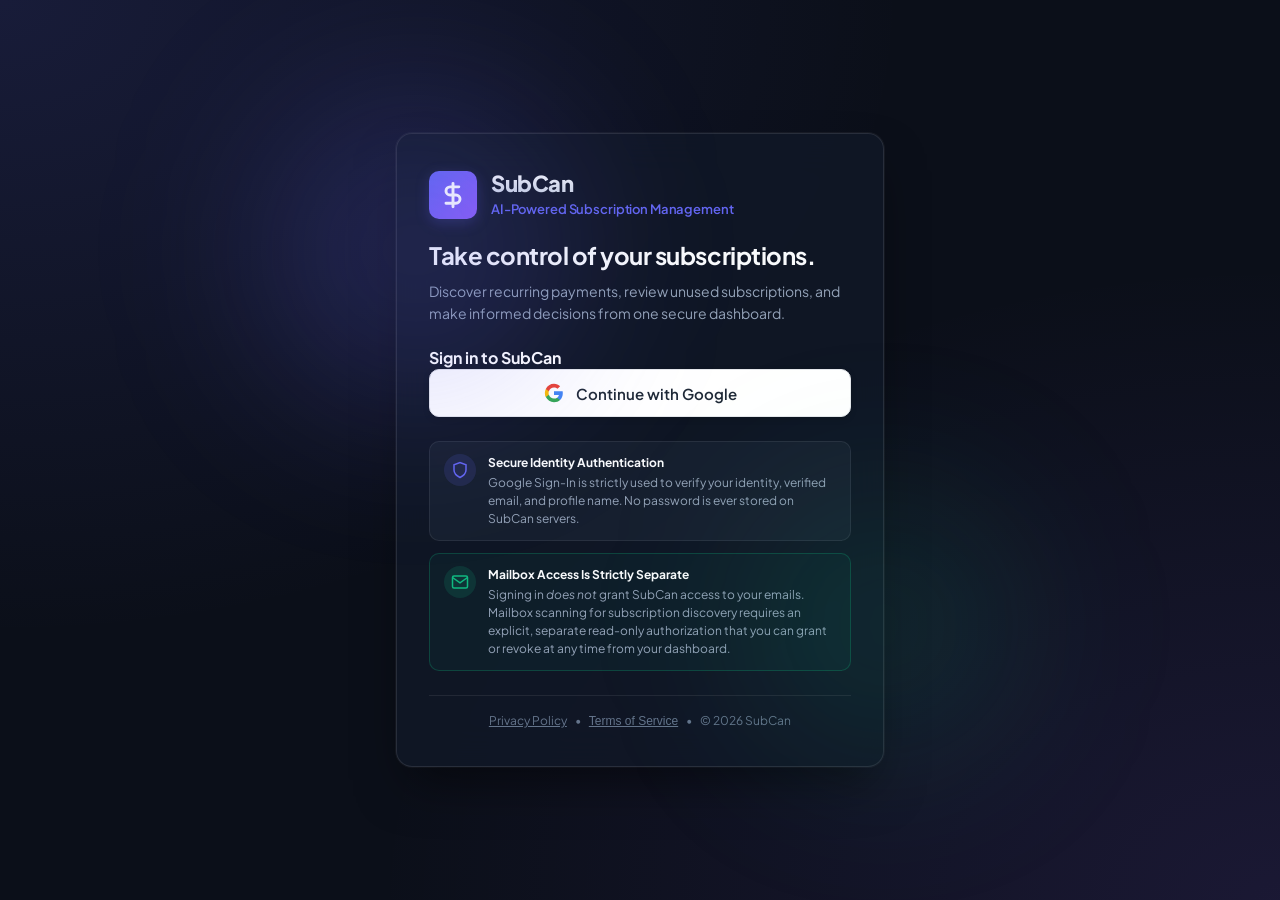
<file: frontend/index.html>
<!doctype html>
<html lang="en">
<head>
  <meta charset="utf-8">
  <meta name="viewport" content="width=device-width, initial-scale=1">
  <meta name="description" content="SubCan - AI-assisted subscription cancellation agent. Detect, decide, approve, cancel, and verify unused subscriptions.">
  <title>SubCan — AI-Assisted Subscription Cancellation Agent</title>
  <link rel="icon" type="image/svg+xml" href="data:image/svg+xml,%3Csvg xmlns='http://www.w3.org/2000/svg' viewBox='0 0 24 24' fill='none' stroke='%236366f1' stroke-width='2.5' stroke-linecap='round' stroke-linejoin='round'%3E%3Cpath d='M12 2v20M17 5H9.5a3.5 3.5 0 0 0 0 7h5a3.5 3.5 0 0 1 0 7H6'/%3E%3C/svg%3E">
  <link rel="preconnect" href="https://fonts.googleapis.com">
  <link rel="preconnect" href="https://fonts.gstatic.com" crossorigin>
  <link href="https://fonts.googleapis.com/css2?family=Plus+Jakarta+Sans:wght@400;500;600;700;800&family=JetBrains+Mono:wght@400;500;600&display=swap" rel="stylesheet">
  <link rel="stylesheet" href="./styles.css?v=2.1">
</head>
<body>
  <div class="app-layout">
    <!-- Navigation Sidebar / Topbar -->
    <header class="app-header">
      <div class="header-top-row">
        <div class="brand">
          <div class="logo-mark">
            <svg width="24" height="24" viewBox="0 0 24 24" fill="none" stroke="currentColor" stroke-width="2.5" stroke-linecap="round" stroke-linejoin="round">
              <path d="M12 2v20M17 5H9.5a3.5 3.5 0 0 0 0 7h5a3.5 3.5 0 0 1 0 7H6"/>
            </svg>
          </div>
          <div class="brand-text">
            <span class="brand-title">SubCan</span>
            <span class="brand-badge">Agent v0.1.0</span>
          </div>
        </div>

        <!-- Primary Action Area: API selector, signed-in user profile, sign-out button, and Repair Data button -->
        <div class="header-primary-actions">
          <div class="backend-switcher-container">
            <label for="backend-selector" class="backend-switcher-label">API:</label>
            <select id="backend-selector" class="backend-select" title="Backend API Target">
              <option value="https://subcan.onrender.com">Cloud (subcan.onrender.com)</option>
              <option value="http://127.0.0.1:8000">Local (127.0.0.1:8000)</option>
              <option value="custom">Switch Custom API...</option>
            </select>
          </div>
          <!-- Authenticated User Profile Badge & Logout -->
          <div id="auth-profile-container" class="user-profile-badge" title="Authenticated Profile">
            <div id="user-avatar-badge" class="user-avatar">U</div>
            <div class="user-info-text">
              <span id="user-name-display" class="user-name-label">Loading...</span>
              <span id="user-email-display" class="user-email-label">Authenticating...</span>
            </div>
            <button id="logout-btn" class="btn-logout" type="button" title="Sign out of SubCan">
              <svg width="12" height="12" viewBox="0 0 24 24" fill="none" stroke="currentColor" stroke-width="2.5"><path d="M9 21H5a2 2 0 0 1-2-2V5a2 2 0 0 1 2-2h4"/><polyline points="16 17 21 12 16 7"/><line x1="21" y1="12" x2="9" y2="12"/></svg>
              Sign Out
            </button>
          </div>
          <!-- Hidden user selector for test script compatibility -->
          <select id="user-selector" style="display:none;" aria-hidden="true">
            <option value="user_alice">Alice (user_alice)</option>
            <option value="user_bob">Bob (user_bob)</option>
            <option value="user_default">Default (user_default)</option>
          </select>
          <button id="repair-data-btn" class="button secondary header-action-btn" title="Repair mixed-account data collisions and enforce isolation">
            <svg width="14" height="14" viewBox="0 0 24 24" fill="none" stroke="currentColor" stroke-width="2"><path d="M14.7 6.3a1 1 0 0 0 0 1.4l1.6 1.6a1 1 0 0 0 1.4 0l3.77-3.77a6 6 0 0 1-7.94 7.94l-6.91 6.91a2.12 2.12 0 0 1-3-3l6.91-6.91a6 6 0 0 1 7.94-7.94l-3.76 3.76z"/></svg>
            Repair Data
          </button>
        </div>
      </div>

      <div class="header-bottom-row">
        <nav class="nav-tabs" role="tablist">
          <button id="tab-btn-dashboard" class="nav-tab active" role="tab" aria-selected="true" data-tab="tab-dashboard">
            <svg width="18" height="18" viewBox="0 0 24 24" fill="none" stroke="currentColor" stroke-width="2"><rect width="7" height="9" x="3" y="3" rx="1"/><rect width="7" height="5" x="14" y="3" rx="1"/><rect width="7" height="9" x="14" y="12" rx="1"/><rect width="7" height="5" x="3" y="16" rx="1"/></svg>
            Subscriptions
          </button>
          <button id="tab-btn-email" class="nav-tab" role="tab" aria-selected="false" data-tab="tab-email">
            <svg width="18" height="18" viewBox="0 0 24 24" fill="none" stroke="currentColor" stroke-width="2"><path d="M4 4h16c1.1 0 2 .9 2 2v12c0 1.1-.9 2-2 2H4c-1.1 0-2-.9-2-2V6c0-1.1.9-2 2-2z"/><polyline points="22,6 12,13 2,6"/></svg>
            Email Discovery
          </button>
          <button id="tab-btn-audit" class="nav-tab" role="tab" aria-selected="false" data-tab="tab-audit">
            <svg width="18" height="18" viewBox="0 0 24 24" fill="none" stroke="currentColor" stroke-width="2"><path d="M14 2H6a2 2 0 0 0-2 2v16a2 2 0 0 0 2 2h12a2 2 0 0 0 2-2V8z"/><polyline points="14 2 14 8 20 8"/><line x1="16" x2="8" y1="13" y2="13"/><line x1="16" x2="8" y1="17" y2="17"/><polyline points="10 9 9 9 8 9"/></svg>
            Audit & Reconciliation
          </button>
          <button id="tab-btn-tests" class="nav-tab" role="tab" aria-selected="false" data-tab="tab-tests">
            <svg width="18" height="18" viewBox="0 0 24 24" fill="none" stroke="currentColor" stroke-width="2"><path d="m9 11 3 3L22 4"/><path d="M21 12v7a2 2 0 0 1-2 2H5a2 2 0 0 1-2-2V5a2 2 0 0 1 2-2h11"/></svg>
            Acceptance Test Suite
          </button>
        </nav>

        <!-- Secondary Action Row: Export Data and Refresh -->
        <div class="header-secondary-actions">
          <button id="export-user-data-btn" class="button secondary header-action-btn" title="Export all user data (GDPR JSON)">
            <svg width="14" height="14" viewBox="0 0 24 24" fill="none" stroke="currentColor" stroke-width="2"><path d="M21 15v4a2 2 0 0 1-2 2H5a2 2 0 0 1-2-2v-4"/><polyline points="7 10 12 15 17 10"/><line x1="12" y1="15" x2="12" y2="3"/></svg>
            Export Data
          </button>
          <button id="refresh" class="button secondary header-action-btn" title="Refresh state">
            <svg width="14" height="14" viewBox="0 0 24 24" fill="none" stroke="currentColor" stroke-width="2"><path d="M3 12a9 9 0 0 1 9-9 9.75 9.75 0 0 1 6.74 2.74L21 8"/><path d="M21 3v5h-5"/><path d="M21 12a9 9 0 0 1-9 9 9.75 9.75 0 0 1-6.74-2.74L3 16"/><path d="M8 16H3v5"/></svg>
            Refresh
          </button>
        </div>
      </div>
    </header>

    <main class="main-content">
      <!-- Title section -->
      <section class="page-title-bar">
        <div class="page-title-header">
          <p class="eyebrow">SUBCAN FINTECH AGENT CORE</p>
          <h1 id="page-heading">Subscription review</h1>
          <p class="muted subtitle">Deterministic inactivity rules, explicit human approval gate, safe execution, and independent provider verification.</p>
        </div>
        <div class="run-control-box">
          <button id="open-add-sub-modal" class="button secondary" title="Manually add a subscription">
            <svg width="16" height="16" viewBox="0 0 24 24" fill="none" stroke="currentColor" stroke-width="2"><line x1="12" y1="5" x2="12" y2="19"/><line x1="5" y1="12" x2="19" y2="12"/></svg>
            Add Subscription
          </button>
          <div class="run-meta">
            <span class="label">CURRENT RUN</span>
            <strong id="active-run-id">No active run</strong>
          </div>
          <button id="start-run" class="button primary glow">
            <svg width="16" height="16" viewBox="0 0 24 24" fill="none" stroke="currentColor" stroke-width="2"><polygon points="5 3 19 12 5 21 5 3"/></svg>
            Start review run
          </button>
        </div>
      </section>

      <!-- Global notification banner -->
      <div id="notice" class="notice-banner" role="status" hidden>
        <span id="notice-icon" class="notice-icon"></span>
        <span id="notice-msg"></span>
        <button id="notice-close" class="notice-close" aria-label="Dismiss notice">×</button>
      </div>

      <!-- Tab 1: Dashboard & Review -->
      <div id="tab-dashboard" class="tab-pane active" role="tabpanel">
        <!-- Metric Overview Cards -->
        <section id="cards" class="metrics-grid" aria-label="Subscription Overview">
          <article class="metric-card">
            <div class="metric-header">
              <span class="metric-label">TOTAL MONITORED</span>
              <span class="metric-icon total">#</span>
            </div>
            <strong id="total" class="metric-value">0</strong>
            <span class="metric-foot">Ingested via connectors</span>
          </article>

          <article class="metric-card">
            <div class="metric-header">
              <span class="metric-label">INACTIVE CANDIDATES</span>
              <span class="metric-icon candidate">&ge;3m</span>
            </div>
            <strong id="inactive" class="metric-value">0</strong>
            <span class="metric-foot">Unused &ge; 3 calendar months</span>
          </article>

          <article class="metric-card">
            <div class="metric-header">
              <span class="metric-label">REQUIRING REVIEW</span>
              <span class="metric-icon review">!</span>
            </div>
            <strong id="review" class="metric-value">0</strong>
            <span class="metric-foot">Missing/contradictory evidence</span>
          </article>

          <article class="metric-card">
            <div class="metric-header">
              <span class="metric-label">PENDING APPROVAL</span>
              <span class="metric-icon pending">&#x23F3;</span>
            </div>
            <strong id="pending" class="metric-value">0</strong>
            <span class="metric-foot">Awaiting user confirmation</span>
          </article>

          <article class="metric-card highlight-success">
            <div class="metric-header">
              <span class="metric-label">VERIFIED CANCELLED</span>
              <span class="metric-icon verified">&#x2714;</span>
            </div>
            <strong id="verified" class="metric-value">0</strong>
            <span class="metric-foot">Independently verified off</span>
          </article>

          <article class="metric-card highlight-danger">
            <div class="metric-header">
              <span class="metric-label">BLOCKED / FAILED / KEPT</span>
              <span class="metric-icon blocked">&#x2718;</span>
            </div>
            <strong id="blocked" class="metric-value">0</strong>
            <span class="metric-foot">Preserved or stopped safely</span>
          </article>
        </section>

        <!-- Filter Controls -->
        <section class="toolbar-card" aria-label="Subscription search and filters">
          <div class="search-field">
            <svg width="16" height="16" viewBox="0 0 24 24" fill="none" stroke="currentColor" stroke-width="2"><circle cx="11" cy="11" r="8"/><path d="m21 21-4.3-4.3"/></svg>
            <input id="search" type="search" placeholder="Filter by service name, provider, or ID…">
          </div>
          <div class="toolbar-filters">
            <div class="filter-group">
              <label for="status-filter">Status</label>
              <select id="status-filter">
                <option value="">All statuses</option>
                <option value="active">Active</option>
                <option value="cancelled">Cancelled</option>
                <option value="unknown">Unknown</option>
                <option value="archived">Archived</option>
              </select>
            </div>
            <div class="filter-group">
              <label for="eligibility-filter">Eligibility</label>
              <select id="eligibility-filter">
                <option value="">All decisions</option>
                <option value="candidate">Eligible Candidate</option>
                <option value="needs_review">Needs Review</option>
                <option value="not_eligible">Not Eligible</option>
              </select>
            </div>
            <div class="filter-group">
              <label for="source-filter">Source</label>
              <select id="source-filter">
                <option value="">All sources</option>
                <option value="email">Gmail Confirmed</option>
                <option value="manual">Manually Added</option>
              </select>
            </div>
          </div>
        </section>

        <!-- Subscription Records Table -->
        <section class="table-card">
          <div class="card-header">
            <div>
              <h2>Subscriptions Overview</h2>
              <p id="table-subtext" class="muted">Live status of confirmed Gmail and manual subscriptions.</p>
            </div>
            <div class="legend">
              <span class="legend-item"><span class="dot candidate"></span> Candidate</span>
              <span class="legend-item"><span class="dot verified"></span> Verified Cancelled</span>
              <span class="legend-item"><span class="dot review"></span> Review Required</span>
            </div>
          </div>

          <div id="loading" class="empty-state">Loading subscription records from connectors…</div>

          <div class="table-wrap">
            <table class="data-table">
              <thead>
                <tr>
                  <th>SERVICE / SUBSCRIPTION ID</th>
                  <th>PROVIDER STATUS</th>
                  <th>LAST DETECTED USAGE</th>
                  <th>RENEWAL DATE</th>
                  <th>MONTHLY COST</th>
                  <th>ELIGIBILITY DECISION</th>
                  <th>AGENT WORKFLOW STATE</th>
                  <th>ACTIONS</th>
                </tr>
              </thead>
              <tbody id="subscription-rows"></tbody>
            </table>
          </div>
        </section>
      </div>

      <!-- Tab 2: Audit Trail & Reconciliation -->
      <div id="tab-audit" class="tab-pane" role="tabpanel" hidden>
        <div class="reconciliation-panel">
          <div class="reconcile-stats">
            <div class="stat-pill">
              <span class="stat-label">TOTAL EVALUATED</span>
              <strong id="audit-total-evaluated">0</strong>
            </div>
            <div class="stat-pill success">
              <span class="stat-label">CANCELLED & VERIFIED</span>
              <strong id="audit-total-cancelled">0</strong>
            </div>
            <div class="stat-pill neutral">
              <span class="stat-label">USER KEPT / DECLINED</span>
              <strong id="audit-total-kept">0</strong>
            </div>
            <div class="stat-pill highlight">
              <span class="stat-label">RECURRING MONTHLY SAVINGS</span>
              <strong id="audit-monthly-savings">$0.00</strong>
            </div>
          </div>

          <div class="audit-split">
            <!-- Run Itemized Breakdown -->
            <div class="card half-card">
              <div class="card-header">
                <h3>Subscription Reconciliation</h3>
                <span class="badge">Run Report</span>
              </div>
              <div class="table-wrap mini">
                <table class="data-table">
                  <thead>
                    <tr>
                      <th>Service</th>
                      <th>Final Status</th>
                      <th>Action Succeeded?</th>
                      <th>Independent Verification</th>
                    </tr>
                  </thead>
                  <tbody id="reconciliation-rows">
                    <tr><td colspan="4" class="empty-state">Start an orchestration run to inspect report reconciliation.</td></tr>
                  </tbody>
                </table>
              </div>
            </div>

            <!-- Immutable Event Log -->
            <div class="card half-card">
              <div class="card-header">
                <h3>Immutable Audit Trail (SQLite)</h3>
                <button id="refresh-audit" class="button secondary small">Refresh Trail</button>
              </div>
              <div id="audit-events-timeline" class="events-timeline">
                <div class="empty-state">No audit events found. Run a review and perform actions to generate events.</div>
              </div>
            </div>
          </div>
        </div>
      </div>

      <!-- Tab 3: Official Acceptance Test Suite (Screen E) -->
      <div id="tab-tests" class="tab-pane" role="tabpanel" hidden>
        <section class="test-runner-card">
          <div class="runner-header">
            <div>
              <h2>Official Acceptance Test Report (Screen E)</h2>
              <p class="muted">Live verification scorecard for TC1 - TC4 and required safety edge cases.</p>
            </div>
            <button id="run-official-tests-btn" class="button primary glow">
              <svg width="16" height="16" viewBox="0 0 24 24" fill="none" stroke="currentColor" stroke-width="2"><polygon points="5 3 19 12 5 21 5 3"/></svg>
              Execute Official Acceptance Suite
            </button>
          </div>

          <div id="test-summary-bar" class="test-summary-bar" hidden>
            <div class="scorecard-chip" id="chip-passed">Passed: <strong id="score-passed">0</strong></div>
            <div class="scorecard-chip" id="chip-failed">Failed: <strong id="score-failed">0</strong></div>
            <div class="scorecard-chip" id="chip-total">Total: <strong id="score-total">0</strong></div>
          </div>

          <div id="tests-loading" class="empty-state" hidden>Executing official test scenarios in mock environment…</div>

          <div class="table-wrap">
            <table class="data-table test-table">
              <thead>
                <tr>
                  <th style="width: 100px;">SCENARIO</th>
                  <th>TITLE & DESCRIPTION</th>
                  <th>INPUT FIXTURE</th>
                  <th>EXPECTED RESULT</th>
                  <th>ACTUAL RESULT</th>
                  <th style="width: 110px;">STATUS</th>
                  <th>SUPPORTING EVIDENCE</th>
                </tr>
              </thead>
              <tbody id="official-test-rows">
                <tr><td colspan="7" class="empty-state">Click 'Execute Official Acceptance Suite' to run all official test scenarios.</td></tr>
              </tbody>
            </table>
          </div>
        </section>
      </div>

      <!-- Tab 4: Email Discovery & Review -->
      <div id="tab-email" class="tab-pane" role="tabpanel" hidden>
        <div class="email-panel">
          <!-- Connection Status Hero Card -->
          <section class="email-hero">
            <div class="email-meta-box">
              <div style="display: flex; align-items: center; gap: 12px; margin-bottom: 4px;">
                <span id="email-status-pill" class="status-indicator disconnected">
                  <span class="pulse-dot"></span> <span id="email-status-label">Disconnected</span>
                </span>
                <span class="badge" id="oauth-mode-badge">Google OAuth 2.0</span>
              </div>
              <h2 id="email-address-display" style="font-size: 20px; font-weight: 700; color: #fff;">No connected mailbox</h2>
              <p class="muted" style="font-size: 13px;">Connect your Gmail account with read-only access to automatically detect recurring streaming and software receipts.</p>
              <div style="font-size: 12px; color: var(--text-muted); margin-top: 4px;">
                Last synchronized: <strong id="email-last-sync" style="color: var(--text-secondary);">Never</strong>
              </div>
              <div id="email-account-switcher-wrap" style="display: none; align-items: center; gap: 8px; margin-top: 10px; flex-wrap: wrap;">
                <label for="email-account-select" style="font-size: 12px; font-weight: 700; color: var(--text-muted);">ACTIVE MAILBOX:</label>
                <select id="email-account-select" class="input" style="padding: 3px 8px; font-size: 12px; height: 30px; background: rgba(30,41,59,0.9); color: #fff; border: 1px solid rgba(255,255,255,0.15); border-radius: 6px; max-width: 280px; cursor: pointer;"></select>
                <button id="email-rename-btn" class="button secondary small" style="padding: 3px 10px; font-size: 11px; height: 30px;" title="Rename active mailbox nickname">
                  <svg width="12" height="12" viewBox="0 0 24 24" fill="none" stroke="currentColor" stroke-width="2" style="vertical-align: middle; margin-right: 4px;"><path d="M17 3a2.828 2.828 0 1 1 4 4L7.5 20.5 2 22l1.5-5.5L17 3z"/></svg>Rename
                </button>
                <button id="email-connect-new-btn" class="button secondary small" style="padding: 3px 10px; font-size: 11px; height: 30px;" title="Connect another Gmail mailbox">
                  <svg width="12" height="12" viewBox="0 0 24 24" fill="none" stroke="currentColor" stroke-width="2" style="vertical-align: middle; margin-right: 4px;"><line x1="12" y1="5" x2="12" y2="19"/><line x1="5" y1="12" x2="19" y2="12"/></svg>Add Account
                </button>
              </div>
            </div>
            <div class="email-actions-box">
              <button id="email-connect-btn" class="button primary glow">
                <svg width="16" height="16" viewBox="0 0 24 24" fill="none" stroke="currentColor" stroke-width="2"><path d="M15 3h4a2 2 0 0 1 2 2v14a2 2 0 0 1-2 2h-4"/><polyline points="10 17 15 12 10 7"/><line x1="15" y1="12" x2="3" y2="12"/></svg>
                Connect Gmail Account
              </button>
              <button id="email-sync-btn" class="button secondary icon-btn" title="Scan mailbox for billing receipts">
                <svg width="16" height="16" viewBox="0 0 24 24" fill="none" stroke="currentColor" stroke-width="2"><path d="M21.5 2v6h-6M21.34 15.57a10 10 0 1 1-.57-8.38l5.67-5.67"/></svg>
                Sync Billing Emails
              </button>
              <button id="reset-demo-btn" class="button secondary small" title="Clear synthetic demo candidates while preserving real data">
                Reset Demo Data
              </button>
              <button id="email-disconnect-btn" class="button secondary small" style="display: none;">
                Disconnect
              </button>
            </div>
          </section>

          <!-- Diagnostics Panel -->
          <!-- Diagnostics Panel -->
          <section id="email-diagnostics-card" class="diagnostics-card" style="margin-bottom: 24px; padding: 16px 20px; background: rgba(30, 41, 59, 0.5); border: 1px solid rgba(148, 163, 184, 0.2); border-radius: 8px;">
            <div style="display: flex; justify-content: space-between; align-items: center; margin-bottom: 8px;">
              <h3 style="font-size: 14px; font-weight: 600; color: #fff; margin: 0;">Discovery & OAuth Diagnostics</h3>
              <span id="diag-mode-tag" class="badge">Checking...</span>
            </div>
            <div style="display: grid; grid-template-columns: repeat(auto-fit, minmax(180px, 1fr)); gap: 12px; font-size: 12px;">
              <div><span class="muted">Live OAuth Config:</span> <strong id="diag-oauth-config" style="color: var(--text-secondary);">—</strong></div>
              <div><span class="muted">Account Connection:</span> <strong id="diag-account-conn" style="color: var(--text-secondary);">—</strong></div>
              <div><span class="muted">Messages Discovered:</span> <strong id="diag-msgs-discovered" style="color: var(--text-secondary);">0</strong></div>
              <div><span class="muted">Messages Retrieved:</span> <strong id="diag-msgs-retrieved" style="color: var(--text-secondary);">0</strong></div>
              <div><span class="muted">Messages Parsed:</span> <strong id="diag-msgs-parsed" style="color: var(--text-secondary);">0</strong></div>
              <div><span class="muted">Messages Skipped:</span> <strong id="diag-msgs-skipped" style="color: var(--text-secondary);">0</strong></div>
              <div><span class="muted">Insufficient Evidence:</span> <strong id="diag-msgs-insufficient" style="color: var(--text-secondary);">0</strong></div>
              <div><span class="muted">Candidates Created:</span> <strong id="diag-candidates-parsed" style="color: var(--text-secondary);">0</strong></div>
              <div><span class="muted">Duplicates Collapsed:</span> <strong id="diag-dup-skipped" style="color: var(--text-secondary);">0</strong></div>
              <div><span class="muted">Parsing Failures:</span> <strong id="diag-parse-fail" style="color: var(--text-secondary);">0</strong></div>
              <div><span class="muted">Scan Range:</span> <strong id="diag-scan-range" style="color: var(--text-secondary);">—</strong></div>
            </div>
            <div id="diag-partial-scan-notice" style="margin-top: 10px; padding: 8px 12px; background: rgba(234, 179, 8, 0.15); border: 1px solid rgba(234, 179, 8, 0.4); border-radius: 6px; font-size: 12px; color: #facc15; display: none;">
              <strong>Partial Scan Notice:</strong> Search limit of <span id="diag-scan-limit">100</span> messages reached (<span id="diag-scan-window">—</span>). Earlier billing messages may exist in your mailbox.
            </div>
            <div id="diag-error-row" style="margin-top: 8px; font-size: 12px; color: #f87171; display: none;">
              <span class="muted">Error:</span> <span id="diag-error-text"></span>
            </div>
            <div style="display: flex; gap: 10px; margin-top: 14px; flex-wrap: wrap; align-items: center; border-top: 1px solid rgba(148, 163, 184, 0.15); padding-top: 12px;">
              <span class="muted" style="font-size: 11px; text-transform: uppercase; font-weight: 700; letter-spacing: 0.05em;">Database Integrity:</span>
              <button id="db-audit-btn" class="button secondary small" title="Inspect database records for mock fixtures and anomalies (Dry Run)">
                Audit Database (Dry Run)
              </button>
              <button id="db-reconcile-btn" class="button primary small" title="Reconcile database and clean out mock fixtures while preserving legitimate subscriptions">
                Apply Reconciliation
              </button>
            </div>
          </section>

          <!-- Candidate Review List -->
          <section class="table-card">
            <div class="card-header">
              <div>
                <h2>Discovered Subscription Candidates</h2>
                <p class="muted">Review candidate subscriptions extracted from billing emails. Confirm to add them to your unified monitoring inventory.</p>
              </div>
              <span id="candidate-count-badge" class="badge">0 candidates pending</span>
            </div>

            <div id="candidates-loading" class="empty-state" hidden>Searching mailbox and extracting subscription receipts…</div>

            <div class="table-wrap">
              <table class="data-table">
                <thead>
                  <tr>
                    <th>MERCHANT / SERVICE</th>
                    <th>SOURCE & EVIDENCE</th>
                    <th>EMAIL DATE</th>
                    <th>DETECTED COST</th>
                    <th>CYCLE</th>
                    <th>RENEWAL DATE</th>
                    <th>CONFIDENCE & NOTES</th>
                    <th>EVIDENCE EXCERPT</th>
                    <th>ACTIONS</th>
                  </tr>
                </thead>
                <tbody id="candidate-rows">
                  <tr><td colspan="9" class="empty-state">No subscription candidates were found in the scanned emails. This does not necessarily mean the account has no subscriptions.</td></tr>
                </tbody>
              </table>
            </div>
          </section>
        </div>
      </div>
    </main>

    <!-- Global App Footer -->
    <footer class="app-footer">
      <div class="footer-content">
        <div class="footer-brand">
          <div class="logo-mark mini" aria-hidden="true">
            <svg width="16" height="16" viewBox="0 0 24 24" fill="none" stroke="currentColor" stroke-width="2.5" stroke-linecap="round" stroke-linejoin="round">
              <path d="M12 2v20M17 5H9.5a3.5 3.5 0 0 0 0 7h5a3.5 3.5 0 0 1 0 7H6"/>
            </svg>
          </div>
          <span>SubCan &bull; AI-Powered Subscription Cancellation Agent</span>
        </div>
        <nav class="footer-nav" aria-label="Legal & Information">
          <a href="./privacy.html" class="footer-link">Privacy Policy</a>
          <span class="footer-sep">&bull;</span>
          <a href="./login.html" class="footer-link">Switch Account</a>
          <span class="footer-sep">&bull;</span>
          <span class="footer-copy">&copy; 2026 SubCan. All rights reserved.</span>
        </nav>
      </div>
    </footer>

    <!-- Slide-over Drawer for Subscription Details & Approval Gate -->
    <aside id="detail-drawer" class="drawer-overlay" hidden aria-hidden="true" style="display: none;">
      <div class="drawer" role="dialog" aria-modal="true" aria-labelledby="detail-title">
        <div class="drawer-header">
          <div>
            <span id="detail-eyebrow" class="drawer-eyebrow">SUBSCRIPTION DETAILS</span>
            <h2 id="detail-title">Service Details</h2>
            <code id="detail-subtitle" class="sub-id-code">—</code>
          </div>
          <button id="close-detail" class="icon-btn close-btn" aria-label="Close drawer">×</button>
        </div>

        <div id="detail-body" class="drawer-body">
          <!-- Populated dynamically when a subscription is inspected -->
        </div>
      </div>
    </aside>

    <!-- Add Subscription Modal Dialog -->
    <div id="add-sub-modal" class="modal-backdrop" hidden>
      <div class="modal-dialog" role="dialog" aria-modal="true" aria-labelledby="add-sub-title">
        <div class="modal-header">
          <h3 id="add-sub-title" class="modal-title">Track Subscription Manually</h3>
          <button id="close-add-sub-modal" class="icon-btn close-btn" aria-label="Close modal">×</button>
        </div>
        <form id="add-sub-form">
          <div class="modal-body">
            <div class="form-group">
              <label for="manual-service-name">Service / Merchant Name *</label>
              <input id="manual-service-name" class="form-control" type="text" placeholder="e.g. Netflix, Spotify, OpenAI" required>
            </div>

            <div class="form-row">
              <div class="form-group" style="flex: 2;">
                <label for="manual-cost">Billing Amount</label>
                <input id="manual-cost" class="form-control" type="number" step="0.01" min="0" placeholder="e.g. 1499.00">
              </div>
              <div class="form-group" style="flex: 1.2;">
                <label for="manual-currency">Currency</label>
                <select id="manual-currency" class="form-control">
                  <option value="INR" selected>INR (₹)</option>
                  <option value="USD">USD ($)</option>
                  <option value="EUR">EUR (€)</option>
                  <option value="GBP">GBP (£)</option>
                  <option value="CAD">CAD (CA$)</option>
                  <option value="AUD">AUD (A$)</option>
                  <option value="JPY">JPY (¥)</option>
                </select>
              </div>
              <div class="form-group" style="flex: 1.5;">
                <label for="manual-billing-cycle">Billing Interval</label>
                <select id="manual-billing-cycle" class="form-control">
                  <option value="monthly">Monthly</option>
                  <option value="annual">Annual</option>
                  <option value="quarterly">Quarterly</option>
                  <option value="weekly">Weekly</option>
                </select>
              </div>
            </div>

            <div class="form-row">
              <div class="form-group">
                <label for="manual-renewal-date">Next Renewal Date</label>
                <input id="manual-renewal-date" class="form-control" type="date">
              </div>
              <div class="form-group">
                <label for="manual-last-used">Last Streamed / Used Date</label>
                <input id="manual-last-used" class="form-control" type="date">
              </div>
            </div>

            <div class="form-row">
              <div class="form-group">
                <label for="manual-category">Category</label>
                <input id="manual-category" class="form-control" type="text" placeholder="e.g. streaming, software, cloud">
              </div>
              <div class="form-group">
                <label for="manual-status">Status</label>
                <select id="manual-status" class="form-control">
                  <option value="active">Active</option>
                  <option value="unknown">Unknown</option>
                  <option value="cancelled">Cancelled</option>
                </select>
              </div>
            </div>

            <div class="form-group">
              <label for="manual-portal-url">Official Account / Portal URL</label>
              <input id="manual-portal-url" class="form-control" type="url" placeholder="https://provider.com/account">
            </div>

            <div class="form-group">
              <label for="manual-notes">Notes / Reference</label>
              <textarea id="manual-notes" class="form-control" rows="2" placeholder="e.g. Family plan, registered under work email"></textarea>
            </div>
          </div>
          <div class="modal-footer">
            <button type="button" id="cancel-add-sub" class="button secondary">Cancel</button>
            <button type="submit" id="save-add-sub" class="button primary glow">Save to Inventory</button>
          </div>
        </form>
      </div>
    </div>

    <!-- Edit Subscription Modal Dialog -->
    <div id="edit-sub-modal" class="modal-backdrop" hidden>
      <div class="modal-dialog" role="dialog" aria-modal="true" aria-labelledby="edit-sub-title">
        <div class="modal-header">
          <h3 id="edit-sub-title" class="modal-title">Edit Subscription Details</h3>
          <button id="close-edit-sub-modal" class="icon-btn close-btn" aria-label="Close modal">×</button>
        </div>
        <form id="edit-sub-form">
          <input type="hidden" id="edit-sub-id">
          <div class="modal-body">
            <div class="form-group">
              <label for="edit-service-name">Service / Merchant Name</label>
              <input id="edit-service-name" class="form-control" type="text" required>
            </div>

            <div class="form-row">
              <div class="form-group">
                <label for="edit-cost">Monthly Cost ($)</label>
                <input id="edit-cost" class="form-control" type="number" step="0.01" min="0">
              </div>
              <div class="form-group">
                <label for="edit-billing-cycle">Billing Interval</label>
                <select id="edit-billing-cycle" class="form-control">
                  <option value="monthly">Monthly</option>
                  <option value="annual">Annual</option>
                  <option value="quarterly">Quarterly</option>
                  <option value="weekly">Weekly</option>
                </select>
              </div>
            </div>

            <div class="form-row">
              <div class="form-group">
                <label for="edit-renewal-date">Next Renewal Date</label>
                <input id="edit-renewal-date" class="form-control" type="date">
              </div>
              <div class="form-group">
                <label for="edit-last-used">Last Streamed / Used Date</label>
                <input id="edit-last-used" class="form-control" type="date">
              </div>
            </div>

            <div class="form-row">
              <div class="form-group">
                <label for="edit-category">Category</label>
                <input id="edit-category" class="form-control" type="text">
              </div>
              <div class="form-group">
                <label for="edit-status">Status</label>
                <select id="edit-status" class="form-control">
                  <option value="active">Active</option>
                  <option value="unknown">Unknown</option>
                  <option value="cancelled">Cancelled</option>
                </select>
              </div>
            </div>

            <div class="form-group">
              <label for="edit-notes">Notes / Reference</label>
              <textarea id="edit-notes" class="form-control" rows="2"></textarea>
            </div>
          </div>
          <div class="modal-footer">
            <button type="button" id="cancel-edit-sub" class="button secondary">Cancel</button>
            <button type="submit" id="save-edit-sub" class="button primary glow">Save Changes</button>
          </div>
        </form>
      </div>
    </div>
  </div>

  <script src="./app.js?v=2.1"></script>
</body>
</html>
</file>
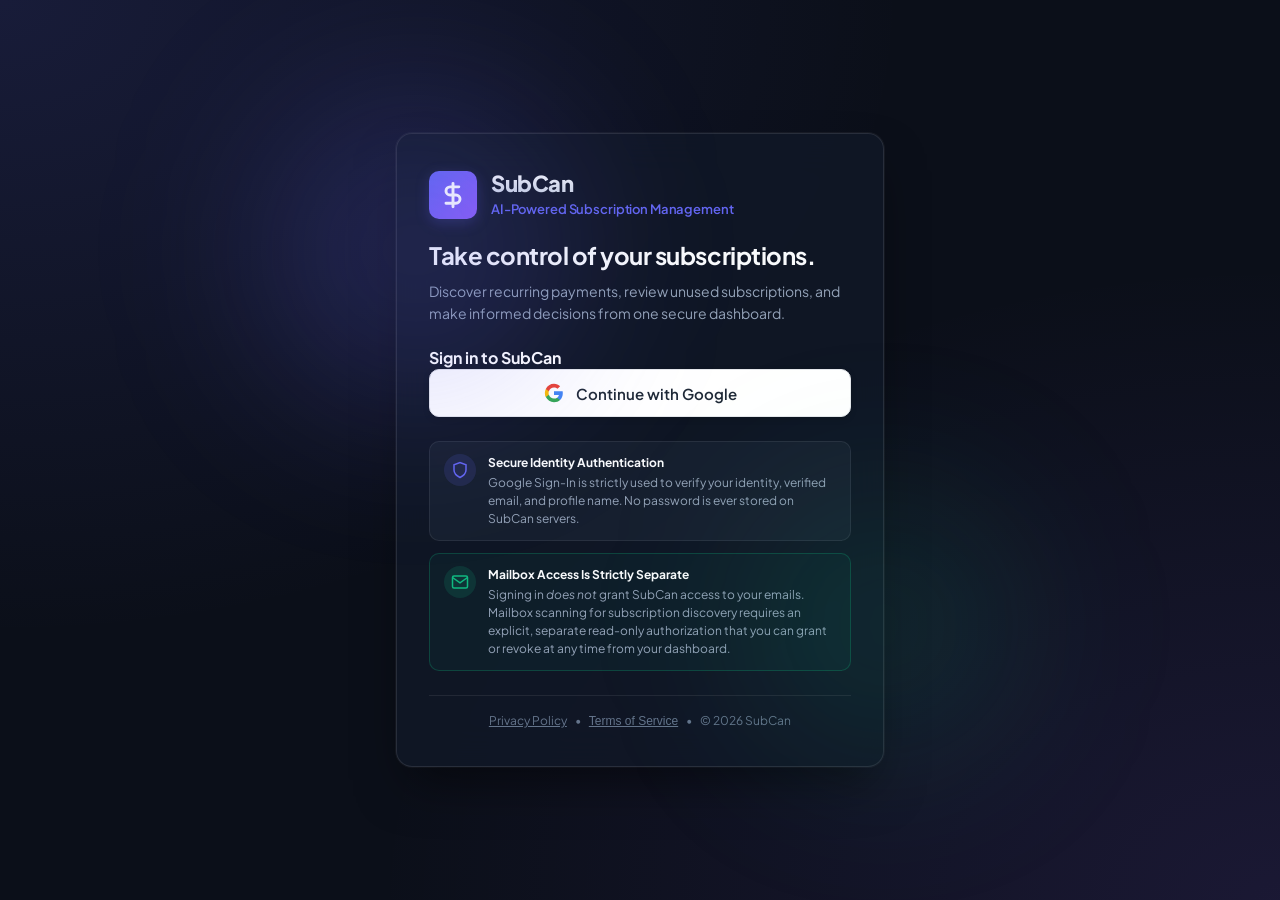
<file: frontend/login.html>
<!doctype html>
<html lang="en">
<head>
  <meta charset="utf-8">
  <meta name="viewport" content="width=device-width, initial-scale=1">
  <meta name="description" content="SubCan - AI-Powered Subscription Management. Discover recurring payments, review unused subscriptions, and make informed decisions from one secure dashboard.">
  <title>SubCan — Sign In | AI-Powered Subscription Management</title>
  <link rel="icon" type="image/svg+xml" href="data:image/svg+xml,%3Csvg xmlns='http://www.w3.org/2000/svg' viewBox='0 0 24 24' fill='none' stroke='%236366f1' stroke-width='2.5' stroke-linecap='round' stroke-linejoin='round'%3E%3Cpath d='M12 2v20M17 5H9.5a3.5 3.5 0 0 0 0 7h5a3.5 3.5 0 0 1 0 7H6'/%3E%3C/svg%3E">
  <link rel="preconnect" href="https://fonts.googleapis.com">
  <link rel="preconnect" href="https://fonts.gstatic.com" crossorigin>
  <link href="https://fonts.googleapis.com/css2?family=Plus+Jakarta+Sans:wght@400;500;600;700;800&family=JetBrains+Mono:wght@400;500;600&display=swap" rel="stylesheet">
  <link rel="stylesheet" href="./styles.css?v=2.2">
  <!-- Google Identity Services client library -->
  <script src="https://accounts.google.com/gsi/client" async defer></script>
</head>
<body class="auth-body">
  <div class="auth-page-wrapper">
    <!-- Ambient glowing backdrop effect -->
    <div class="auth-glow auth-glow-1"></div>
    <div class="auth-glow auth-glow-2"></div>

    <main class="auth-card" role="main">
      <!-- Brand & Header -->
      <header class="auth-header">
        <div class="auth-brand">
          <div class="logo-mark" aria-hidden="true">
            <svg width="28" height="28" viewBox="0 0 24 24" fill="none" stroke="currentColor" stroke-width="2.5" stroke-linecap="round" stroke-linejoin="round">
              <path d="M12 2v20M17 5H9.5a3.5 3.5 0 0 0 0 7h5a3.5 3.5 0 0 1 0 7H6"/>
            </svg>
          </div>
          <div class="brand-text-group">
            <h1 class="brand-title">SubCan</h1>
            <span class="auth-subtitle">AI-Powered Subscription Management</span>
          </div>
        </div>

        <div class="auth-hero">
          <h2 class="auth-main-heading">Take control of your subscriptions.</h2>
          <p class="auth-lead-text">
            Discover recurring payments, review unused subscriptions, and make informed decisions from one secure dashboard.
          </p>
        </div>
      </header>

      <!-- Status & Error Alert Banners -->
      <div id="auth-alert" class="auth-alert" role="alert" hidden>
        <div class="auth-alert-icon" id="auth-alert-icon">
          <svg width="20" height="20" viewBox="0 0 24 24" fill="none" stroke="currentColor" stroke-width="2">
            <circle cx="12" cy="12" r="10"/><line x1="12" y1="8" x2="12" y2="12"/><line x1="12" y1="16" x2="12.01" y2="16"/>
          </svg>
        </div>
        <div class="auth-alert-content">
          <strong id="auth-alert-title">Authentication notice</strong>
          <p id="auth-alert-msg"></p>
        </div>
        <button id="auth-alert-close" class="auth-alert-close" aria-label="Close alert">&times;</button>
      </div>

      <!-- Authentication Action Section -->
      <section class="auth-actions-section" aria-labelledby="signin-heading">
        <h3 id="signin-heading" class="sr-only">Sign in to SubCan</h3>

        <!-- Primary: Google Sign In Button -->
        <button id="google-signin-btn" class="google-btn" type="button" aria-label="Continue with Google">
          <span class="google-btn-icon" aria-hidden="true">
            <svg width="20" height="20" viewBox="0 0 24 24">
              <path fill="#4285F4" d="M22.56 12.25c0-.78-.07-1.53-.2-2.25H12v4.26h5.92c-.26 1.37-1.04 2.53-2.21 3.31v2.77h3.57c2.08-1.92 3.28-4.74 3.28-8.09z"/>
              <path fill="#34A853" d="M12 23c2.97 0 5.46-.98 7.28-2.66l-3.57-2.77c-.98.66-2.23 1.06-3.71 1.06-2.86 0-5.29-1.93-6.16-4.53H2.18v2.84C3.99 20.53 7.7 23 12 23z"/>
              <path fill="#FBBC05" d="M5.84 14.09c-.22-.66-.35-1.36-.35-2.09s.13-1.43.35-2.09V7.06H2.18C1.43 8.55 1 10.22 1 12s.43 3.45 1.18 4.94l2.85-2.22.81-.63z"/>
              <path fill="#EA4335" d="M12 5.38c1.62 0 3.06.56 4.21 1.64l3.15-3.15C17.45 2.09 14.97 1 12 1 7.7 1 3.99 3.47 2.18 7.06l3.66 2.84c.87-2.6 3.3-4.52 6.16-4.52z"/>
            </svg>
          </span>
          <span class="google-btn-label" id="google-btn-label">Continue with Google</span>
          <span class="google-btn-spinner" id="google-btn-spinner" hidden>
            <svg class="spinner-svg" width="20" height="20" viewBox="0 0 24 24" fill="none" stroke="currentColor" stroke-width="2.5">
              <circle cx="12" cy="12" r="10" stroke-opacity="0.25"/>
              <path d="M12 2a10 10 0 0 1 10 10" stroke-linecap="round"/>
            </svg>
          </span>
        </button>

        <!-- Hidden Native GIS Container for automatic rendering if available -->
        <div id="g_id_onload" class="g-signin-placeholder" hidden></div>

        <!-- Retry and Cancel controls (visible when an error occurs) -->
        <div id="auth-recovery-controls" class="auth-recovery-controls" hidden>
          <button id="auth-retry-btn" class="button secondary small" type="button">
            <svg width="14" height="14" viewBox="0 0 24 24" fill="none" stroke="currentColor" stroke-width="2">
              <path d="M21 2v6h-6"/><path d="M3 12a9 9 0 0 1 15-6.7L21 8"/><path d="M3 22v-6h6"/><path d="M21 12a9 9 0 0 1-15 6.7L3 16"/>
            </svg>
            Try Again
          </button>
          <button id="auth-cancel-btn" class="button secondary small" type="button">Dismiss</button>
        </div>
      </section>

      <!-- Security, Scope Separation & Privacy Notices -->
      <section class="auth-notices-container" aria-label="Privacy and Authorization Details">
        <!-- Identity notice -->
        <div class="auth-notice-card">
          <div class="notice-icon-bubble">
            <svg width="18" height="18" viewBox="0 0 24 24" fill="none" stroke="#6366f1" stroke-width="2">
              <path d="M12 22s8-4 8-10V5l-8-3-8 3v7c0 6 8 10 8 10z"/>
            </svg>
          </div>
          <div class="notice-text">
            <strong>Secure Identity Authentication</strong>
            <p>
              Google Sign-In is strictly used to verify your identity, verified email, and profile name. No password is ever stored on SubCan servers.
            </p>
          </div>
        </div>

        <!-- Gmail Scope Separation notice -->
        <div class="auth-notice-card scope-notice">
          <div class="notice-icon-bubble email-bubble">
            <svg width="18" height="18" viewBox="0 0 24 24" fill="none" stroke="#10b981" stroke-width="2">
              <path d="M4 4h16c1.1 0 2 .9 2 2v12c0 1.1-.9 2-2 2H4c-1.1 0-2-.9-2-2V6c0-1.1.9-2 2-2z"/>
              <polyline points="22,6 12,13 2,6"/>
            </svg>
          </div>
          <div class="notice-text">
            <strong>Mailbox Access Is Strictly Separate</strong>
            <p>
              Signing in <em>does not</em> grant SubCan access to your emails. Mailbox scanning for subscription discovery requires an explicit, separate read-only authorization that you can grant or revoke at any time from your dashboard.
            </p>
          </div>
        </div>
      </section>

      <!-- Testing & Developer Demonstration Access (Only enabled for local dev / explicit testing) -->
      <section class="auth-demo-section" id="auth-demo-section" style="display: none;">
        <details class="demo-details" id="demo-details">
          <summary class="demo-summary">
            <span>Developer / Demonstration Access</span>
            <svg class="chevron" width="16" height="16" viewBox="0 0 24 24" fill="none" stroke="currentColor" stroke-width="2"><polyline points="6 9 12 15 18 9"/></svg>
          </summary>
          <div class="demo-body">
            <p class="demo-hint">
              Use for local development or evaluating account isolation without connecting a live Google Cloud project.
            </p>
            <div class="demo-buttons-group">
              <button class="button secondary small demo-login-btn" type="button" data-user="user_alice" data-name="Alice Morgan" data-email="alice@example.com">
                Sign in as Alice (user_alice)
              </button>
              <button class="button secondary small demo-login-btn" type="button" data-user="user_bob" data-name="Bob Smith" data-email="bob@example.com">
                Sign in as Bob (user_bob)
              </button>
            </div>
            <div class="api-target-wrapper">
              <label for="login-api-selector" class="api-label">Backend API Target:</label>
              <select id="login-api-selector" class="input input-sm">
                <option value="https://subcan.onrender.com">Cloud (subcan.onrender.com)</option>
                <option value="http://127.0.0.1:8000">Local (127.0.0.1:8000)</option>
                <option value="custom">Switch Custom Base URL...</option>
              </select>
            </div>
          </div>
        </details>
      </section>

      <!-- Footer Links: Privacy Policy & Terms of Service -->
      <footer class="auth-footer">
        <nav class="auth-legal-nav" aria-label="Legal terms">
          <a href="./privacy.html" class="legal-link" id="privacy-policy-link">Privacy Policy</a>
          <span class="legal-sep" aria-hidden="true">&bull;</span>
          <button id="open-privacy-modal" class="legal-link" type="button" style="display: none;" aria-hidden="true">Privacy Preview</button>
          <button id="open-terms-modal" class="legal-link" type="button">Terms of Service</button>
          <span class="legal-sep" aria-hidden="true">&bull;</span>
          <span class="legal-copy">&copy; 2026 SubCan</span>
        </nav>
      </footer>
    </main>
  </div>

  <!-- Privacy Policy Modal Dialog -->
  <dialog id="privacy-modal" class="legal-modal" aria-labelledby="privacy-modal-title">
    <div class="legal-modal-card">
      <header class="legal-modal-header">
        <h3 id="privacy-modal-title">SubCan Privacy Policy</h3>
        <button class="legal-modal-close" id="close-privacy-modal" aria-label="Close dialog">&times;</button>
      </header>
      <div class="legal-modal-body">
        <p><strong>Effective Date:</strong> January 1, 2026</p>
        <h4>1. Authentication & Identity Data</h4>
        <p>When you sign in using Google Identity Services, SubCan receives and verifies your Google subject identifier (sub), your primary email address, and your display name. We use this information strictly to identify your account session and isolate your subscription records.</p>
        <h4>2. Gmail Mailbox Authorization (Optional)</h4>
        <p>Connecting your Gmail mailbox requires separate, explicit authorization for <code>https://www.googleapis.com/auth/gmail.readonly</code>. SubCan only scans message headers and billing receipts for recurring payment patterns and subscription confirmations. We never sell your personal data or read unassociated personal messages.</p>
        <h4>3. Data Retention & Isolation</h4>
        <p>Each user's data is stored with multi-tenant account isolation. You can export or request complete deletion of your records and revoke email authorization at any time directly through the dashboard.</p>
        <p style="margin-top: 10px;">
          <a href="./privacy.html" class="button secondary small" style="display: inline-flex; align-items: center; gap: 6px;">
            Read Comprehensive Production Privacy Policy &rarr;
          </a>
        </p>
      </div>
      <footer class="legal-modal-footer">
        <button class="button primary small close-modal-btn" type="button" data-modal="privacy-modal">Understood</button>
      </footer>
    </div>
  </dialog>

  <!-- Terms of Service Modal Dialog -->
  <dialog id="terms-modal" class="legal-modal" aria-labelledby="terms-modal-title">
    <div class="legal-modal-card">
      <header class="legal-modal-header">
        <h3 id="terms-modal-title">SubCan Terms of Service</h3>
        <button class="legal-modal-close" id="close-terms-modal" aria-label="Close dialog">&times;</button>
      </header>
      <div class="legal-modal-body">
        <p><strong>Effective Date:</strong> January 1, 2026</p>
        <h4>1. Acceptance of Terms</h4>
        <p>By accessing or using SubCan, you agree to these Terms of Service. If you disagree with any part, you may not use the platform.</p>
        <h4>2. Subscription Analysis & Actions</h4>
        <p>SubCan provides AI-assisted detection of recurring subscription payments and automated cancellation workflows. You maintain final authority and approval over any cancellation actions initiated on your behalf.</p>
        <h4>3. Security & Access Control</h4>
        <p>You are responsible for maintaining the confidentiality of your Google authentication credentials. Access to our services is subject to fair use and compliance with all applicable data protection regulations.</p>
      </div>
      <footer class="legal-modal-footer">
        <button class="button primary small close-modal-btn" type="button" data-modal="terms-modal">I Agree</button>
      </footer>
    </div>
  </dialog>

  <!-- Inline Auth Client Logic -->
  <script>
    (function() {
      const DEFAULT_BACKEND_URL = "https://subcan.onrender.com";

      function getBackendUrl() {
        const custom = localStorage.getItem("subcan_backend_url");
        if (custom && custom.trim()) {
          return custom.trim().replace(/\/+$/, "");
        }
        if (typeof window !== "undefined" && window.location && window.location.origin) {
          const origin = window.location.origin;
          if (origin === "https://subcan.onrender.com" || origin.includes("localhost:8000") || origin.includes("127.0.0.1:8000")) {
            return origin;
          }
        }
        return DEFAULT_BACKEND_URL;
      }

      function setBackendUrl(url) {
        if (url && url.trim()) {
          localStorage.setItem("subcan_backend_url", url.trim().replace(/\/+$/, ""));
        } else {
          localStorage.removeItem("subcan_backend_url");
        }
      }

      function showAlert(message, type = "info", title = "") {
        const alertEl = document.getElementById("auth-alert");
        const msgEl = document.getElementById("auth-alert-msg");
        const titleEl = document.getElementById("auth-alert-title");
        if (!alertEl || !msgEl) return;
        if (!message) {
          alertEl.hidden = true;
          return;
        }
        msgEl.textContent = message;
        titleEl.textContent = title || (type === "error" ? "Authentication Failed" : "Notice");
        alertEl.className = "auth-alert " + type;
        alertEl.hidden = false;
        if (type === "error") {
          document.getElementById("auth-recovery-controls").hidden = false;
        }
      }

      function hideAlert() {
        const alertEl = document.getElementById("auth-alert");
        if (alertEl) alertEl.hidden = true;
        const rec = document.getElementById("auth-recovery-controls");
        if (rec) rec.hidden = true;
      }

      function setButtonLoading(loading) {
        const btn = document.getElementById("google-signin-btn");
        const label = document.getElementById("google-btn-label");
        const spinner = document.getElementById("google-btn-spinner");
        if (!btn || !label || !spinner) return;
        btn.disabled = loading;
        if (loading) {
          label.textContent = "Connecting to Google...";
          spinner.hidden = false;
        } else {
          label.textContent = "Continue with Google";
          spinner.hidden = true;
        }
      }

      function redirectToDashboard(sessionToken, userId) {
        if (sessionToken) {
          localStorage.setItem("subcan_session_token", sessionToken);
        }
        if (userId) {
          localStorage.setItem("subcan_user_id", userId);
        }
        // Determine dashboard URL: ./index.html relative to current location
        const target = "./index.html" + (sessionToken ? ("#session_token=" + encodeURIComponent(sessionToken)) : "");
        window.location.href = target;
      }

      // Check if user already has an active session
      async function checkExistingSession() {
        const existingToken = localStorage.getItem("subcan_session_token");
        if (!existingToken) return;

        try {
          const res = await fetch(getBackendUrl() + "/api/auth/me", {
            headers: {
              "Authorization": "Bearer " + existingToken
            },
            credentials: "include"
          });
          if (res.ok) {
            const data = await res.json();
            if (data && data.user_id) {
              showAlert("Existing session active. Redirecting to dashboard...", "success", "Welcome Back");
              setTimeout(() => {
                redirectToDashboard(existingToken, data.user_id);
              }, 400);
            }
          } else {
            // Session expired or invalid
            localStorage.removeItem("subcan_session_token");
          }
        } catch (err) {
          console.warn("Session check error:", err);
        }
      }

      // Process Google ID Token from Google Identity Services
      async function handleGoogleCredentialResponse(response) {
        if (!response || !response.credential) {
          showAlert("Did not receive identity credentials from Google. Please try again.", "error");
          setButtonLoading(false);
          return;
        }

        setButtonLoading(true);
        hideAlert();

        try {
          const res = await fetch(getBackendUrl() + "/api/auth/google", {
            method: "POST",
            headers: {
              "Content-Type": "application/json"
            },
            credentials: "include",
            body: JSON.stringify({ id_token: response.credential })
          });

          const data = await res.json().catch(() => ({}));

          if (!res.ok) {
            const msg = data.error?.message || data.detail?.message || "Google token verification failed.";
            throw new Error(msg);
          }

          showAlert("Sign in successful! Loading your dashboard...", "success", "Verified");
          setTimeout(() => {
            redirectToDashboard(data.session_token, data.user?.user_id);
          }, 500);
        } catch (err) {
          setButtonLoading(false);
          showAlert(err.message || "Failed to authenticate with SubCan backend.", "error");
        }
      }

      // Fallback: initiate Google OAuth 2.0 / OpenID Connect authorization code flow via backend
      async function initiateGoogleRedirectFlow() {
        setButtonLoading(true);
        hideAlert();

        try {
          const res = await fetch(getBackendUrl() + "/api/auth/google/url", {
            credentials: "include"
          });
          const data = await res.json().catch(() => ({}));
          if (!res.ok || !data.authorization_url) {
            const msg = data.error?.message || data.detail?.message || "Failed to generate Google Sign-In URL.";
            throw new Error(msg);
          }

          // Redirect browser to Google Sign-In
          window.location.href = data.authorization_url;
        } catch (err) {
          setButtonLoading(false);
          showAlert(err.message || "Failed to start Google authentication.", "error");
        }
      }

      // Handle Demo Login
      async function handleDemoLogin(userId, name, email) {
        setButtonLoading(true);
        hideAlert();

        try {
          const res = await fetch(getBackendUrl() + "/api/auth/demo-login", {
            method: "POST",
            headers: {
              "Content-Type": "application/json"
            },
            credentials: "include",
            body: JSON.stringify({ user_id: userId, name: name, email: email })
          });

          const data = await res.json().catch(() => ({}));
          if (!res.ok) {
            const msg = data.error?.message || data.detail?.message || "Demo login failed.";
            throw new Error(msg);
          }

          showAlert(`Signed in as ${name}. Redirecting to dashboard...`, "success", "Demo Mode");
          setTimeout(() => {
            redirectToDashboard(data.session_token, data.user?.user_id);
          }, 400);
        } catch (err) {
          setButtonLoading(false);
          showAlert(err.message || "Demo login request failed.", "error");
        }
      }

      // Initialize Google Identity Services SDK
      async function initGoogleIdentityServices() {
        let clientId = "732190779152-ukqcft0m8kghsut1vi3l71stgjgfd81r.apps.googleusercontent.com";
        try {
          const res = await fetch(getBackendUrl() + "/api/auth/google/url");
          if (res.ok) {
            const data = await res.json();
            if (data.client_id) {
              clientId = data.client_id;
            }
          }
        } catch (e) {
          // Fallback to default client ID
        }

        if (typeof google !== "undefined" && google.accounts && google.accounts.id) {
          try {
            google.accounts.id.initialize({
              client_id: clientId,
              callback: handleGoogleCredentialResponse,
              auto_select: false,
              cancel_on_tap_outside: true,
            });
            // Try One Tap prompt unobtrusively
            google.accounts.id.prompt((notification) => {
              if (notification.isNotDisplayed()) {
                console.log("GIS One Tap not displayed:", notification.getNotDisplayedReason());
              } else if (notification.isSkippedMoment()) {
                console.log("GIS One Tap skipped:", notification.getSkippedReason());
              } else if (notification.isDismissedMoment()) {
                console.log("GIS One Tap dismissed:", notification.getDismissedReason());
              }
            });
          } catch (e) {
            console.warn("Google Identity Services initialization notice:", e);
          }
        }
      }

      // Event Wiring
      document.addEventListener("DOMContentLoaded", () => {
        // Show developer section ONLY on localhost/127.0.0.1 or explicit dev/demo query param
        const host = window.location.hostname;
        const isDevHost = host === "localhost" || host === "127.0.0.1" || 
                          window.location.search.includes("dev=1") || 
                          window.location.search.includes("demo=1") ||
                          window.location.hash.includes("dev=1");
        const devSec = document.getElementById("auth-demo-section");
        if (devSec && isDevHost) {
          devSec.style.display = "block";
        }

        // Check for error parameters in URL (e.g. from OAuth redirect)
        const urlParams = new URLSearchParams(window.location.search);
        const hashParams = new URLSearchParams(window.location.hash.substring(1));
        const authError = urlParams.get("error") || hashParams.get("error");
        if (authError) {
          showAlert(authError, "error", "Sign-in Cancelled or Denied");
        }

        // Check if session token passed in hash
        const sessionToken = hashParams.get("session_token");
        if (sessionToken) {
          redirectToDashboard(sessionToken, hashParams.get("user_id"));
          return;
        }

        // Check existing session
        checkExistingSession();

        // Primary Google button action: initiate secure OpenID Connect authorization-code flow with PKCE
        const googleBtn = document.getElementById("google-signin-btn");
        if (googleBtn) {
          googleBtn.addEventListener("click", () => {
            initiateGoogleRedirectFlow();
          });
        }

        // Retry & Cancel buttons
        document.getElementById("auth-retry-btn")?.addEventListener("click", () => {
          hideAlert();
          googleBtn?.click();
        });
        document.getElementById("auth-cancel-btn")?.addEventListener("click", hideAlert);
        document.getElementById("auth-alert-close")?.addEventListener("click", hideAlert);

        // Demo buttons
        document.querySelectorAll(".demo-login-btn").forEach(btn => {
          btn.addEventListener("click", (e) => {
            const uid = e.target.getAttribute("data-user");
            const name = e.target.getAttribute("data-name");
            const email = e.target.getAttribute("data-email");
            handleDemoLogin(uid, name, email);
          });
        });

        // Backend Switcher
        const apiSelector = document.getElementById("login-api-selector");
        if (apiSelector) {
          const currentUrl = getBackendUrl();
          if (currentUrl === "https://subcan.onrender.com" || currentUrl === "http://127.0.0.1:8000") {
            apiSelector.value = currentUrl;
          } else {
            apiSelector.value = "custom";
          }

          apiSelector.addEventListener("change", (e) => {
            let val = e.target.value;
            if (val === "custom") {
              const entered = prompt("Enter Backend API Base URL:", getBackendUrl());
              if (!entered || !entered.trim()) {
                apiSelector.value = getBackendUrl();
                return;
              }
              val = entered.trim().replace(/\/+$/, "");
            }
            setBackendUrl(val);
            showAlert("Switched backend API target to: " + val, "info");
          });
        }

        // Modals
        const privModal = document.getElementById("privacy-modal");
        const termsModal = document.getElementById("terms-modal");

        document.getElementById("open-privacy-modal")?.addEventListener("click", () => privModal?.showModal());
        document.getElementById("close-privacy-modal")?.addEventListener("click", () => privModal?.close());
        document.getElementById("open-terms-modal")?.addEventListener("click", () => termsModal?.showModal());
        document.getElementById("close-terms-modal")?.addEventListener("click", () => termsModal?.close());

        document.querySelectorAll(".close-modal-btn").forEach(btn => {
          btn.addEventListener("click", (e) => {
            const id = e.target.getAttribute("data-modal");
            document.getElementById(id)?.close();
          });
        });

        // Initialize GIS after slight delay for script load
        setTimeout(initGoogleIdentityServices, 600);
      });
    })();
  </script>
</body>
</html>
</file>
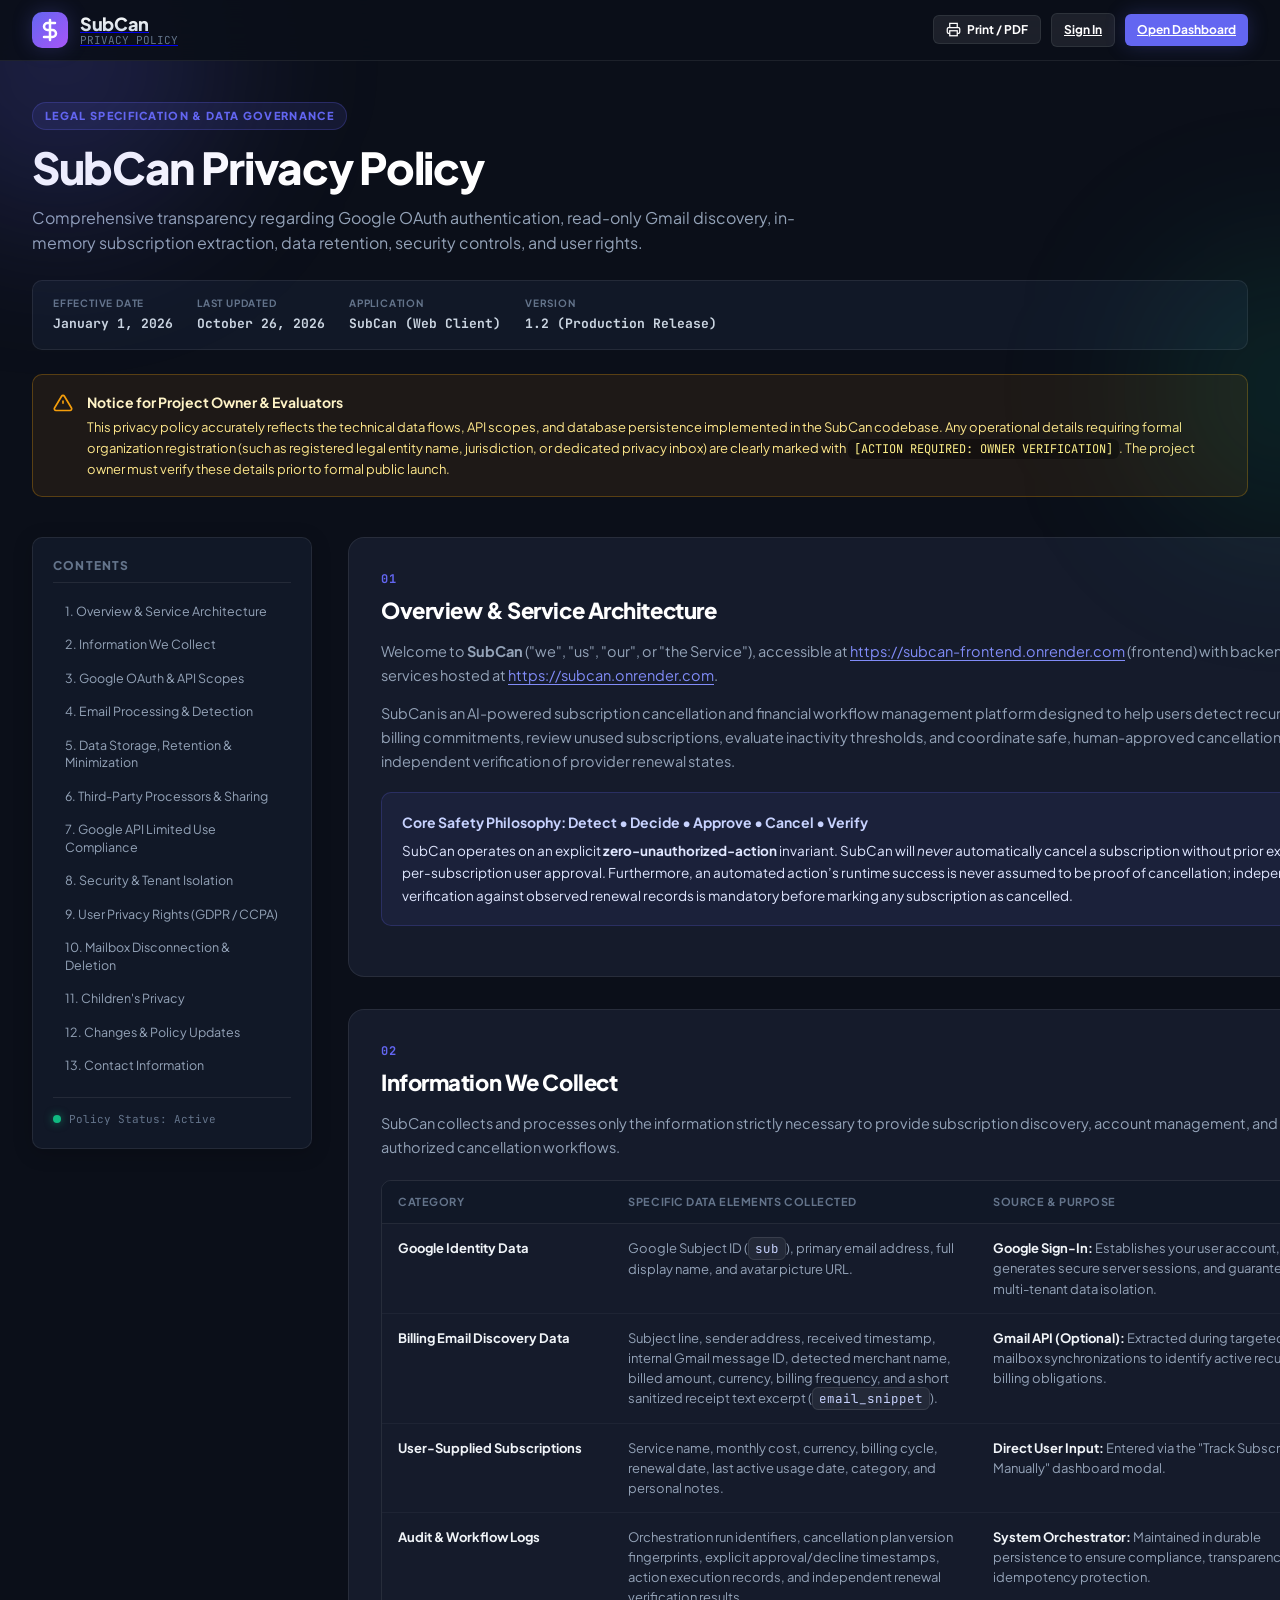
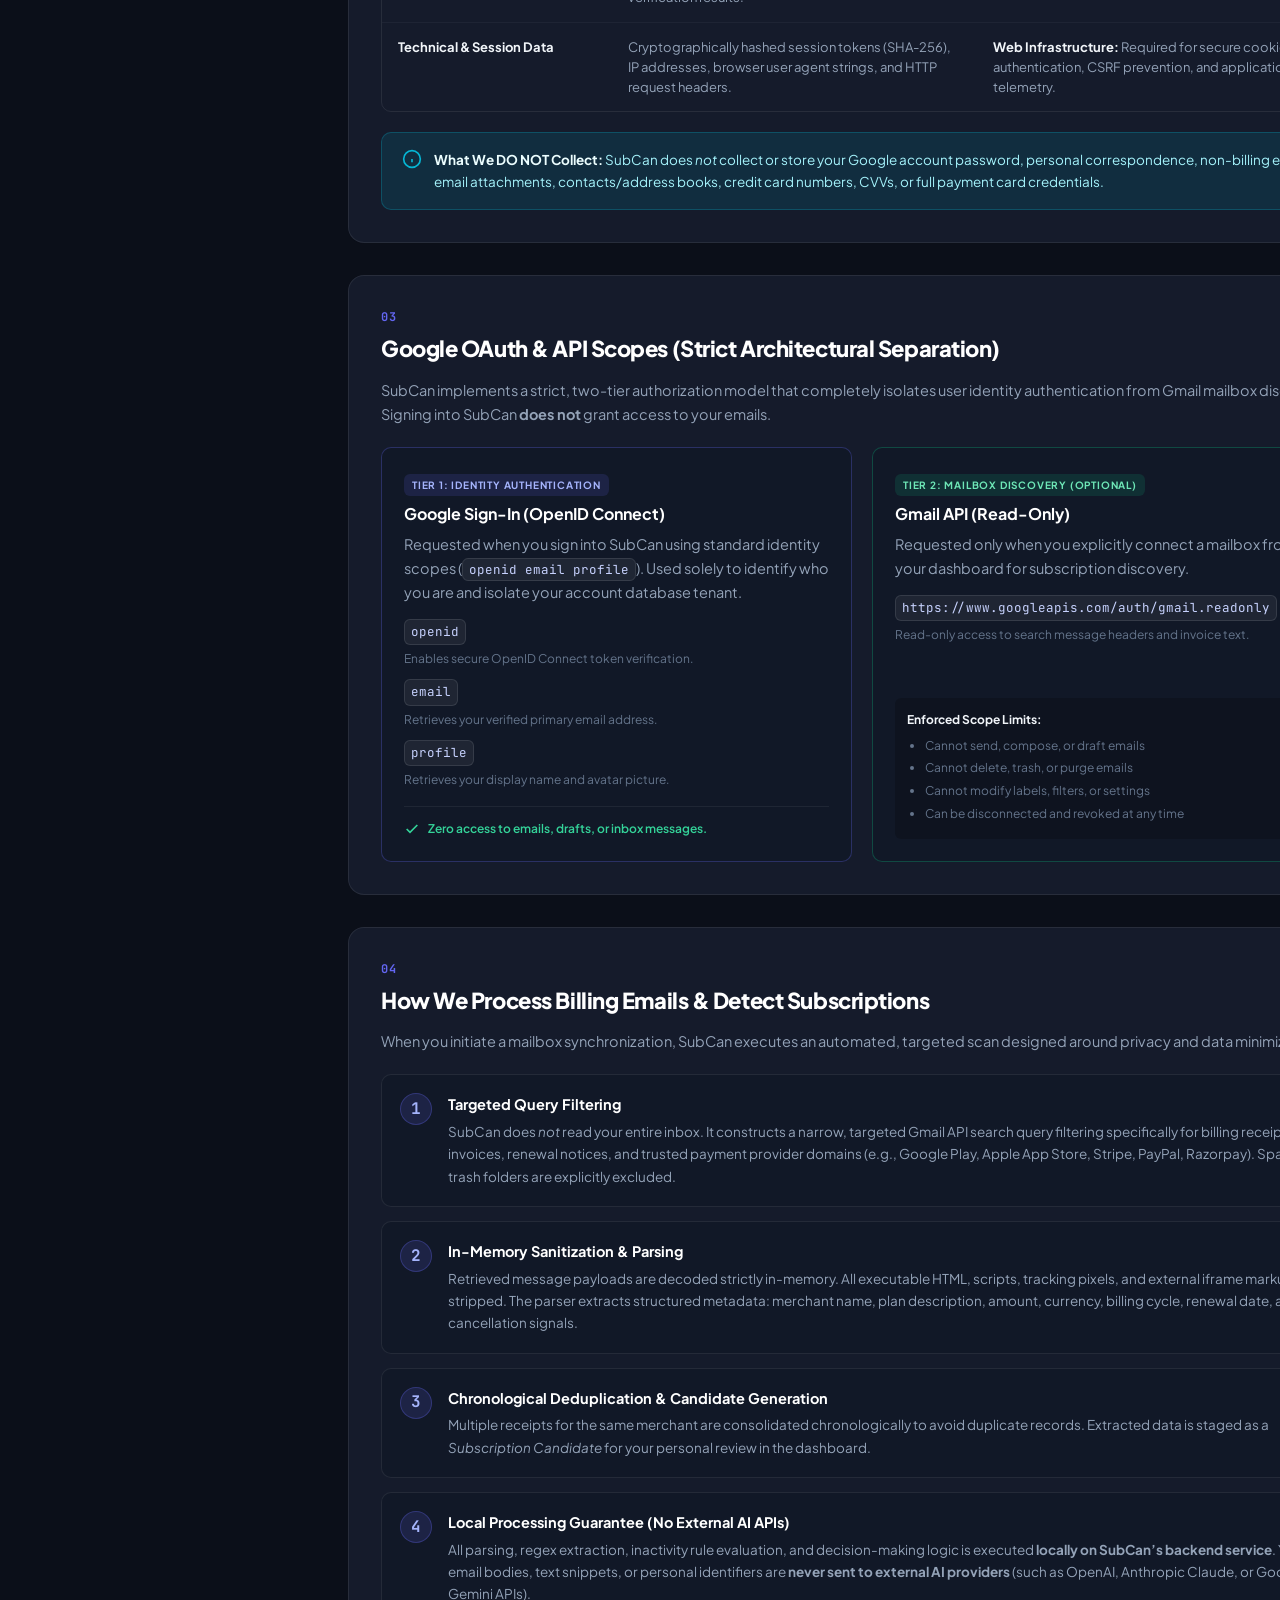
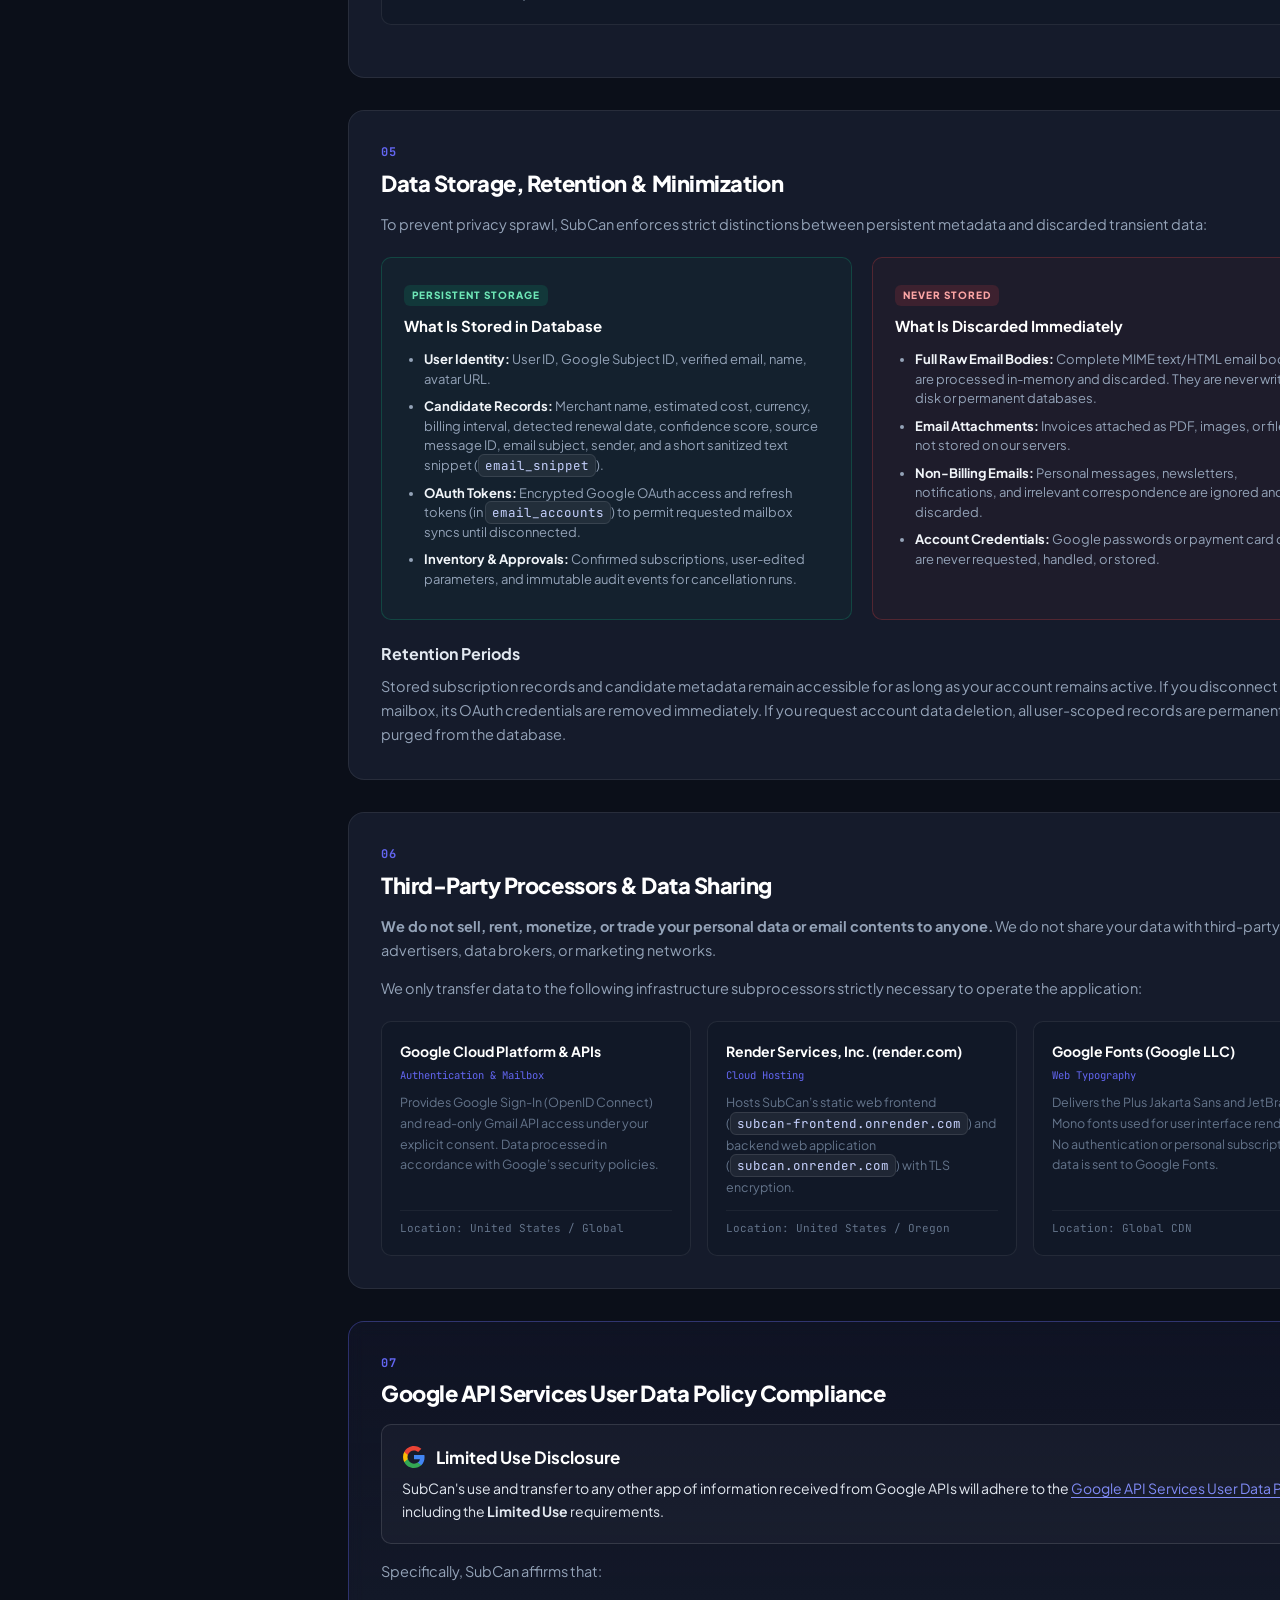
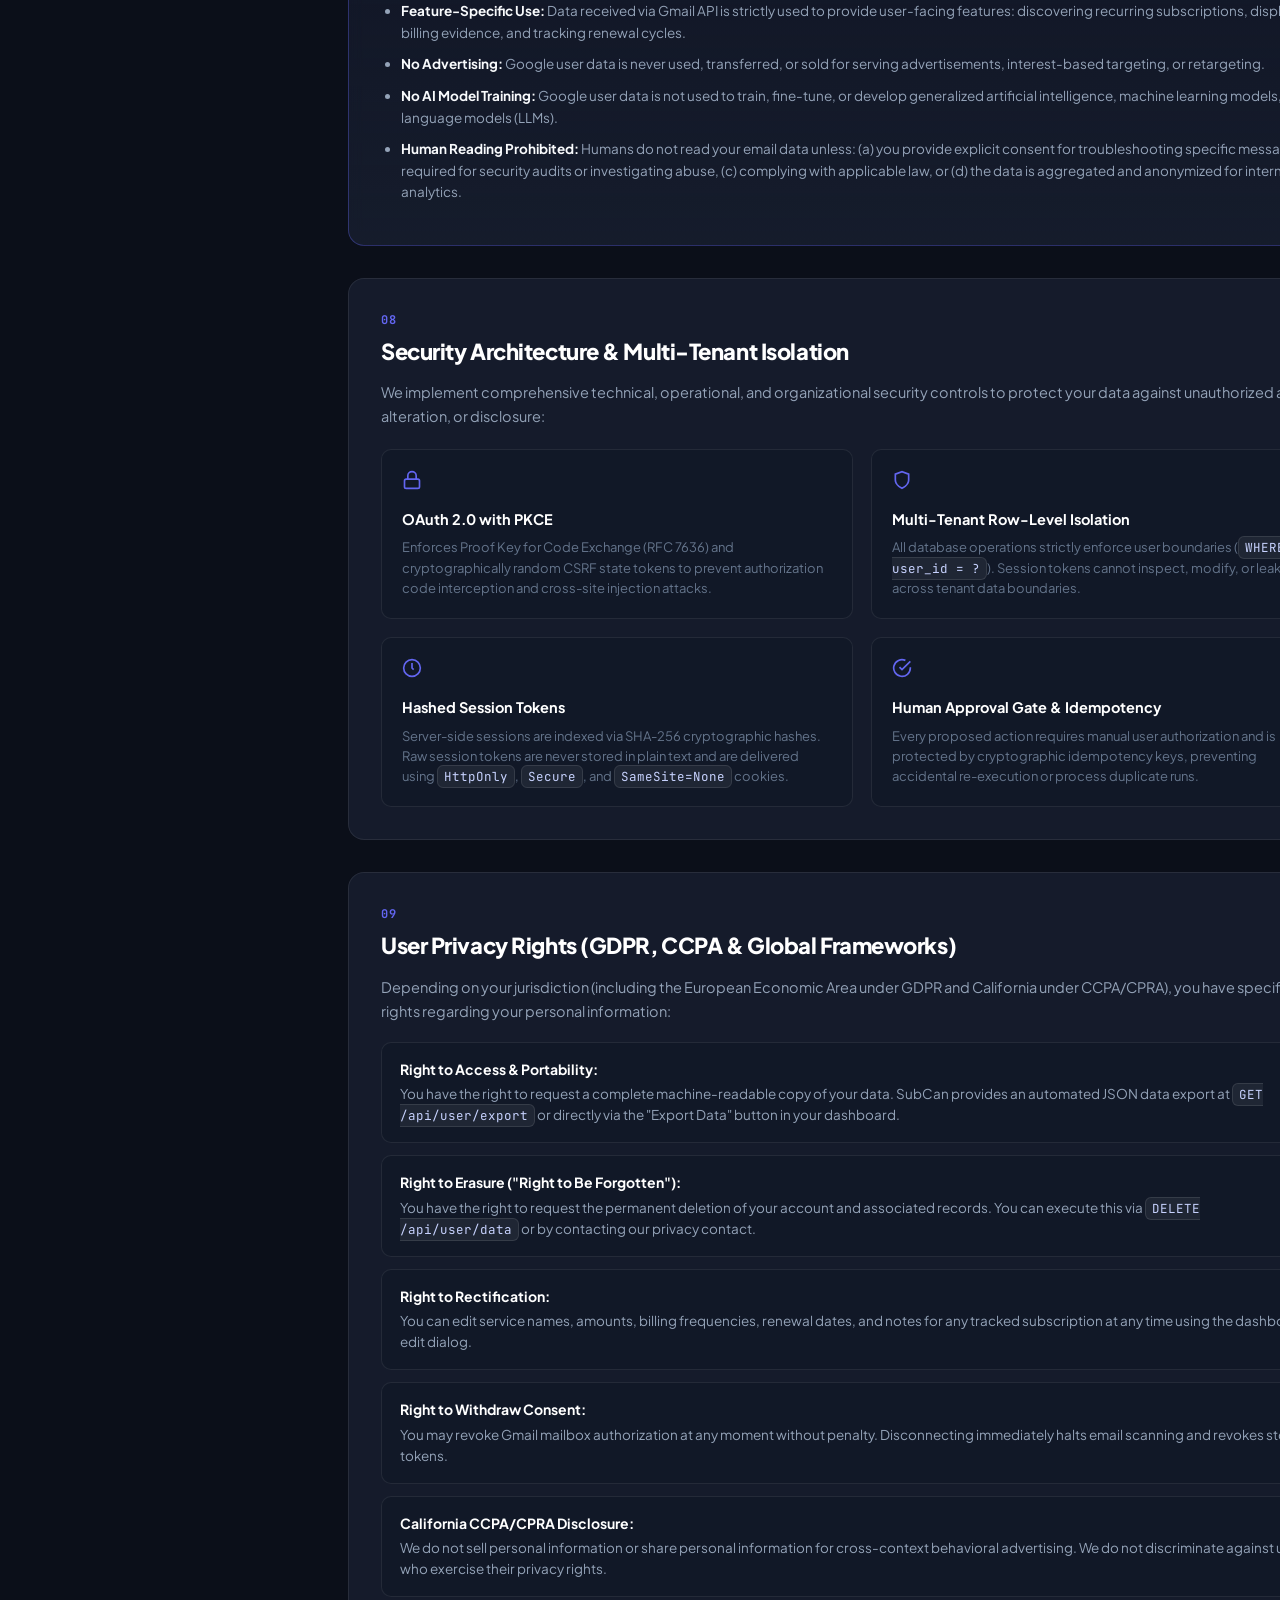
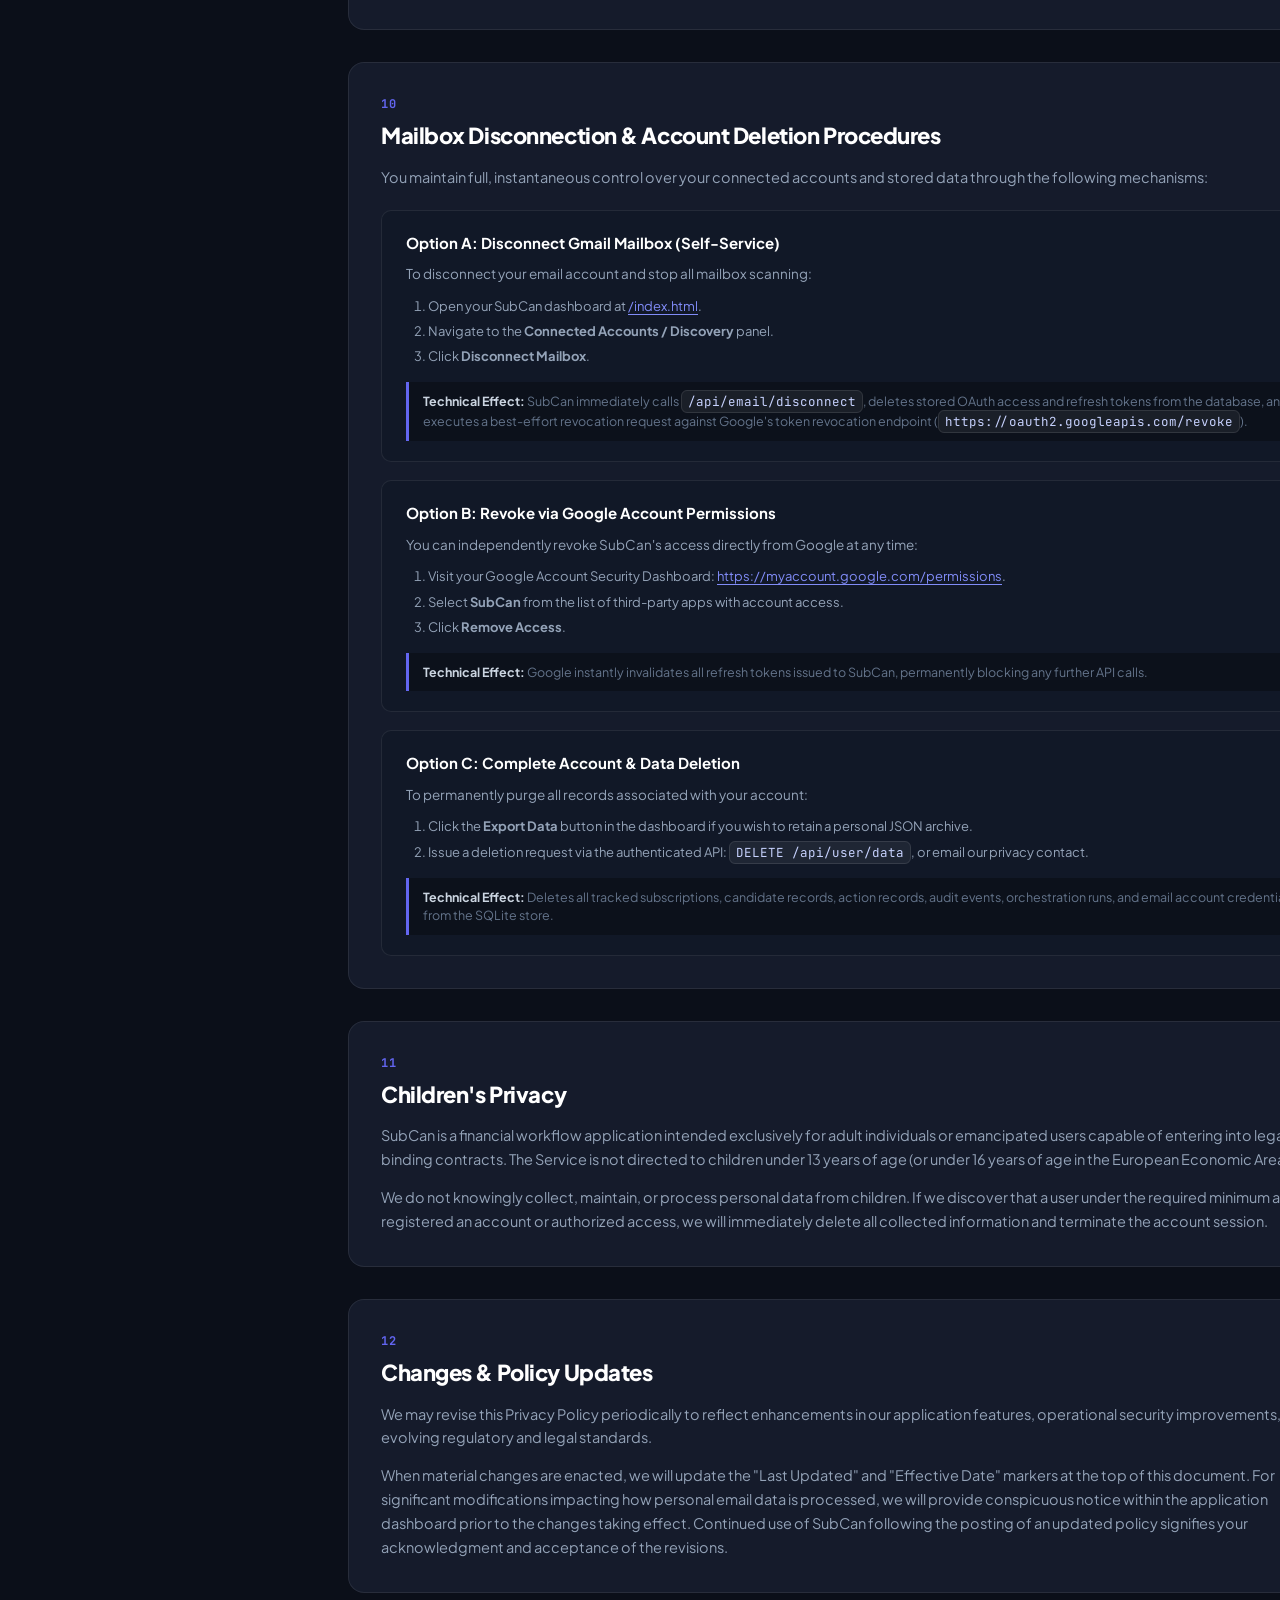
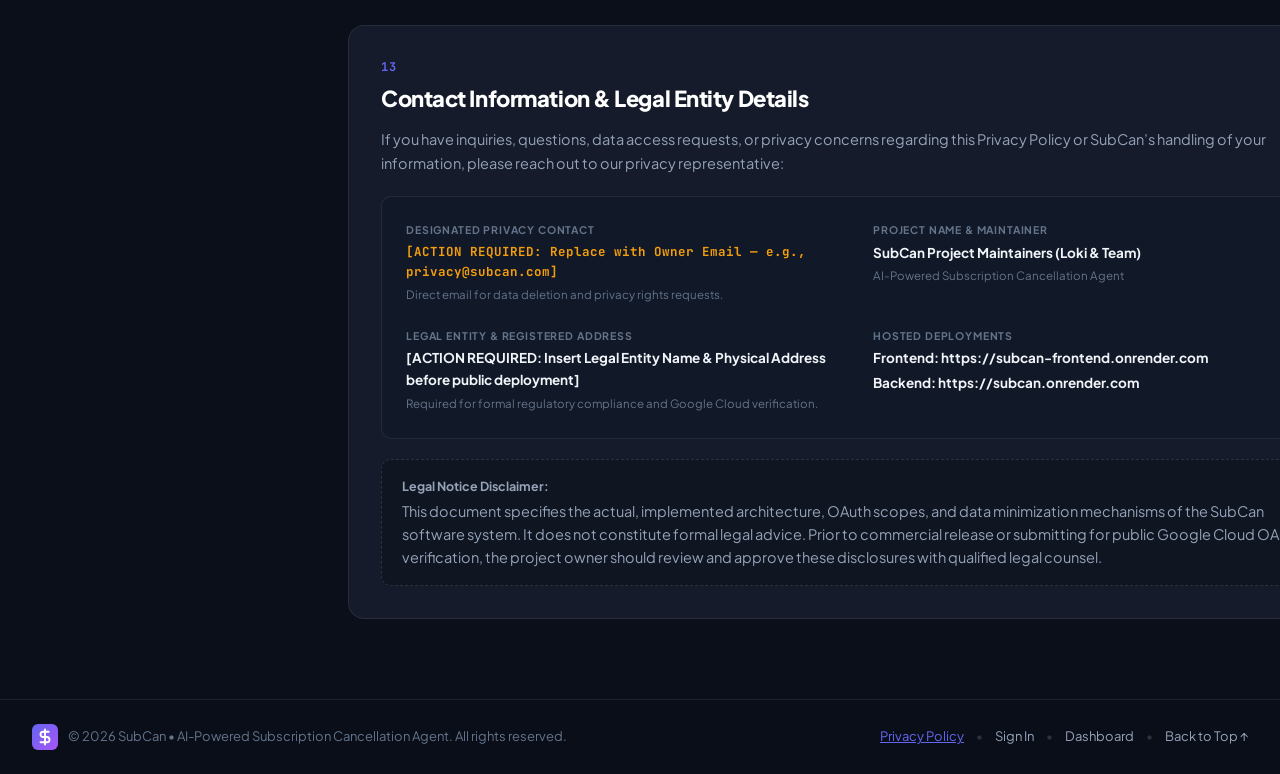
<file: frontend/privacy.html>
<!doctype html>
<html lang="en">
<head>
  <meta charset="utf-8">
  <meta name="viewport" content="width=device-width, initial-scale=1">
  <meta name="description" content="Privacy Policy for SubCan — AI-Powered Subscription Cancellation Agent. Comprehensive details on Google OAuth, read-only Gmail API data processing, storage, retention, security, and user rights.">
  <title>SubCan — Privacy Policy | AI-Powered Subscription Cancellation Agent</title>
  <link rel="icon" type="image/svg+xml" href="data:image/svg+xml,%3Csvg xmlns='http://www.w3.org/2000/svg' viewBox='0 0 24 24' fill='none' stroke='%236366f1' stroke-width='2.5' stroke-linecap='round' stroke-linejoin='round'%3E%3Cpath d='M12 2v20M17 5H9.5a3.5 3.5 0 0 0 0 7h5a3.5 3.5 0 0 1 0 7H6'/%3E%3C/svg%3E">
  <link rel="preconnect" href="https://fonts.googleapis.com">
  <link rel="preconnect" href="https://fonts.gstatic.com" crossorigin>
  <link href="https://fonts.googleapis.com/css2?family=Plus+Jakarta+Sans:wght@400;500;600;700;800&family=JetBrains+Mono:wght@400;500;600&display=swap" rel="stylesheet">
  <link rel="stylesheet" href="./styles.css?v=2.2">
</head>
<body class="privacy-body">
  <!-- Ambient background glow elements -->
  <div class="auth-glow auth-glow-1" style="top: -100px; left: -100px;" aria-hidden="true"></div>
  <div class="auth-glow auth-glow-2" style="top: 250px; right: -150px;" aria-hidden="true"></div>

  <!-- Sticky Top Header Navigation -->
  <header class="privacy-header" role="banner">
    <div class="privacy-header-inner">
      <a href="./index.html" class="brand" aria-label="SubCan Home">
        <div class="logo-mark" aria-hidden="true">
          <svg width="24" height="24" viewBox="0 0 24 24" fill="none" stroke="currentColor" stroke-width="2.5" stroke-linecap="round" stroke-linejoin="round">
            <path d="M12 2v20M17 5H9.5a3.5 3.5 0 0 0 0 7h5a3.5 3.5 0 0 1 0 7H6"/>
          </svg>
        </div>
        <div class="brand-text">
          <span class="brand-title">SubCan</span>
          <span class="brand-badge">PRIVACY POLICY</span>
        </div>
      </a>

      <div class="privacy-header-actions">
        <button type="button" class="button secondary small icon-btn" onclick="window.print()" title="Print or save this policy as PDF" aria-label="Print policy">
          <svg width="15" height="15" viewBox="0 0 24 24" fill="none" stroke="currentColor" stroke-width="2">
            <polyline points="6 9 6 2 18 2 18 9"/>
            <path d="M6 18H4a2 2 0 0 1-2-2v-5a2 2 0 0 1 2-2h16a2 2 0 0 1 2 2v5a2 2 0 0 1-2 2h-2"/>
            <rect x="6" y="14" width="12" height="8"/>
          </svg>
          <span>Print / PDF</span>
        </button>
        <a href="./login.html" class="button secondary small" id="header-auth-link">Sign In</a>
        <a href="./index.html" class="button primary small glow" id="header-dashboard-link">Open Dashboard</a>
      </div>
    </div>
  </header>

  <!-- Main Document Container -->
  <main class="privacy-main" role="main">
    <!-- Hero / Header Section -->
    <section class="privacy-hero">
      <div class="privacy-hero-badge">LEGAL SPECIFICATION &amp; DATA GOVERNANCE</div>
      <h1 class="privacy-hero-title">SubCan Privacy Policy</h1>
      <p class="privacy-hero-desc">
        Comprehensive transparency regarding Google OAuth authentication, read-only Gmail discovery, 
        in-memory subscription extraction, data retention, security controls, and user rights.
      </p>

      <div class="privacy-meta-bar">
        <div class="meta-item">
          <span class="meta-label">EFFECTIVE DATE</span>
          <strong class="meta-value">January 1, 2026</strong>
        </div>
        <div class="meta-item">
          <span class="meta-label">LAST UPDATED</span>
          <strong class="meta-value">October 26, 2026</strong>
        </div>
        <div class="meta-item">
          <span class="meta-label">APPLICATION</span>
          <strong class="meta-value">SubCan (Web Client)</strong>
        </div>
        <div class="meta-item">
          <span class="meta-label">VERSION</span>
          <strong class="meta-value">1.2 (Production Release)</strong>
        </div>
      </div>

      <!-- Owner Verification Action Alert Box -->
      <div class="verification-notice-banner" role="alert">
        <div class="notice-icon-circle">
          <svg width="20" height="20" viewBox="0 0 24 24" fill="none" stroke="#f59e0b" stroke-width="2">
            <path d="M10.29 3.86L1.82 18a2 2 0 0 0 1.71 3h16.94a2 2 0 0 0 1.71-3L13.71 3.86a2 2 0 0 0-3.42 0z"/>
            <line x1="12" y1="9" x2="12" y2="13"/>
            <line x1="12" y1="17" x2="12.01" y2="17"/>
          </svg>
        </div>
        <div class="notice-content">
          <strong>Notice for Project Owner &amp; Evaluators</strong>
          <p>
            This privacy policy accurately reflects the technical data flows, API scopes, and database persistence implemented 
            in the SubCan codebase. Any operational details requiring formal organization registration (such as registered legal 
            entity name, jurisdiction, or dedicated privacy inbox) are clearly marked with 
            <code>[ACTION REQUIRED: OWNER VERIFICATION]</code>. The project owner must verify these details prior to formal public launch.
          </p>
        </div>
      </div>
    </section>

    <!-- Two-Column Layout: Sticky Sidebar TOC + Content Area -->
    <div class="privacy-layout">
      <!-- Sticky Table of Contents Sidebar -->
      <aside class="privacy-sidebar" aria-label="Table of contents">
        <div class="sidebar-sticky-card">
          <h2 class="sidebar-heading">Contents</h2>
          <nav class="sidebar-nav">
            <a href="#section-1" class="toc-link">1. Overview &amp; Service Architecture</a>
            <a href="#section-2" class="toc-link">2. Information We Collect</a>
            <a href="#section-3" class="toc-link">3. Google OAuth &amp; API Scopes</a>
            <a href="#section-4" class="toc-link">4. Email Processing &amp; Detection</a>
            <a href="#section-5" class="toc-link">5. Data Storage, Retention &amp; Minimization</a>
            <a href="#section-6" class="toc-link">6. Third-Party Processors &amp; Sharing</a>
            <a href="#section-7" class="toc-link">7. Google API Limited Use Compliance</a>
            <a href="#section-8" class="toc-link">8. Security &amp; Tenant Isolation</a>
            <a href="#section-9" class="toc-link">9. User Privacy Rights (GDPR / CCPA)</a>
            <a href="#section-10" class="toc-link">10. Mailbox Disconnection &amp; Deletion</a>
            <a href="#section-11" class="toc-link">11. Children's Privacy</a>
            <a href="#section-12" class="toc-link">12. Changes &amp; Policy Updates</a>
            <a href="#section-13" class="toc-link">13. Contact Information</a>
          </nav>
          <div class="sidebar-footer">
            <span class="status-indicator-dot"></span>
            <span>Policy Status: Active</span>
          </div>
        </div>
      </aside>

      <!-- Main Legal Content Body -->
      <div class="privacy-content">

        <!-- Section 1: Overview & Service Architecture -->
        <section id="section-1" class="legal-card">
          <div class="section-number">01</div>
          <h2>Overview &amp; Service Architecture</h2>
          <p>
            Welcome to <strong>SubCan</strong> ("we", "us", "our", or "the Service"), accessible at 
            <a href="https://subcan-frontend.onrender.com" target="_blank" rel="noopener">https://subcan-frontend.onrender.com</a> 
            (frontend) with backend API services hosted at 
            <a href="https://subcan.onrender.com" target="_blank" rel="noopener">https://subcan.onrender.com</a>.
          </p>
          <p>
            SubCan is an AI-powered subscription cancellation and financial workflow management platform designed to help users 
            detect recurring billing commitments, review unused subscriptions, evaluate inactivity thresholds, and coordinate 
            safe, human-approved cancellations with independent verification of provider renewal states.
          </p>

          <div class="highlight-box">
            <h4>Core Safety Philosophy: Detect &bull; Decide &bull; Approve &bull; Cancel &bull; Verify</h4>
            <p>
              SubCan operates on an explicit <strong>zero-unauthorized-action</strong> invariant. 
              SubCan will <em>never</em> automatically cancel a subscription without prior explicit, per-subscription user approval. 
              Furthermore, an automated action’s runtime success is never assumed to be proof of cancellation; 
              independent verification against observed renewal records is mandatory before marking any subscription as cancelled.
            </p>
          </div>
        </section>

        <!-- Section 2: Information We Collect -->
        <section id="section-2" class="legal-card">
          <div class="section-number">02</div>
          <h2>Information We Collect</h2>
          <p>
            SubCan collects and processes only the information strictly necessary to provide subscription discovery, 
            account management, and user-authorized cancellation workflows.
          </p>

          <div class="data-table-container">
            <table class="data-table">
              <thead>
                <tr>
                  <th style="width: 24%;">Category</th>
                  <th style="width: 38%;">Specific Data Elements Collected</th>
                  <th style="width: 38%;">Source &amp; Purpose</th>
                </tr>
              </thead>
              <tbody>
                <tr>
                  <td><strong>Google Identity Data</strong></td>
                  <td>
                    Google Subject ID (<code>sub</code>), primary email address, full display name, and avatar picture URL.
                  </td>
                  <td>
                    <strong>Google Sign-In:</strong> Establishes your user account, generates secure server sessions, and guarantees multi-tenant data isolation.
                  </td>
                </tr>
                <tr>
                  <td><strong>Billing Email Discovery Data</strong></td>
                  <td>
                    Subject line, sender address, received timestamp, internal Gmail message ID, detected merchant name, 
                    billed amount, currency, billing frequency, and a short sanitized receipt text excerpt (<code>email_snippet</code>).
                  </td>
                  <td>
                    <strong>Gmail API (Optional):</strong> Extracted during targeted mailbox synchronizations to identify active recurring billing obligations.
                  </td>
                </tr>
                <tr>
                  <td><strong>User-Supplied Subscriptions</strong></td>
                  <td>
                    Service name, monthly cost, currency, billing cycle, renewal date, last active usage date, category, and personal notes.
                  </td>
                  <td>
                    <strong>Direct User Input:</strong> Entered via the "Track Subscription Manually" dashboard modal.
                  </td>
                </tr>
                <tr>
                  <td><strong>Audit &amp; Workflow Logs</strong></td>
                  <td>
                    Orchestration run identifiers, cancellation plan version fingerprints, explicit approval/decline timestamps, 
                    action execution records, and independent renewal verification results.
                  </td>
                  <td>
                    <strong>System Orchestrator:</strong> Maintained in durable persistence to ensure compliance, transparency, and idempotency protection.
                  </td>
                </tr>
                <tr>
                  <td><strong>Technical &amp; Session Data</strong></td>
                  <td>
                    Cryptographically hashed session tokens (SHA-256), IP addresses, browser user agent strings, and HTTP request headers.
                  </td>
                  <td>
                    <strong>Web Infrastructure:</strong> Required for secure cookie authentication, CSRF prevention, and application error telemetry.
                  </td>
                </tr>
              </tbody>
            </table>
          </div>

          <div class="callout-card info">
            <div class="callout-icon">
              <svg width="20" height="20" viewBox="0 0 24 24" fill="none" stroke="#06b6d4" stroke-width="2">
                <circle cx="12" cy="12" r="10"/><line x1="12" y1="16" x2="12" y2="12"/><line x1="12" y1="8" x2="12.01" y2="8"/>
              </svg>
            </div>
            <div class="callout-text">
              <strong>What We DO NOT Collect:</strong>
              SubCan does <em>not</em> collect or store your Google account password, personal correspondence, non-billing emails, 
              email attachments, contacts/address books, credit card numbers, CVVs, or full payment card credentials.
            </div>
          </div>
        </section>

        <!-- Section 3: Google OAuth & Gmail API Scopes -->
        <section id="section-3" class="legal-card">
          <div class="section-number">03</div>
          <h2>Google OAuth &amp; API Scopes (Strict Architectural Separation)</h2>
          <p>
            SubCan implements a strict, two-tier authorization model that completely isolates user identity authentication 
            from Gmail mailbox discovery. Signing into SubCan <strong>does not</strong> grant access to your emails.
          </p>

          <div class="scope-comparison-grid">
            <div class="scope-card identity">
              <div class="scope-card-header">
                <span class="scope-badge identity">Tier 1: Identity Authentication</span>
                <h3>Google Sign-In (OpenID Connect)</h3>
              </div>
              <p class="scope-card-desc">
                Requested when you sign into SubCan using standard identity scopes (<code>openid email profile</code>). Used solely to identify who you are and isolate your account database tenant.
              </p>
              <div class="scope-list">
                <div class="scope-item">
                  <code>openid</code>
                  <span>Enables secure OpenID Connect token verification.</span>
                </div>
                <div class="scope-item">
                  <code>email</code>
                  <span>Retrieves your verified primary email address.</span>
                </div>
                <div class="scope-item">
                  <code>profile</code>
                  <span>Retrieves your display name and avatar picture.</span>
                </div>
              </div>
              <div class="scope-status positive">
                <svg width="16" height="16" viewBox="0 0 24 24" fill="none" stroke="currentColor" stroke-width="2.5"><polyline points="20 6 9 17 4 12"/></svg>
                Zero access to emails, drafts, or inbox messages.
              </div>
            </div>

            <div class="scope-card mailbox">
              <div class="scope-card-header">
                <span class="scope-badge mailbox">Tier 2: Mailbox Discovery (Optional)</span>
                <h3>Gmail API (Read-Only)</h3>
              </div>
              <p class="scope-card-desc">
                Requested only when you explicitly connect a mailbox from your dashboard for subscription discovery.
              </p>
              <div class="scope-list">
                <div class="scope-item">
                  <code>https://www.googleapis.com/auth/gmail.readonly</code>
                  <span>Read-only access to search message headers and invoice text.</span>
                </div>
              </div>
              <div class="scope-constraints">
                <strong>Enforced Scope Limits:</strong>
                <ul>
                  <li>Cannot send, compose, or draft emails</li>
                  <li>Cannot delete, trash, or purge emails</li>
                  <li>Cannot modify labels, filters, or settings</li>
                  <li>Can be disconnected and revoked at any time</li>
                </ul>
              </div>
            </div>
          </div>
        </section>

        <!-- Section 4: Email Processing & Subscription Detection -->
        <section id="section-4" class="legal-card">
          <div class="section-number">04</div>
          <h2>How We Process Billing Emails &amp; Detect Subscriptions</h2>
          <p>
            When you initiate a mailbox synchronization, SubCan executes an automated, targeted scan designed around privacy 
            and data minimization:
          </p>

          <div class="pipeline-steps">
            <div class="pipeline-step">
              <div class="step-num">1</div>
              <div class="step-body">
                <h4>Targeted Query Filtering</h4>
                <p>
                  SubCan does <em>not</em> read your entire inbox. It constructs a narrow, targeted Gmail API search query filtering 
                  specifically for billing receipts, invoices, renewal notices, and trusted payment provider domains 
                  (e.g., Google Play, Apple App Store, Stripe, PayPal, Razorpay). Spam and trash folders are explicitly excluded.
                </p>
              </div>
            </div>

            <div class="pipeline-step">
              <div class="step-num">2</div>
              <div class="step-body">
                <h4>In-Memory Sanitization &amp; Parsing</h4>
                <p>
                  Retrieved message payloads are decoded strictly in-memory. All executable HTML, scripts, tracking pixels, 
                  and external iframe markup are stripped. The parser extracts structured metadata: merchant name, 
                  plan description, amount, currency, billing cycle, renewal date, and cancellation signals.
                </p>
              </div>
            </div>

            <div class="pipeline-step">
              <div class="step-num">3</div>
              <div class="step-body">
                <h4>Chronological Deduplication &amp; Candidate Generation</h4>
                <p>
                  Multiple receipts for the same merchant are consolidated chronologically to avoid duplicate records. 
                  Extracted data is staged as a <em>Subscription Candidate</em> for your personal review in the dashboard.
                </p>
              </div>
            </div>

            <div class="pipeline-step">
              <div class="step-num">4</div>
              <div class="step-body">
                <h4>Local Processing Guarantee (No External AI APIs)</h4>
                <p>
                  All parsing, regex extraction, inactivity rule evaluation, and decision-making logic is executed 
                  <strong>locally on SubCan’s backend service</strong>. 
                  Your email bodies, text snippets, or personal identifiers are <strong>never sent to external AI providers</strong> 
                  (such as OpenAI, Anthropic Claude, or Google Gemini APIs).
                </p>
              </div>
            </div>
          </div>
        </section>

        <!-- Section 5: Data Storage, Retention & Minimization -->
        <section id="section-5" class="legal-card">
          <div class="section-number">05</div>
          <h2>Data Storage, Retention &amp; Minimization</h2>
          <p>
            To prevent privacy sprawl, SubCan enforces strict distinctions between persistent metadata and discarded transient data:
          </p>

          <div class="storage-comparison-grid">
            <div class="storage-box stored">
              <div class="box-header">
                <span class="icon-tag stored">PERSISTENT STORAGE</span>
                <h4>What Is Stored in Database</h4>
              </div>
              <ul>
                <li><strong>User Identity:</strong> User ID, Google Subject ID, verified email, name, avatar URL.</li>
                <li><strong>Candidate Records:</strong> Merchant name, estimated cost, currency, billing interval, detected renewal date, confidence score, source message ID, email subject, sender, and a short sanitized text snippet (<code>email_snippet</code>).</li>
                <li><strong>OAuth Tokens:</strong> Encrypted Google OAuth access and refresh tokens (in <code>email_accounts</code>) to permit requested mailbox syncs until disconnected.</li>
                <li><strong>Inventory &amp; Approvals:</strong> Confirmed subscriptions, user-edited parameters, and immutable audit events for cancellation runs.</li>
              </ul>
            </div>

            <div class="storage-box discarded">
              <div class="box-header">
                <span class="icon-tag discarded">NEVER STORED</span>
                <h4>What Is Discarded Immediately</h4>
              </div>
              <ul>
                <li><strong>Full Raw Email Bodies:</strong> Complete MIME text/HTML email bodies are processed in-memory and discarded. They are never written to disk or permanent databases.</li>
                <li><strong>Email Attachments:</strong> Invoices attached as PDF, images, or files are not stored on our servers.</li>
                <li><strong>Non-Billing Emails:</strong> Personal messages, newsletters, notifications, and irrelevant correspondence are ignored and discarded.</li>
                <li><strong>Account Credentials:</strong> Google passwords or payment card details are never requested, handled, or stored.</li>
              </ul>
            </div>
          </div>

          <h3 style="margin-top: 24px;">Retention Periods</h3>
          <p>
            Stored subscription records and candidate metadata remain accessible for as long as your account remains active. 
            If you disconnect a mailbox, its OAuth credentials are removed immediately. If you request account data deletion, 
            all user-scoped records are permanently purged from the database.
          </p>
        </section>

        <!-- Section 6: Third-Party Processors & Sharing -->
        <section id="section-6" class="legal-card">
          <div class="section-number">06</div>
          <h2>Third-Party Processors &amp; Data Sharing</h2>
          <p>
            <strong>We do not sell, rent, monetize, or trade your personal data or email contents to anyone.</strong> 
            We do not share your data with third-party advertisers, data brokers, or marketing networks.
          </p>
          <p>
            We only transfer data to the following infrastructure subprocessors strictly necessary to operate the application:
          </p>

          <div class="subprocessors-grid">
            <div class="subprocessor-card">
              <div class="sub-header">
                <strong>Google Cloud Platform &amp; APIs</strong>
                <span class="badge-role">Authentication &amp; Mailbox</span>
              </div>
              <p>
                Provides Google Sign-In (OpenID Connect) and read-only Gmail API access under your explicit consent. 
                Data processed in accordance with Google’s security policies.
              </p>
              <div class="sub-loc">Location: United States / Global</div>
            </div>

            <div class="subprocessor-card">
              <div class="sub-header">
                <strong>Render Services, Inc. (render.com)</strong>
                <span class="badge-role">Cloud Hosting</span>
              </div>
              <p>
                Hosts SubCan’s static web frontend (<code>subcan-frontend.onrender.com</code>) and backend web application 
                (<code>subcan.onrender.com</code>) with TLS encryption.
              </p>
              <div class="sub-loc">Location: United States / Oregon</div>
            </div>

            <div class="subprocessor-card">
              <div class="sub-header">
                <strong>Google Fonts (Google LLC)</strong>
                <span class="badge-role">Web Typography</span>
              </div>
              <p>
                Delivers the Plus Jakarta Sans and JetBrains Mono fonts used for user interface rendering. 
                No authentication or personal subscription data is sent to Google Fonts.
              </p>
              <div class="sub-loc">Location: Global CDN</div>
            </div>
          </div>
        </section>

        <!-- Section 7: Google API Limited Use Requirements -->
        <section id="section-7" class="legal-card highlight-border">
          <div class="section-number">07</div>
          <h2>Google API Services User Data Policy Compliance</h2>
          
          <div class="google-policy-box">
            <div class="google-logo-row">
              <svg width="24" height="24" viewBox="0 0 24 24">
                <path fill="#4285F4" d="M22.56 12.25c0-.78-.07-1.53-.2-2.25H12v4.26h5.92c-.26 1.37-1.04 2.53-2.21 3.31v2.77h3.57c2.08-1.92 3.28-4.74 3.28-8.09z"/>
                <path fill="#34A853" d="M12 23c2.97 0 5.46-.98 7.28-2.66l-3.57-2.77c-.98.66-2.23 1.06-3.71 1.06-2.86 0-5.29-1.93-6.16-4.53H2.18v2.84C3.99 20.53 7.7 23 12 23z"/>
                <path fill="#FBBC05" d="M5.84 14.09c-.22-.66-.35-1.36-.35-2.09s.13-1.43.35-2.09V7.06H2.18C1.43 8.55 1 10.22 1 12s.43 3.45 1.18 4.94l2.85-2.22.81-.63z"/>
                <path fill="#EA4335" d="M12 5.38c1.62 0 3.06.56 4.21 1.64l3.15-3.15C17.45 2.09 14.97 1 12 1 7.7 1 3.99 3.47 2.18 7.06l3.66 2.84c.87-2.6 3.3-4.52 6.16-4.52z"/>
              </svg>
              <h3>Limited Use Disclosure</h3>
            </div>
            <p>
              SubCan's use and transfer to any other app of information received from Google APIs will adhere to the 
              <a href="https://developers.google.com/terms/api-services-user-data-policy" target="_blank" rel="noopener">Google API Services User Data Policy</a>, 
              including the <strong>Limited Use</strong> requirements.
            </p>
          </div>

          <p style="margin-top: 16px;">Specifically, SubCan affirms that:</p>
          <ul class="check-list">
            <li>
              <strong>Feature-Specific Use:</strong> Data received via Gmail API is strictly used to provide user-facing features: discovering recurring subscriptions, displaying billing evidence, and tracking renewal cycles.
            </li>
            <li>
              <strong>No Advertising:</strong> Google user data is never used, transferred, or sold for serving advertisements, interest-based targeting, or retargeting.
            </li>
            <li>
              <strong>No AI Model Training:</strong> Google user data is not used to train, fine-tune, or develop generalized artificial intelligence, machine learning models, or large language models (LLMs).
            </li>
            <li>
              <strong>Human Reading Prohibited:</strong> Humans do not read your email data unless: (a) you provide explicit consent for troubleshooting specific messages, (b) required for security audits or investigating abuse, (c) complying with applicable law, or (d) the data is aggregated and anonymized for internal system analytics.
            </li>
          </ul>
        </section>

        <!-- Section 8: Security & Multi-Tenant Isolation -->
        <section id="section-8" class="legal-card">
          <div class="section-number">08</div>
          <h2>Security Architecture &amp; Multi-Tenant Isolation</h2>
          <p>
            We implement comprehensive technical, operational, and organizational security controls to protect your data against unauthorized access, alteration, or disclosure:
          </p>

          <div class="security-features-grid">
            <div class="security-feature">
              <div class="sec-icon">
                <svg width="20" height="20" viewBox="0 0 24 24" fill="none" stroke="#6366f1" stroke-width="2"><rect x="3" y="11" width="18" height="11" rx="2" ry="2"/><path d="M7 11V7a5 5 0 0 1 10 0v4"/></svg>
              </div>
              <h4>OAuth 2.0 with PKCE</h4>
              <p>
                Enforces Proof Key for Code Exchange (RFC 7636) and cryptographically random CSRF state tokens to prevent authorization code interception and cross-site injection attacks.
              </p>
            </div>

            <div class="security-feature">
              <div class="sec-icon">
                <svg width="20" height="20" viewBox="0 0 24 24" fill="none" stroke="#6366f1" stroke-width="2"><path d="M12 22s8-4 8-10V5l-8-3-8 3v7c0 6 8 10 8 10z"/></svg>
              </div>
              <h4>Multi-Tenant Row-Level Isolation</h4>
              <p>
                All database operations strictly enforce user boundaries (<code>WHERE user_id = ?</code>). Session tokens cannot inspect, modify, or leak across tenant data boundaries.
              </p>
            </div>

            <div class="security-feature">
              <div class="sec-icon">
                <svg width="20" height="20" viewBox="0 0 24 24" fill="none" stroke="#6366f1" stroke-width="2"><circle cx="12" cy="12" r="10"/><polyline points="12 6 12 12 14 14"/></svg>
              </div>
              <h4>Hashed Session Tokens</h4>
              <p>
                Server-side sessions are indexed via SHA-256 cryptographic hashes. Raw session tokens are never stored in plain text and are delivered using <code>HttpOnly</code>, <code>Secure</code>, and <code>SameSite=None</code> cookies.
              </p>
            </div>

            <div class="security-feature">
              <div class="sec-icon">
                <svg width="20" height="20" viewBox="0 0 24 24" fill="none" stroke="#6366f1" stroke-width="2"><path d="M22 11.08V12a10 10 0 1 1-5.93-9.14"/><polyline points="22 4 12 14.01 9 11.01"/></svg>
              </div>
              <h4>Human Approval Gate &amp; Idempotency</h4>
              <p>
                Every proposed action requires manual user authorization and is protected by cryptographic idempotency keys, preventing accidental re-execution or process duplicate runs.
              </p>
            </div>
          </div>
        </section>

        <!-- Section 9: User Privacy Rights (GDPR / CCPA) -->
        <section id="section-9" class="legal-card">
          <div class="section-number">09</div>
          <h2>User Privacy Rights (GDPR, CCPA &amp; Global Frameworks)</h2>
          <p>
            Depending on your jurisdiction (including the European Economic Area under GDPR and California under CCPA/CPRA), 
            you have specific legal rights regarding your personal information:
          </p>

          <div class="rights-list">
            <div class="right-item">
              <strong>Right to Access &amp; Portability:</strong>
              <span>You have the right to request a complete machine-readable copy of your data. SubCan provides an automated JSON data export at <code>GET /api/user/export</code> or directly via the "Export Data" button in your dashboard.</span>
            </div>
            <div class="right-item">
              <strong>Right to Erasure ("Right to Be Forgotten"):</strong>
              <span>You have the right to request the permanent deletion of your account and associated records. You can execute this via <code>DELETE /api/user/data</code> or by contacting our privacy contact.</span>
            </div>
            <div class="right-item">
              <strong>Right to Rectification:</strong>
              <span>You can edit service names, amounts, billing frequencies, renewal dates, and notes for any tracked subscription at any time using the dashboard edit dialog.</span>
            </div>
            <div class="right-item">
              <strong>Right to Withdraw Consent:</strong>
              <span>You may revoke Gmail mailbox authorization at any moment without penalty. Disconnecting immediately halts email scanning and revokes stored tokens.</span>
            </div>
            <div class="right-item">
              <strong>California CCPA/CPRA Disclosure:</strong>
              <span>We do not sell personal information or share personal information for cross-context behavioral advertising. We do not discriminate against users who exercise their privacy rights.</span>
            </div>
          </div>
        </section>

        <!-- Section 10: Mailbox Disconnection & Deletion Procedures -->
        <section id="section-10" class="legal-card">
          <div class="section-number">10</div>
          <h2>Mailbox Disconnection &amp; Account Deletion Procedures</h2>
          <p>
            You maintain full, instantaneous control over your connected accounts and stored data through the following mechanisms:
          </p>

          <div class="procedure-cards">
            <div class="procedure-card">
              <h4>Option A: Disconnect Gmail Mailbox (Self-Service)</h4>
              <p>To disconnect your email account and stop all mailbox scanning:</p>
              <ol>
                <li>Open your SubCan dashboard at <a href="./index.html">/index.html</a>.</li>
                <li>Navigate to the <strong>Connected Accounts / Discovery</strong> panel.</li>
                <li>Click <strong>Disconnect Mailbox</strong>.</li>
              </ol>
              <div class="procedure-callout">
                <strong>Technical Effect:</strong> SubCan immediately calls <code>/api/email/disconnect</code>, deletes stored OAuth access and refresh tokens from the database, and executes a best-effort revocation request against Google's token revocation endpoint (<code>https://oauth2.googleapis.com/revoke</code>).
              </div>
            </div>

            <div class="procedure-card">
              <h4>Option B: Revoke via Google Account Permissions</h4>
              <p>You can independently revoke SubCan's access directly from Google at any time:</p>
              <ol>
                <li>Visit your Google Account Security Dashboard: <a href="https://myaccount.google.com/permissions" target="_blank" rel="noopener">https://myaccount.google.com/permissions</a>.</li>
                <li>Select <strong>SubCan</strong> from the list of third-party apps with account access.</li>
                <li>Click <strong>Remove Access</strong>.</li>
              </ol>
              <div class="procedure-callout">
                <strong>Technical Effect:</strong> Google instantly invalidates all refresh tokens issued to SubCan, permanently blocking any further API calls.
              </div>
            </div>

            <div class="procedure-card">
              <h4>Option C: Complete Account &amp; Data Deletion</h4>
              <p>To permanently purge all records associated with your account:</p>
              <ol>
                <li>Click the <strong>Export Data</strong> button in the dashboard if you wish to retain a personal JSON archive.</li>
                <li>Issue a deletion request via the authenticated API: <code>DELETE /api/user/data</code>, or email our privacy contact.</li>
              </ol>
              <div class="procedure-callout">
                <strong>Technical Effect:</strong> Deletes all tracked subscriptions, candidate records, action records, audit events, orchestration runs, and email account credentials from the SQLite store.
              </div>
            </div>
          </div>
        </section>

        <!-- Section 11: Children's Privacy -->
        <section id="section-11" class="legal-card">
          <div class="section-number">11</div>
          <h2>Children's Privacy</h2>
          <p>
            SubCan is a financial workflow application intended exclusively for adult individuals or emancipated users capable 
            of entering into legally binding contracts. The Service is not directed to children under 13 years of age 
            (or under 16 years of age in the European Economic Area / UK).
          </p>
          <p>
            We do not knowingly collect, maintain, or process personal data from children. If we discover that a user under 
            the required minimum age has registered an account or authorized access, we will immediately delete all collected 
            information and terminate the account session.
          </p>
        </section>

        <!-- Section 12: Changes & Policy Updates -->
        <section id="section-12" class="legal-card">
          <div class="section-number">12</div>
          <h2>Changes &amp; Policy Updates</h2>
          <p>
            We may revise this Privacy Policy periodically to reflect enhancements in our application features, 
            operational security improvements, or evolving regulatory and legal standards.
          </p>
          <p>
            When material changes are enacted, we will update the "Last Updated" and "Effective Date" markers at the top of 
            this document. For significant modifications impacting how personal email data is processed, we will provide 
            conspicuous notice within the application dashboard prior to the changes taking effect. 
            Continued use of SubCan following the posting of an updated policy signifies your acknowledgment and acceptance 
            of the revisions.
          </p>
        </section>

        <!-- Section 13: Contact Information & Legal Entity -->
        <section id="section-13" class="legal-card">
          <div class="section-number">13</div>
          <h2>Contact Information &amp; Legal Entity Details</h2>
          <p>
            If you have inquiries, questions, data access requests, or privacy concerns regarding this Privacy Policy 
            or SubCan’s handling of your information, please reach out to our privacy representative:
          </p>

          <div class="contact-details-card">
            <div class="contact-grid">
              <div class="contact-entry">
                <span class="contact-label">DESIGNATED PRIVACY CONTACT</span>
                <strong class="contact-val highlight-email">[ACTION REQUIRED: Replace with Owner Email — e.g., privacy@subcan.com]</strong>
                <span class="contact-sub">Direct email for data deletion and privacy rights requests.</span>
              </div>
              <div class="contact-entry">
                <span class="contact-label">PROJECT NAME &amp; MAINTAINER</span>
                <strong class="contact-val">SubCan Project Maintainers (Loki &amp; Team)</strong>
                <span class="contact-sub">AI-Powered Subscription Cancellation Agent</span>
              </div>
              <div class="contact-entry">
                <span class="contact-label">LEGAL ENTITY &amp; REGISTERED ADDRESS</span>
                <strong class="contact-val">[ACTION REQUIRED: Insert Legal Entity Name &amp; Physical Address before public deployment]</strong>
                <span class="contact-sub">Required for formal regulatory compliance and Google Cloud verification.</span>
              </div>
              <div class="contact-entry">
                <span class="contact-label">HOSTED DEPLOYMENTS</span>
                <strong class="contact-val">Frontend: https://subcan-frontend.onrender.com</strong>
                <strong class="contact-val">Backend: https://subcan.onrender.com</strong>
              </div>
            </div>
          </div>

          <div class="disclaimer-footer-card">
            <strong>Legal Notice Disclaimer:</strong>
            <p>
              This document specifies the actual, implemented architecture, OAuth scopes, and data minimization mechanisms 
              of the SubCan software system. It does not constitute formal legal advice. Prior to commercial release or 
              submitting for public Google Cloud OAuth verification, the project owner should review and approve these disclosures 
              with qualified legal counsel.
            </p>
          </div>
        </section>

      </div>
    </div>
  </main>

  <!-- Global Footer -->
  <footer class="privacy-page-footer" role="contentinfo">
    <div class="privacy-footer-inner">
      <div class="footer-left">
        <div class="logo-mark mini" aria-hidden="true">
          <svg width="18" height="18" viewBox="0 0 24 24" fill="none" stroke="currentColor" stroke-width="2.5" stroke-linecap="round" stroke-linejoin="round">
            <path d="M12 2v20M17 5H9.5a3.5 3.5 0 0 0 0 7h5a3.5 3.5 0 0 1 0 7H6"/>
          </svg>
        </div>
        <span>&copy; 2026 SubCan &bull; AI-Powered Subscription Cancellation Agent. All rights reserved.</span>
      </div>
      <nav class="footer-links-nav" aria-label="Legal footer links">
        <a href="./privacy.html" class="footer-nav-link active">Privacy Policy</a>
        <span class="footer-sep">&bull;</span>
        <a href="./login.html" class="footer-nav-link">Sign In</a>
        <span class="footer-sep">&bull;</span>
        <a href="./index.html" class="footer-nav-link">Dashboard</a>
        <span class="footer-sep">&bull;</span>
        <a href="#section-1" class="footer-nav-link" onclick="window.scrollTo({top: 0, behavior: 'smooth'}); return false;">Back to Top &uarr;</a>
      </nav>
    </div>
  </footer>

  <!-- Light interactive script for Table of Contents active highlighting and navigation -->
  <script>
    (function() {
      // Highlight active Table of Contents item as user scrolls
      const tocLinks = document.querySelectorAll('.toc-link');
      const sections = document.querySelectorAll('.privacy-content section[id]');

      function onScroll() {
        let currentSectionId = '';
        const scrollPosition = window.scrollY + 180;

        sections.forEach(function(section) {
          const top = section.offsetTop;
          const height = section.offsetHeight;
          if (scrollPosition >= top && scrollPosition < top + height) {
            currentSectionId = section.getAttribute('id');
          }
        });

        tocLinks.forEach(function(link) {
          link.classList.remove('active');
          if (link.getAttribute('href') === '#' + currentSectionId) {
            link.classList.add('active');
          }
        });
      }

      window.addEventListener('scroll', onScroll, { passive: true });
      onScroll();
    })();
  </script>
</body>
</html>
</file>
<file: frontend/styles.css>
/* SubCan Premium Design System & Stylesheet */
:root {
  --bg-base: #0b0f19;
  --bg-surface: #111827;
  --bg-elevated: #1a2234;
  --bg-card: rgba(26, 34, 52, 0.7);
  --border: rgba(255, 255, 255, 0.08);
  --border-focus: rgba(99, 102, 241, 0.4);

  --text-primary: #f8fafc;
  --text-secondary: #94a3b8;
  --text-muted: #64748b;

  --accent-primary: #6366f1;
  --accent-primary-hover: #4f46e5;
  --accent-glow: rgba(99, 102, 241, 0.25);

  --success: #10b981;
  --success-bg: rgba(16, 185, 129, 0.12);
  --success-border: rgba(16, 185, 129, 0.25);

  --warning: #f59e0b;
  --warning-bg: rgba(245, 158, 11, 0.12);
  --warning-border: rgba(245, 158, 11, 0.25);

  --danger: #ef4444;
  --danger-bg: rgba(239, 68, 68, 0.12);
  --danger-border: rgba(239, 68, 68, 0.25);

  --info: #06b6d4;
  --info-bg: rgba(6, 182, 212, 0.12);
  --info-border: rgba(6, 182, 212, 0.25);

  --radius-sm: 6px;
  --radius-md: 10px;
  --radius-lg: 16px;
  --radius-full: 9999px;

  /* Standardized Spacing Scale */
  --gap-xs: 4px;
  --gap-sm: 8px;
  --gap-md: 16px;
  --gap-lg: 24px;
  --gap-xl: 32px;

  --content-max-width: 1480px;

  --font-main: "Plus Jakarta Sans", ui-sans-serif, system-ui, sans-serif;
  --font-mono: "JetBrains Mono", monospace;
  --transition: all 0.2s cubic-bezier(0.16, 1, 0.3, 1);
  --transition-fast: all 0.15s ease-out;
}

*, *::before, *::after {
  box-sizing: border-box;
  margin: 0;
  padding: 0;
}

body {
  font-family: var(--font-main);
  background-color: var(--bg-base);
  color: var(--text-primary);
  line-height: 1.5;
  -webkit-font-smoothing: antialiased;
  min-height: 100vh;
}

body.drawer-open {
  overflow: hidden;
}

[hidden] {
  display: none !important;
}

/* App Shell */
.app-layout {
  display: flex;
  flex-direction: column;
  min-height: 100vh;
}

/* =============================================================================
   1. Header Architecture & Baseline Alignment
   ============================================================================= */
.app-header {
  position: sticky;
  top: 0;
  z-index: 40;
  background: rgba(11, 15, 25, 0.94);
  backdrop-filter: blur(12px);
  -webkit-backdrop-filter: blur(12px);
  border-bottom: 1px solid var(--border);
  padding: 8px 32px;
  display: flex;
  flex-direction: column;
  gap: 8px;
  box-shadow: 0 4px 20px rgba(0, 0, 0, 0.35);
}

.header-top-row {
  display: flex;
  align-items: center;
  justify-content: space-between;
  gap: var(--gap-md);
  width: 100%;
}

.header-bottom-row {
  display: flex;
  align-items: center;
  justify-content: space-between;
  gap: var(--gap-md);
  width: 100%;
  padding-top: 6px;
  border-top: 1px solid rgba(255, 255, 255, 0.05);
}

.brand {
  display: inline-flex;
  align-items: center;
  gap: 12px;
  flex-shrink: 0;
}

.logo-mark {
  width: 36px;
  height: 36px;
  background: linear-gradient(135deg, var(--accent-primary), #a855f7);
  border-radius: var(--radius-md);
  display: inline-flex;
  align-items: center;
  justify-content: center;
  color: #fff;
  box-shadow: 0 0 20px var(--accent-glow);
  flex-shrink: 0;
}

.brand-text {
  display: flex;
  flex-direction: column;
  line-height: 1.2;
}

.brand-title {
  font-size: 18px;
  font-weight: 800;
  letter-spacing: -0.02em;
  background: linear-gradient(180deg, #fff 0%, #cbd5e1 100%);
  -webkit-background-clip: text;
  -webkit-text-fill-color: transparent;
  line-height: 1.2;
  display: block;
}

.brand-badge {
  display: block;
  font-size: 11px;
  font-family: var(--font-mono);
  color: var(--text-muted);
  line-height: 1.2;
}

/* Common Horizontal Baseline for Navigation Tabs */
.nav-tabs {
  display: inline-flex;
  align-items: center;
  background: rgba(255, 255, 255, 0.03);
  padding: 3px;
  border-radius: var(--radius-md);
  border: 1px solid var(--border);
  gap: 4px;
  flex-shrink: 0;
}

.nav-tab {
  display: inline-flex;
  align-items: center;
  gap: 8px;
  padding: 6px 14px;
  border-radius: var(--radius-sm);
  border: none;
  background: transparent;
  color: var(--text-secondary);
  font-size: 13px;
  font-weight: 600;
  font-family: inherit;
  cursor: pointer;
  transition: var(--transition);
  white-space: nowrap;
  height: 32px;
  line-height: 1;
}

.nav-tab:hover {
  color: var(--text-primary);
  background: rgba(255, 255, 255, 0.05);
}

.nav-tab.active {
  color: #fff;
  background: var(--accent-primary);
  box-shadow: 0 0 16px var(--accent-glow);
}

/* Header Actions Areas */
.header-primary-actions {
  display: inline-flex;
  align-items: center;
  gap: var(--gap-sm);
  flex-shrink: 0;
}

.header-secondary-actions {
  display: inline-flex;
  align-items: center;
  gap: var(--gap-sm);
  flex-shrink: 0;
}

.backend-switcher-container {
  display: inline-flex;
  align-items: center;
  gap: 6px;
  flex-shrink: 0;
}

.backend-switcher-label {
  font-size: 11px;
  color: var(--text-muted);
  font-weight: 700;
  letter-spacing: 0.05em;
  text-transform: uppercase;
}

.backend-select {
  padding: 0 10px;
  font-size: 12px;
  height: 34px;
  background: rgba(30, 41, 59, 0.9);
  color: var(--text-primary);
  border: 1px solid rgba(255, 255, 255, 0.15);
  border-radius: var(--radius-sm);
  cursor: pointer;
  outline: none;
  transition: var(--transition);
  font-family: inherit;
}

.backend-select:focus {
  border-color: var(--accent-primary);
  box-shadow: 0 0 0 2px var(--accent-glow);
}

.user-profile-badge {
  display: inline-flex;
  align-items: center;
  gap: 8px;
  background: rgba(30, 41, 59, 0.85);
  border: 1px solid rgba(255, 255, 255, 0.12);
  border-radius: var(--radius-full);
  padding: 3px 10px 3px 4px;
  height: 34px;
  font-size: 12px;
  color: var(--text-primary);
  flex-shrink: 0;
  transition: var(--transition);
}

.user-profile-badge:hover {
  border-color: var(--border-focus);
}

.user-avatar {
  width: 26px;
  height: 26px;
  border-radius: 50%;
  background: linear-gradient(135deg, var(--accent-primary), #8b5cf6);
  color: #fff;
  display: inline-flex;
  align-items: center;
  justify-content: center;
  font-weight: 700;
  font-size: 11px;
  flex-shrink: 0;
}

.user-info-text {
  display: flex;
  flex-direction: column;
  line-height: 1.15;
  text-align: left;
}

.user-name-label {
  font-weight: 600;
  font-size: 12px;
  color: var(--text-primary);
  max-width: 115px;
  overflow: hidden;
  text-overflow: ellipsis;
  white-space: nowrap;
}

.user-email-label {
  font-size: 10px;
  color: var(--text-muted);
  max-width: 115px;
  overflow: hidden;
  text-overflow: ellipsis;
  white-space: nowrap;
}

.btn-logout {
  background: rgba(239, 68, 68, 0.12);
  border: 1px solid rgba(239, 68, 68, 0.25);
  color: #fca5a5;
  border-radius: var(--radius-sm);
  padding: 3px 8px;
  font-size: 11px;
  font-weight: 600;
  cursor: pointer;
  display: inline-flex;
  align-items: center;
  gap: 4px;
  height: 24px;
  line-height: 1;
  transition: var(--transition);
  font-family: inherit;
}

.btn-logout:hover {
  background: rgba(239, 68, 68, 0.25);
  color: #fee2e2;
}

.header-action-btn {
  height: 34px;
  padding: 0 12px;
  font-size: 12px;
  font-weight: 600;
  gap: 6px;
  flex-shrink: 0;
  border-radius: var(--radius-sm);
  white-space: nowrap;
  display: inline-flex;
  align-items: center;
  justify-content: center;
}

/* =============================================================================
   2. Main Dashboard Layout & Title Section
   ============================================================================= */
.main-content {
  flex: 1;
  max-width: var(--content-max-width, 1480px);
  width: 100%;
  margin: 0 auto;
  padding: 24px 32px 64px;
}

.page-title-bar {
  display: flex;
  align-items: center;
  justify-content: space-between;
  margin-bottom: var(--gap-lg, 24px);
  gap: var(--gap-lg, 24px);
}

.page-title-header {
  flex: 1 1 auto;
  min-width: 0;
}

.eyebrow {
  color: var(--accent-primary);
  font-size: 11px;
  font-weight: 800;
  letter-spacing: 0.15em;
  margin-bottom: 4px;
  text-transform: uppercase;
}

h1 {
  font-size: clamp(24px, 2.5vw, 32px);
  font-weight: 800;
  letter-spacing: -0.02em;
  color: #fff;
  line-height: 1.2;
}

.subtitle {
  color: var(--text-secondary);
  font-size: 14px;
  max-width: 650px;
  margin-top: 4px;
  line-height: 1.5;
}

.run-control-box {
  display: inline-flex;
  align-items: center;
  gap: 12px;
  background: var(--bg-surface);
  border: 1px solid var(--border);
  padding: 8px 14px;
  border-radius: var(--radius-md);
  box-shadow: 0 4px 16px rgba(0, 0, 0, 0.2);
  flex-shrink: 0;
}

.run-control-box .button {
  height: 38px;
  padding: 0 16px;
  font-size: 13px;
  font-weight: 700;
  white-space: nowrap;
}

.run-meta {
  padding: 0 12px;
  border-left: 1px solid var(--border);
  border-right: 1px solid var(--border);
  display: flex;
  flex-direction: column;
  justify-content: center;
  text-align: center;
  min-width: 100px;
}

.run-meta .label {
  display: block;
  font-size: 10px;
  font-weight: 700;
  color: var(--text-muted);
  letter-spacing: 0.08em;
  text-transform: uppercase;
}

.run-meta strong {
  font-family: var(--font-mono);
  font-size: 13px;
  color: #a5b4fc;
  white-space: nowrap;
}

/* =============================================================================
   3. Metric Overview Cards (Consistent CSS Grid)
   ============================================================================= */
.metrics-grid {
  display: grid;
  grid-template-columns: repeat(6, 1fr);
  gap: var(--gap-md, 16px);
  margin-bottom: var(--gap-lg, 24px);
  align-items: stretch;
}

.metric-card {
  background: var(--bg-card);
  backdrop-filter: blur(8px);
  -webkit-backdrop-filter: blur(8px);
  border: 1px solid var(--border);
  border-radius: var(--radius-md);
  padding: 16px 18px;
  display: flex;
  flex-direction: column;
  justify-content: space-between;
  height: 100%;
  min-height: 128px;
  box-sizing: border-box;
  transition: var(--transition);
}

.metric-card:hover {
  transform: translateY(-2px);
  border-color: rgba(255, 255, 255, 0.15);
  box-shadow: 0 8px 24px rgba(0, 0, 0, 0.3);
}

.metric-header {
  display: flex;
  align-items: flex-start;
  justify-content: space-between;
  gap: 8px;
  min-height: 28px;
}

.metric-label {
  font-size: 11px;
  font-weight: 700;
  color: var(--text-muted);
  letter-spacing: 0.05em;
  line-height: 1.3;
  text-transform: uppercase;
  flex: 1;
}

.metric-icon {
  font-size: 11px;
  font-family: var(--font-mono);
  font-weight: 700;
  padding: 2px 6px;
  border-radius: var(--radius-sm);
  background: rgba(255, 255, 255, 0.06);
  flex-shrink: 0;
  height: 20px;
  min-width: 20px;
  display: inline-flex;
  align-items: center;
  justify-content: center;
  line-height: 1;
}

.metric-value {
  font-size: 32px;
  font-weight: 800;
  color: #fff;
  letter-spacing: -0.03em;
  line-height: 1.1;
  margin: 6px 0 2px;
}

.metric-foot {
  font-size: 11px;
  color: var(--text-muted);
  line-height: 1.3;
  white-space: nowrap;
  overflow: hidden;
  text-overflow: ellipsis;
}

.metric-card.highlight-success {
  border-color: var(--success-border);
  background: linear-gradient(180deg, rgba(16, 185, 129, 0.08), rgba(16, 185, 129, 0.02));
}

.metric-card.highlight-success .metric-value {
  color: #34d399;
}

.metric-card.highlight-danger {
  border-color: var(--danger-border);
  background: linear-gradient(180deg, rgba(239, 68, 68, 0.08), rgba(239, 68, 68, 0.02));
}

.metric-card.highlight-danger .metric-value {
  color: #f87171;
}

/* =============================================================================
   4. Search & Filter Controls
   ============================================================================= */
.toolbar-card {
  background: var(--bg-surface);
  border: 1px solid var(--border);
  border-radius: var(--radius-md);
  padding: 12px 18px;
  display: flex;
  align-items: center;
  gap: var(--gap-md, 16px);
  margin-bottom: var(--gap-lg, 24px);
  flex-wrap: wrap;
}

.search-field {
  display: flex;
  align-items: center;
  gap: 10px;
  background: var(--bg-base);
  border: 1px solid var(--border);
  padding: 0 14px;
  height: 40px;
  border-radius: var(--radius-sm);
  flex: 1 1 280px;
  min-width: 200px;
  transition: var(--transition);
}

.search-field:focus-within {
  border-color: var(--accent-primary);
  box-shadow: 0 0 0 2px var(--accent-glow);
}

.search-field svg {
  color: var(--text-muted);
  flex-shrink: 0;
}

.search-field input {
  background: transparent;
  border: none;
  color: #fff;
  font-size: 13px;
  font-family: inherit;
  width: 100%;
  height: 100%;
  outline: none;
}

.toolbar-filters {
  display: flex;
  align-items: center;
  gap: 14px;
  flex-wrap: wrap;
  flex-shrink: 0;
}

.filter-group {
  display: inline-flex;
  align-items: center;
  gap: 8px;
  font-size: 13px;
  color: var(--text-secondary);
}

.filter-group label {
  font-size: 12px;
  font-weight: 600;
  color: var(--text-muted);
  white-space: nowrap;
}

.filter-group select {
  background: var(--bg-base);
  border: 1px solid var(--border);
  color: var(--text-primary);
  padding: 0 12px;
  height: 40px;
  border-radius: var(--radius-sm);
  font-size: 13px;
  font-family: inherit;
  outline: none;
  cursor: pointer;
  min-width: 135px;
  transition: var(--transition);
}

.filter-group select:focus {
  border-color: var(--accent-primary);
  box-shadow: 0 0 0 2px var(--accent-glow);
}

/* =============================================================================
   5. Subscriptions Overview & Data Table
   ============================================================================= */
.table-card, .test-runner-card {
  background: var(--bg-surface);
  border: 1px solid var(--border);
  border-radius: var(--radius-lg);
  padding: 24px;
  box-shadow: 0 12px 32px rgba(0, 0, 0, 0.25);
  margin-bottom: var(--gap-xl, 32px);
}

.card-header, .runner-header {
  display: flex;
  align-items: center;
  justify-content: space-between;
  margin-bottom: 20px;
  flex-wrap: wrap;
  gap: 16px;
}

h2 {
  font-size: 20px;
  font-weight: 700;
  color: #fff;
  line-height: 1.3;
}

h3 {
  font-size: 16px;
  font-weight: 700;
  color: #fff;
  line-height: 1.3;
}

.legend {
  display: flex;
  align-items: center;
  gap: 16px;
  font-size: 12px;
  color: var(--text-muted);
  flex-wrap: wrap;
}

.legend-item {
  display: flex;
  align-items: center;
  gap: 6px;
  white-space: nowrap;
}

.dot {
  width: 8px;
  height: 8px;
  border-radius: 50%;
  flex-shrink: 0;
}

.dot.candidate { background: #818cf8; }
.dot.verified { background: #34d399; }
.dot.review { background: #fbbf24; }

.table-wrap {
  width: 100%;
  overflow-x: auto;
  -webkit-overflow-scrolling: touch;
  border-radius: var(--radius-sm);
  border: 1px solid rgba(255, 255, 255, 0.04);
}

.data-table {
  width: 100%;
  min-width: 960px;
  border-collapse: collapse;
  text-align: left;
  font-size: 13px;
}

.data-table th {
  padding: 12px 14px;
  color: var(--text-muted);
  font-size: 11px;
  font-weight: 700;
  text-transform: uppercase;
  letter-spacing: 0.05em;
  border-bottom: 1px solid var(--border);
  background: rgba(255, 255, 255, 0.02);
  white-space: nowrap;
}

.data-table td {
  padding: 14px 14px;
  border-bottom: 1px solid rgba(255, 255, 255, 0.04);
  vertical-align: middle;
}

.data-table tr:hover td {
  background: rgba(255, 255, 255, 0.02);
}

.sub-meta {
  font-size: 11px;
  font-family: var(--font-mono);
  color: var(--text-muted);
}

/* Badges */
.badge {
  display: inline-flex;
  align-items: center;
  gap: 6px;
  padding: 4px 10px;
  border-radius: var(--radius-full);
  font-size: 12px;
  font-weight: 600;
  background: rgba(255, 255, 255, 0.06);
  color: var(--text-secondary);
  border: 1px solid rgba(255, 255, 255, 0.08);
}

.badge.success {
  background: var(--success-bg);
  color: #34d399;
  border-color: var(--success-border);
}

.badge.warning {
  background: var(--warning-bg);
  color: #fbbf24;
  border-color: var(--warning-border);
}

.badge.danger {
  background: var(--danger-bg);
  color: #f87171;
  border-color: var(--danger-border);
}

.badge.candidate {
  background: rgba(99, 102, 241, 0.15);
  color: #a5b4fc;
  border-color: rgba(99, 102, 241, 0.3);
}

.badge.info {
  background: var(--info-bg);
  color: #38bdf8;
  border-color: var(--info-border);
}

/* Buttons */
.button {
  display: inline-flex;
  align-items: center;
  justify-content: center;
  gap: 8px;
  padding: 9px 18px;
  border-radius: var(--radius-sm);
  font-size: 13px;
  font-weight: 700;
  font-family: inherit;
  border: none;
  cursor: pointer;
  transition: var(--transition);
}

.button:disabled {
  opacity: 0.5;
  cursor: not-allowed;
  filter: grayscale(1);
}

.button.primary {
  background: var(--accent-primary);
  color: #fff;
}

.button.primary:hover:not(:disabled) {
  background: var(--accent-primary-hover);
}

.button.primary.glow {
  box-shadow: 0 0 20px var(--accent-glow);
}

.button.secondary {
  background: rgba(255, 255, 255, 0.08);
  color: #fff;
  border: 1px solid var(--border);
}

.button.secondary:hover:not(:disabled) {
  background: rgba(255, 255, 255, 0.12);
}

.button.danger {
  background: var(--danger);
  color: #fff;
}

.button.danger:hover:not(:disabled) {
  background: #dc2626;
  box-shadow: 0 0 16px rgba(239, 68, 68, 0.3);
}

.button.verify-btn {
  background: #059669;
  color: #fff;
}

.button.verify-btn:hover:not(:disabled) {
  background: #047857;
  box-shadow: 0 0 16px rgba(16, 185, 129, 0.3);
}

.button.small {
  padding: 6px 12px;
  font-size: 12px;
}

.icon-btn {
  display: inline-flex;
  align-items: center;
  gap: 6px;
}

/* Drawer & Modal */
.drawer-overlay {
  position: fixed;
  inset: 0;
  background: rgba(0, 0, 0, 0.65);
  backdrop-filter: blur(6px);
  -webkit-backdrop-filter: blur(6px);
  z-index: 50;
  display: flex;
  justify-content: flex-end;
  opacity: 0;
  visibility: hidden;
  pointer-events: none;
  transition: opacity 0.2s cubic-bezier(0.16, 1, 0.3, 1), visibility 0.2s cubic-bezier(0.16, 1, 0.3, 1);
}

.drawer-overlay.open,
.drawer-overlay:not([hidden]) {
  opacity: 1;
  visibility: visible;
  pointer-events: auto;
}

.drawer-overlay[hidden],
[hidden].drawer-overlay {
  display: none !important;
  opacity: 0 !important;
  visibility: hidden !important;
  pointer-events: none !important;
  backdrop-filter: none !important;
  -webkit-backdrop-filter: none !important;
}

.drawer {
  width: 100%;
  max-width: 620px;
  background: var(--bg-surface);
  border-left: 1px solid var(--border);
  height: 100%;
  display: flex;
  flex-direction: column;
  box-shadow: -12px 0 40px rgba(0, 0, 0, 0.5);
  animation: slideIn 0.25s cubic-bezier(0.16, 1, 0.3, 1);
}

@keyframes slideIn {
  from { transform: translateX(100%); }
  to { transform: translateX(0); }
}

.drawer-header {
  padding: 24px;
  border-bottom: 1px solid var(--border);
  display: flex;
  align-items: flex-start;
  justify-content: space-between;
}

.drawer-eyebrow {
  font-size: 11px;
  font-weight: 700;
  color: var(--accent-primary);
  letter-spacing: 0.1em;
}

.sub-id-code {
  font-family: var(--font-mono);
  font-size: 12px;
  color: var(--text-muted);
}

.close-btn {
  font-size: 26px;
  line-height: 1;
  padding: 4px;
}

.drawer-body {
  flex: 1;
  overflow-y: auto;
  padding: 24px;
  display: flex;
  flex-direction: column;
  gap: 24px;
}

/* Callout alerts */
.callout {
  padding: 16px;
  border-radius: var(--radius-md);
  border: 1px solid;
}

.callout.danger {
  background: var(--danger-bg);
  border-color: var(--danger-border);
  color: #fca5a5;
}

.callout.warning {
  background: var(--warning-bg);
  border-color: var(--warning-border);
  color: #fde68a;
}

.callout.info {
  background: var(--info-bg);
  border-color: var(--info-border);
  color: #bae6fd;
}

.callout-title {
  font-weight: 700;
  font-size: 13px;
  display: flex;
  align-items: center;
  gap: 6px;
  margin-bottom: 4px;
}

/* Evidence items */
.evidence-list {
  display: flex;
  flex-direction: column;
  gap: 12px;
  list-style: none;
}

.evidence-card {
  background: var(--bg-elevated);
  border: 1px solid var(--border);
  border-radius: var(--radius-sm);
  padding: 14px;
}

.evidence-meta {
  display: flex;
  align-items: center;
  justify-content: space-between;
  margin-bottom: 6px;
  font-size: 11px;
  color: var(--text-muted);
}

.evidence-text {
  font-size: 13px;
  color: var(--text-primary);
  line-height: 1.4;
}

.evidence-source {
  margin-top: 8px;
  font-size: 11px;
  font-family: var(--font-mono);
  color: #818cf8;
  word-break: break-all;
}

/* Pre-approval section */
.approval-gate-box {
  background: rgba(239, 68, 68, 0.05);
  border: 1px solid var(--danger-border);
  border-radius: var(--radius-md);
  padding: 20px;
}

.approval-actions {
  display: flex;
  gap: 12px;
  margin-top: 16px;
}

.approval-actions .button {
  flex: 1;
}

/* Notice banner */
.notice-banner {
  display: flex;
  align-items: center;
  gap: 12px;
  padding: 12px 18px;
  border-radius: var(--radius-sm);
  margin-bottom: 24px;
  font-size: 13px;
  border: 1px solid;
  background: var(--info-bg);
  border-color: var(--info-border);
  color: #e0f2fe;
}

.notice-banner.error {
  background: var(--danger-bg);
  border-color: var(--danger-border);
  color: #fca5a5;
}

.notice-banner.success {
  background: var(--success-bg);
  border-color: var(--success-border);
  color: #a7f3d0;
}

.notice-close {
  margin-left: auto;
  background: transparent;
  border: none;
  color: inherit;
  font-size: 18px;
  cursor: pointer;
}

/* Empty states */
.empty-state {
  padding: 48px;
  text-align: center;
  color: var(--text-muted);
  font-size: 14px;
}

/* Audit & Reconciliation Tab */
.reconciliation-panel {
  display: flex;
  flex-direction: column;
  gap: 24px;
}

.reconcile-stats {
  display: grid;
  grid-template-columns: repeat(4, 1fr);
  gap: 16px;
}

.stat-pill {
  background: var(--bg-surface);
  border: 1px solid var(--border);
  padding: 18px 20px;
  border-radius: var(--radius-md);
}

.stat-pill strong {
  display: block;
  font-size: 26px;
  font-weight: 800;
  margin-top: 4px;
}

.stat-pill.success strong { color: #34d399; }
.stat-pill.neutral strong { color: #cbd5e1; }
.stat-pill.highlight strong { color: #818cf8; }

.audit-split {
  display: grid;
  grid-template-columns: 1fr 1fr;
  gap: 24px;
}

.half-card {
  background: var(--bg-surface);
  border: 1px solid var(--border);
  border-radius: var(--radius-lg);
  padding: 20px;
}

.events-timeline {
  display: flex;
  flex-direction: column;
  gap: 12px;
  max-height: 480px;
  overflow-y: auto;
  padding-right: 8px;
}

.timeline-event {
  background: var(--bg-elevated);
  border: 1px solid var(--border);
  border-left: 3px solid var(--accent-primary);
  border-radius: var(--radius-sm);
  padding: 12px;
  font-size: 12px;
}

.timeline-event.approval { border-left-color: #34d399; }
.timeline-event.action { border-left-color: #818cf8; }
.timeline-event.verification { border-left-color: #38bdf8; }
.timeline-event.decision { border-left-color: #fbbf24; }

.event-header {
  display: flex;
  justify-content: space-between;
  margin-bottom: 4px;
  color: var(--text-muted);
  font-size: 11px;
}

.event-type {
  font-weight: 700;
  text-transform: uppercase;
  color: #fff;
}

/* Screen E - Test Scorecard */
.test-summary-bar {
  display: flex;
  gap: 16px;
  margin-bottom: 20px;
}

.scorecard-chip {
  padding: 8px 16px;
  background: var(--bg-elevated);
  border: 1px solid var(--border);
  border-radius: var(--radius-full);
  font-size: 13px;
}

#chip-passed strong { color: #34d399; }
#chip-failed strong { color: #f87171; }

.test-table th { font-size: 11px; }
.test-table td { font-size: 12px; }

/* =============================================================================
   Comprehensive Responsive Breakpoints (1440px, 1280px, 1024px, 768px, 390px)
   ============================================================================= */

/* Laptop / Desktop (<= 1280px) */
@media (max-width: 1280px) {
  .app-header {
    padding: 8px 24px;
  }

  .metrics-grid {
    grid-template-columns: repeat(3, 1fr);
  }

  .reconcile-stats {
    grid-template-columns: repeat(2, 1fr);
  }

  .audit-split {
    grid-template-columns: 1fr;
  }
}

/* Tablet Landscape (<= 1024px) */
@media (max-width: 1024px) {
  .app-header {
    padding: 8px 20px;
    gap: 6px;
  }

  .nav-tabs {
    overflow-x: auto;
    -webkit-overflow-scrolling: touch;
    scrollbar-width: none;
    max-width: calc(100% - 210px);
  }

  .nav-tabs::-webkit-scrollbar {
    display: none;
  }

  .main-content {
    padding: 20px 20px 48px;
  }

  .page-title-bar {
    gap: 16px;
  }

  .toolbar-card {
    gap: 12px;
  }

  .toolbar-filters {
    width: 100%;
    justify-content: flex-start;
    gap: 12px;
  }

  .filter-group select {
    min-width: 120px;
  }
}

/* Tablet Portrait (<= 768px) */
@media (max-width: 768px) {
  .app-header {
    padding: 8px 16px;
    gap: 8px;
  }

  .header-top-row {
    flex-wrap: wrap;
    gap: 8px;
  }

  .brand-title {
    font-size: 17px;
  }

  .logo-mark {
    width: 32px;
    height: 32px;
  }

  .user-email-label {
    display: none;
  }

  .header-primary-actions {
    display: flex;
    flex-wrap: wrap;
    align-items: center;
    gap: 8px;
  }

  .header-bottom-row {
    flex-direction: column;
    align-items: stretch;
    gap: 8px;
  }

  .nav-tabs {
    max-width: 100%;
    width: 100%;
  }

  .header-secondary-actions {
    display: flex;
    justify-content: flex-end;
    width: 100%;
    gap: 8px;
  }

  .nav-tab {
    padding: 6px 12px;
    font-size: 12px;
    gap: 6px;
  }

  .main-content {
    padding: 16px 16px 40px;
  }

  .page-title-bar {
    flex-direction: column;
    align-items: stretch;
    gap: 16px;
  }

  .page-title-header {
    width: 100%;
  }

  .run-control-box {
    display: flex;
    flex-wrap: wrap;
    align-items: center;
    justify-content: space-between;
    gap: 10px;
    width: 100%;
    padding: 12px;
  }

  .run-control-box .button {
    flex: 1 1 calc(50% - 6px);
    height: 38px;
  }

  .run-meta {
    order: 3;
    width: 100%;
    border-left: none;
    border-right: none;
    border-top: 1px solid var(--border);
    padding: 8px 0 0;
    margin-top: 4px;
    display: flex;
    flex-direction: row;
    align-items: center;
    justify-content: center;
    gap: 8px;
  }

  .metrics-grid {
    grid-template-columns: repeat(3, 1fr);
    gap: 12px;
  }

  .metric-card {
    padding: 14px 16px;
    min-height: 120px;
  }

  .metric-value {
    font-size: 26px;
  }

  .toolbar-card {
    padding: 12px 14px;
  }

  .search-field {
    min-width: 100%;
  }

  .toolbar-filters {
    width: 100%;
    display: grid;
    grid-template-columns: repeat(3, 1fr);
    gap: 8px;
  }

  .filter-group {
    flex-direction: column;
    align-items: flex-start;
    gap: 4px;
    width: 100%;
  }

  .filter-group select {
    width: 100%;
    min-width: 0;
  }

  .table-card {
    padding: 16px;
  }

  .card-header {
    flex-direction: column;
    align-items: flex-start;
    gap: 12px;
  }
}

/* Mobile & Narrow Devices (<= 640px / 390px) */
@media (max-width: 640px) {
  .app-header {
    padding: 8px 12px;
    gap: 8px;
  }

  .header-top-row {
    flex-direction: column;
    align-items: stretch;
    gap: 8px;
  }

  .header-primary-actions {
    display: flex;
    flex-wrap: wrap;
    align-items: center;
    justify-content: space-between;
    width: 100%;
    gap: 8px;
  }

  .backend-switcher-container {
    flex: 1 1 auto;
    min-width: 130px;
  }

  .backend-select {
    width: 100%;
    max-width: 155px;
    font-size: 11px;
    height: 32px;
  }

  .user-profile-badge {
    padding: 2px 8px 2px 4px;
    height: 32px;
    gap: 6px;
    flex: 0 0 auto;
  }

  .user-name-label {
    max-width: 80px;
    font-size: 11px;
  }

  .btn-logout {
    padding: 3px 6px;
    font-size: 10px;
    height: 22px;
  }

  .header-primary-actions .header-action-btn {
    width: 100%;
    flex: 1 1 100%;
    height: 34px;
    font-size: 12px;
  }

  .header-bottom-row {
    flex-direction: column;
    align-items: stretch;
    gap: 8px;
    padding-top: 6px;
  }

  .nav-tabs {
    width: 100%;
    overflow-x: auto;
  }

  .header-secondary-actions {
    display: grid;
    grid-template-columns: 1fr 1fr;
    gap: 8px;
    width: 100%;
  }

  .header-secondary-actions .header-action-btn {
    width: 100%;
    height: 34px;
    font-size: 12px;
  }

  .main-content {
    padding: 14px 12px 36px;
  }

  h1 {
    font-size: 22px;
  }

  .subtitle {
    font-size: 13px;
  }

  .run-control-box .button {
    flex: 1 1 100%;
  }

  .metrics-grid {
    grid-template-columns: repeat(2, 1fr);
    gap: 10px;
  }

  .metric-card {
    padding: 12px;
    min-height: 110px;
  }

  .metric-label {
    font-size: 10px;
  }

  .metric-value {
    font-size: 22px;
  }

  .metric-foot {
    font-size: 10px;
  }

  .toolbar-filters {
    display: flex;
    flex-direction: column;
    gap: 8px;
    width: 100%;
  }

  .filter-group {
    width: 100%;
    display: flex;
    flex-direction: row;
    align-items: center;
    justify-content: space-between;
    gap: 8px;
  }

  .filter-group label {
    min-width: 65px;
    font-size: 11px;
  }

  .filter-group select {
    flex: 1;
    width: 100%;
    min-width: 0;
  }

  .table-card {
    padding: 12px 8px;
    border-radius: var(--radius-md);
  }
}

@media (max-width: 360px) {
  .metrics-grid {
    grid-template-columns: 1fr;
  }
}

/* Modal Dialog Component */
.modal-backdrop {
  position: fixed;
  inset: 0;
  background: rgba(0, 0, 0, 0.7);
  backdrop-filter: blur(8px);
  z-index: 100;
  display: flex;
  align-items: center;
  justify-content: center;
  padding: 20px;
}

.modal-dialog {
  background: var(--bg-surface);
  border: 1px solid var(--border);
  border-radius: var(--radius-lg);
  width: 100%;
  max-width: 580px;
  max-height: 90vh;
  overflow-y: auto;
  box-shadow: 0 25px 50px -12px rgba(0, 0, 0, 0.6);
  display: flex;
  flex-direction: column;
}

.modal-header {
  padding: 20px 24px;
  border-bottom: 1px solid var(--border);
  display: flex;
  justify-content: space-between;
  align-items: center;
}

.modal-title {
  font-size: 18px;
  font-weight: 700;
  color: #fff;
}

.modal-body {
  padding: 24px;
  display: flex;
  flex-direction: column;
  gap: 16px;
}

.form-row {
  display: grid;
  grid-template-columns: 1fr 1fr;
  gap: 16px;
}

.form-group {
  display: flex;
  flex-direction: column;
  gap: 6px;
}

.form-group label {
  font-size: 12px;
  font-weight: 600;
  color: var(--text-secondary);
  text-transform: uppercase;
  letter-spacing: 0.5px;
}

.form-control {
  background: var(--bg-elevated);
  border: 1px solid var(--border);
  border-radius: var(--radius-sm);
  padding: 10px 14px;
  color: var(--text-primary);
  font-family: inherit;
  font-size: 14px;
  outline: none;
  transition: var(--transition);
}

.form-control:focus {
  border-color: var(--accent-primary);
  box-shadow: 0 0 0 3px var(--accent-glow);
}

.modal-footer {
  padding: 16px 24px;
  border-top: 1px solid var(--border);
  display: flex;
  justify-content: flex-end;
  gap: 12px;
  background: rgba(0, 0, 0, 0.2);
}

/* Email Discovery Section */
.email-panel {
  display: flex;
  flex-direction: column;
  gap: 24px;
}

.email-hero {
  background: linear-gradient(135deg, rgba(99, 102, 241, 0.15), rgba(168, 85, 247, 0.1));
  border: 1px solid rgba(99, 102, 241, 0.25);
  border-radius: var(--radius-lg);
  padding: 28px 32px;
  display: flex;
  justify-content: space-between;
  align-items: center;
  flex-wrap: wrap;
  gap: 20px;
}

.email-meta-box {
  display: flex;
  flex-direction: column;
  gap: 6px;
}

.email-actions-box {
  display: flex;
  gap: 12px;
  align-items: center;
  flex-wrap: wrap;
}

.status-indicator {
  display: inline-flex;
  align-items: center;
  gap: 8px;
  font-size: 13px;
  font-weight: 600;
  padding: 4px 12px;
  border-radius: var(--radius-full);
}

.status-indicator.connected {
  background: var(--success-bg);
  border: 1px solid var(--success-border);
  color: var(--success);
}

.status-indicator.disconnected {
  background: var(--danger-bg);
  border: 1px solid var(--danger-border);
  color: var(--danger);
}

.pulse-dot {
  width: 8px;
  height: 8px;
  border-radius: 50%;
  background: currentColor;
}

.candidate-card {
  background: var(--bg-surface);
  border: 1px solid var(--border);
  border-radius: var(--radius-md);
  padding: 18px 20px;
  display: flex;
  flex-direction: column;
  gap: 12px;
}

.candidate-header {
  display: flex;
  justify-content: space-between;
  align-items: center;
}

.candidate-snippet {
  background: var(--bg-elevated);
  border-left: 3px solid var(--accent-primary);
  border-radius: var(--radius-sm);
  padding: 10px 14px;
  font-size: 12px;
  color: var(--text-secondary);
  font-family: var(--font-mono);
}

.candidate-actions {
  display: flex;
  justify-content: flex-end;
  gap: 10px;
}

/* Manual Action Guide */
.guide-box {
  background: rgba(245, 158, 11, 0.08);
  border: 1px solid rgba(245, 158, 11, 0.25);
  border-radius: var(--radius-md);
  padding: 16px;
  display: flex;
  flex-direction: column;
  gap: 10px;
  margin-top: 12px;
}

.guide-box h4 {
  font-size: 13px;
  font-weight: 700;
  color: #fbbf24;
}

.guide-steps {
  padding-left: 20px;
  display: flex;
  flex-direction: column;
  gap: 6px;
  font-size: 12px;
  color: var(--text-secondary);
}

/* =============================================================================
   Google Authentication & Login Page Styles
   ============================================================================= */

.auth-body {
  margin: 0;
  padding: 0;
  min-height: 100vh;
  display: flex;
  align-items: center;
  justify-content: center;
  background-color: var(--bg-base);
  background-image:
    radial-gradient(at 0% 0%, rgba(99, 102, 241, 0.15) 0px, transparent 50%),
    radial-gradient(at 100% 100%, rgba(139, 92, 246, 0.12) 0px, transparent 50%);
  position: relative;
  overflow-x: hidden;
}

.auth-page-wrapper {
  width: 100%;
  max-width: 520px;
  padding: 24px 16px;
  position: relative;
  z-index: 10;
}

/* Ambient glow accents */
.auth-glow {
  position: fixed;
  border-radius: 50%;
  filter: blur(80px);
  pointer-events: none;
  z-index: 1;
}

.auth-glow-1 {
  width: 320px;
  height: 320px;
  top: 10%;
  left: 20%;
  background: rgba(99, 102, 241, 0.2);
}

.auth-glow-2 {
  width: 280px;
  height: 280px;
  bottom: 15%;
  right: 20%;
  background: rgba(16, 185, 129, 0.12);
}

/* Auth Card */
.auth-card {
  background: rgba(17, 24, 39, 0.85);
  backdrop-filter: blur(20px);
  -webkit-backdrop-filter: blur(20px);
  border: 1px solid rgba(255, 255, 255, 0.1);
  border-radius: var(--radius-lg);
  padding: 36px 32px;
  box-shadow: 0 25px 50px -12px rgba(0, 0, 0, 0.5), 0 0 0 1px rgba(255, 255, 255, 0.05);
  display: flex;
  flex-direction: column;
  gap: 24px;
}

.auth-header {
  display: flex;
  flex-direction: column;
  gap: 20px;
}

.auth-brand {
  display: flex;
  align-items: center;
  gap: 14px;
}

.auth-brand .logo-mark {
  width: 48px;
  height: 48px;
  border-radius: var(--radius-md);
  background: linear-gradient(135deg, var(--accent-primary), #8b5cf6);
  color: #fff;
  display: flex;
  align-items: center;
  justify-content: center;
  box-shadow: 0 4px 14px var(--accent-glow);
}

.auth-brand .brand-title {
  font-size: 22px;
  font-weight: 800;
  letter-spacing: -0.02em;
  color: var(--text-primary);
  margin: 0;
  line-height: 1.2;
}

.auth-subtitle {
  font-size: 13px;
  font-weight: 600;
  color: var(--accent-primary);
  letter-spacing: -0.01em;
}

.auth-hero {
  display: flex;
  flex-direction: column;
  gap: 8px;
}

.auth-main-heading {
  font-size: 24px;
  font-weight: 700;
  color: var(--text-primary);
  letter-spacing: -0.02em;
  line-height: 1.3;
}

.auth-lead-text {
  font-size: 14px;
  color: var(--text-secondary);
  line-height: 1.6;
}

/* Official Google Sign-In Button */
.google-btn {
  width: 100%;
  height: 48px;
  border-radius: var(--radius-md);
  background: #ffffff;
  color: #1f2937;
  font-family: var(--font-main);
  font-size: 15px;
  font-weight: 600;
  border: 1px solid #e5e7eb;
  display: flex;
  align-items: center;
  justify-content: center;
  gap: 12px;
  cursor: pointer;
  transition: all 0.2s ease;
  box-shadow: 0 2px 6px rgba(0, 0, 0, 0.15);
  position: relative;
  outline: none;
}

.google-btn:hover:not(:disabled) {
  background: #f9fafb;
  box-shadow: 0 4px 12px rgba(0, 0, 0, 0.2);
  transform: translateY(-1px);
}

.google-btn:active:not(:disabled) {
  background: #f3f4f6;
  transform: translateY(0);
}

.google-btn:disabled {
  opacity: 0.75;
  cursor: not-allowed;
}

.google-btn-icon {
  display: flex;
  align-items: center;
  justify-content: center;
}

.google-btn-spinner .spinner-svg {
  animation: spin 0.8s linear infinite;
  color: var(--accent-primary);
}

@keyframes spin {
  to { transform: rotate(360deg); }
}

/* Auth Alerts */
.auth-alert {
  display: flex;
  align-items: flex-start;
  gap: 12px;
  padding: 14px 16px;
  border-radius: var(--radius-md);
  font-size: 13px;
  line-height: 1.45;
  position: relative;
}

.auth-alert.error {
  background: var(--danger-bg);
  border: 1px solid var(--danger-border);
  color: #fca5a5;
}

.auth-alert.success {
  background: var(--success-bg);
  border: 1px solid var(--success-border);
  color: #86efac;
}

.auth-alert.info {
  background: var(--info-bg);
  border: 1px solid var(--info-border);
  color: #a5f3fc;
}

.auth-alert-content {
  flex: 1;
}

.auth-alert-content strong {
  display: block;
  font-weight: 700;
  margin-bottom: 2px;
}

.auth-alert-content p {
  margin: 0;
}

.auth-alert-close {
  background: transparent;
  border: none;
  color: inherit;
  font-size: 18px;
  line-height: 1;
  cursor: pointer;
  padding: 0 4px;
  opacity: 0.7;
}

.auth-alert-close:hover {
  opacity: 1;
}

.auth-recovery-controls {
  display: flex;
  gap: 8px;
  margin-top: 10px;
  justify-content: flex-end;
}

/* Notices & Scope Separation */
.auth-notices-container {
  display: flex;
  flex-direction: column;
  gap: 12px;
}

.auth-notice-card {
  display: flex;
  align-items: flex-start;
  gap: 12px;
  background: rgba(30, 41, 59, 0.5);
  border: 1px solid var(--border);
  border-radius: var(--radius-md);
  padding: 12px 14px;
}

.auth-notice-card.scope-notice {
  border-color: rgba(16, 185, 129, 0.25);
  background: rgba(16, 185, 129, 0.05);
}

.notice-icon-bubble {
  width: 32px;
  height: 32px;
  border-radius: 50%;
  background: rgba(99, 102, 241, 0.15);
  display: flex;
  align-items: center;
  justify-content: center;
  flex-shrink: 0;
}

.notice-icon-bubble.email-bubble {
  background: rgba(16, 185, 129, 0.15);
}

.notice-text {
  flex: 1;
  font-size: 12px;
  color: var(--text-secondary);
  line-height: 1.5;
}

.notice-text strong {
  display: block;
  font-size: 12px;
  color: var(--text-primary);
  margin-bottom: 2px;
}

/* Demo Section */
.auth-demo-section {
  border-top: 1px solid var(--border);
  padding-top: 16px;
}

.demo-details summary {
  cursor: pointer;
  list-style: none;
  font-size: 12px;
  font-weight: 600;
  color: var(--text-muted);
  display: flex;
  align-items: center;
  justify-content: space-between;
  user-select: none;
}

.demo-details summary::-webkit-details-marker {
  display: none;
}

.demo-details[open] .chevron {
  transform: rotate(180deg);
}

.demo-body {
  margin-top: 12px;
  display: flex;
  flex-direction: column;
  gap: 10px;
}

.demo-hint {
  font-size: 11px;
  color: var(--text-muted);
  line-height: 1.4;
}

.demo-buttons-group {
  display: flex;
  gap: 8px;
  flex-wrap: wrap;
}

.api-target-wrapper {
  display: flex;
  align-items: center;
  gap: 8px;
  margin-top: 4px;
}

.api-label {
  font-size: 11px;
  color: var(--text-muted);
  font-weight: 600;
}

/* Auth Footer & Legal Modals */
.auth-footer {
  text-align: center;
  border-top: 1px solid var(--border);
  padding-top: 16px;
}

.auth-legal-nav {
  display: flex;
  align-items: center;
  justify-content: center;
  gap: 8px;
  font-size: 12px;
  color: var(--text-muted);
}

.legal-link {
  background: none;
  border: none;
  color: var(--text-muted);
  font-size: 12px;
  cursor: pointer;
  text-decoration: underline;
  padding: 0;
}

.legal-link:hover {
  color: var(--text-primary);
}

.legal-modal {
  border: none;
  border-radius: var(--radius-lg);
  padding: 0;
  background: transparent;
  max-width: 560px;
  width: 90%;
  color: var(--text-primary);
}

.legal-modal::backdrop {
  background: rgba(0, 0, 0, 0.7);
  backdrop-filter: blur(4px);
}

.legal-modal-card {
  background: var(--bg-surface);
  border: 1px solid var(--border);
  border-radius: var(--radius-lg);
  padding: 24px;
  display: flex;
  flex-direction: column;
  gap: 16px;
}

.legal-modal-header {
  display: flex;
  align-items: center;
  justify-content: space-between;
  border-bottom: 1px solid var(--border);
  padding-bottom: 12px;
}

.legal-modal-close {
  background: none;
  border: none;
  color: var(--text-muted);
  font-size: 24px;
  cursor: pointer;
  line-height: 1;
}

.legal-modal-body {
  max-height: 60vh;
  overflow-y: auto;
  font-size: 13px;
  color: var(--text-secondary);
  line-height: 1.6;
  display: flex;
  flex-direction: column;
  gap: 12px;
}

.legal-modal-body h4 {
  color: var(--text-primary);
  font-size: 14px;
  margin-top: 6px;
}

.legal-modal-footer {
  display: flex;
  justify-content: flex-end;
  border-top: 1px solid var(--border);
  padding-top: 12px;
}

/* =============================================================================
   Authenticated User Profile Badge in Header
   ============================================================================= */

.user-profile-badge {
  display: inline-flex;
  align-items: center;
  gap: 10px;
  background: rgba(30, 41, 59, 0.85);
  border: 1px solid rgba(255, 255, 255, 0.12);
  border-radius: var(--radius-full);
  padding: 4px 12px 4px 6px;
  font-size: 13px;
  color: var(--text-primary);
  transition: var(--transition);
}

.user-profile-badge:hover {
  border-color: var(--border-focus);
}

.user-avatar {
  width: 26px;
  height: 26px;
  border-radius: 50%;
  object-fit: cover;
  background: linear-gradient(135deg, var(--accent-primary), #8b5cf6);
  color: #fff;
  display: flex;
  align-items: center;
  justify-content: center;
  font-weight: 700;
  font-size: 12px;
}

.user-info-text {
  display: flex;
  flex-direction: column;
  line-height: 1.15;
}

.user-name-label {
  font-weight: 600;
  font-size: 12px;
  color: var(--text-primary);
  max-width: 140px;
  overflow: hidden;
  text-overflow: ellipsis;
  white-space: nowrap;
}

.user-email-label {
  font-size: 10px;
  color: var(--text-muted);
  max-width: 140px;
  overflow: hidden;
  text-overflow: ellipsis;
  white-space: nowrap;
}

.btn-logout {
  background: rgba(239, 68, 68, 0.12);
  border: 1px solid rgba(239, 68, 68, 0.25);
  color: #fca5a5;
  border-radius: var(--radius-sm);
  padding: 4px 10px;
  font-size: 11px;
  font-weight: 600;
  cursor: pointer;
  display: inline-flex;
  align-items: center;
  gap: 4px;
  transition: var(--transition);
}

.btn-logout:hover {
  background: rgba(239, 68, 68, 0.25);
  color: #fee2e2;
}

@media (max-width: 640px) {
  .auth-card {
    padding: 24px 18px;
  }
  .auth-main-heading {
    font-size: 20px;
  }
  .user-email-label {
    display: none;
  }
}

/* =============================================================================
   App Shell & Dashboard Global Footer
   ============================================================================= */

.app-footer {
  margin-top: auto;
  background: rgba(11, 15, 25, 0.95);
  border-top: 1px solid var(--border);
  padding: 24px 32px;
}

.footer-content {
  max-width: 1480px;
  margin: 0 auto;
  display: flex;
  align-items: center;
  justify-content: space-between;
  gap: 20px;
  flex-wrap: wrap;
  font-size: 13px;
  color: var(--text-muted);
}

.footer-brand {
  display: flex;
  align-items: center;
  gap: 10px;
  color: var(--text-secondary);
}

.logo-mark.mini {
  width: 26px;
  height: 26px;
  border-radius: var(--radius-sm);
  box-shadow: none;
}

.footer-nav {
  display: flex;
  align-items: center;
  gap: 12px;
  flex-wrap: wrap;
}

.footer-link {
  color: var(--text-secondary);
  text-decoration: none;
  transition: var(--transition);
}

.footer-link:hover,
.footer-link.active {
  color: var(--accent-primary);
  text-decoration: underline;
}

.footer-sep {
  color: rgba(255, 255, 255, 0.15);
}

.footer-copy {
  color: var(--text-muted);
}

/* =============================================================================
   Production Privacy Policy Page Styles
   ============================================================================= */

.privacy-body {
  background-color: var(--bg-base);
  color: var(--text-primary);
  font-family: var(--font-main);
  line-height: 1.65;
  min-height: 100vh;
  display: flex;
  flex-direction: column;
}

/* Header */
.privacy-header {
  position: sticky;
  top: 0;
  z-index: 50;
  background: rgba(11, 15, 25, 0.9);
  backdrop-filter: blur(16px);
  border-bottom: 1px solid var(--border);
  padding: 12px 32px;
}

.privacy-header-inner {
  max-width: 1400px;
  margin: 0 auto;
  display: flex;
  align-items: center;
  justify-content: space-between;
  gap: 20px;
}

.privacy-header-actions {
  display: flex;
  align-items: center;
  gap: 10px;
}

/* Hero Section */
.privacy-main {
  flex: 1;
  max-width: 1400px;
  width: 100%;
  margin: 0 auto;
  padding: 40px 32px 80px;
}

.privacy-hero {
  margin-bottom: 40px;
  text-align: left;
}

.privacy-hero-badge {
  display: inline-block;
  font-size: 11px;
  font-weight: 800;
  letter-spacing: 0.12em;
  color: var(--accent-primary);
  background: rgba(99, 102, 241, 0.12);
  border: 1px solid rgba(99, 102, 241, 0.25);
  padding: 4px 12px;
  border-radius: var(--radius-full);
  margin-bottom: 12px;
}

.privacy-hero-title {
  font-size: clamp(32px, 4vw, 44px);
  font-weight: 800;
  letter-spacing: -0.03em;
  color: #fff;
  margin-bottom: 12px;
  line-height: 1.15;
}

.privacy-hero-desc {
  font-size: 16px;
  color: var(--text-secondary);
  max-width: 780px;
  line-height: 1.6;
  margin-bottom: 24px;
}

.privacy-meta-bar {
  display: flex;
  flex-wrap: wrap;
  gap: 24px;
  background: var(--bg-surface);
  border: 1px solid var(--border);
  border-radius: var(--radius-md);
  padding: 14px 20px;
  margin-bottom: 24px;
}

.meta-item {
  display: flex;
  flex-direction: column;
  gap: 2px;
}

.meta-label {
  font-size: 10px;
  font-weight: 700;
  letter-spacing: 0.08em;
  color: var(--text-muted);
}

.meta-value {
  font-size: 13px;
  font-family: var(--font-mono);
  color: #cbd5e1;
}

.verification-notice-banner {
  display: flex;
  align-items: flex-start;
  gap: 14px;
  background: rgba(245, 158, 11, 0.08);
  border: 1px solid rgba(245, 158, 11, 0.28);
  border-radius: var(--radius-md);
  padding: 16px 20px;
  color: #fbbf24;
  font-size: 13px;
  line-height: 1.6;
}

.notice-icon-circle {
  flex-shrink: 0;
  margin-top: 2px;
}

.verification-notice-banner strong {
  display: block;
  color: #fef3c7;
  font-size: 14px;
  margin-bottom: 4px;
}

.verification-notice-banner p {
  color: #fde68a;
  margin: 0;
}

.verification-notice-banner code {
  background: rgba(0, 0, 0, 0.35);
  color: #fef08a;
  padding: 2px 6px;
  border-radius: var(--radius-sm);
  font-family: var(--font-mono);
  font-size: 12px;
}

/* Two-Column Layout */
.privacy-layout {
  display: grid;
  grid-template-columns: 280px 1fr;
  gap: 36px;
  align-items: start;
}

/* Sticky Sidebar Table of Contents */
.privacy-sidebar {
  position: sticky;
  top: 80px;
}

.sidebar-sticky-card {
  background: var(--bg-surface);
  border: 1px solid var(--border);
  border-radius: var(--radius-md);
  padding: 20px;
  box-shadow: 0 4px 20px rgba(0, 0, 0, 0.2);
}

.sidebar-heading {
  font-size: 12px;
  font-weight: 800;
  letter-spacing: 0.1em;
  color: var(--text-muted);
  text-transform: uppercase;
  margin-bottom: 14px;
  padding-bottom: 8px;
  border-bottom: 1px solid var(--border);
}

.sidebar-nav {
  display: flex;
  flex-direction: column;
  gap: 4px;
  max-height: calc(100vh - 220px);
  overflow-y: auto;
}

.toc-link {
  font-size: 12.5px;
  color: var(--text-secondary);
  text-decoration: none;
  padding: 6px 10px;
  border-radius: var(--radius-sm);
  transition: var(--transition);
  line-height: 1.4;
  border-left: 2px solid transparent;
}

.toc-link:hover {
  color: var(--text-primary);
  background: rgba(255, 255, 255, 0.04);
}

.toc-link.active {
  color: var(--accent-primary);
  font-weight: 600;
  background: rgba(99, 102, 241, 0.1);
  border-left-color: var(--accent-primary);
}

.sidebar-footer {
  margin-top: 16px;
  padding-top: 12px;
  border-top: 1px solid var(--border);
  display: flex;
  align-items: center;
  gap: 8px;
  font-size: 11px;
  color: var(--text-muted);
  font-family: var(--font-mono);
}

.status-indicator-dot {
  width: 8px;
  height: 8px;
  border-radius: 50%;
  background: var(--success);
  box-shadow: 0 0 8px rgba(16, 185, 129, 0.6);
}

/* Privacy Content Cards */
.privacy-content {
  display: flex;
  flex-direction: column;
  gap: 32px;
}

.legal-card {
  background: var(--bg-card);
  backdrop-filter: blur(8px);
  border: 1px solid var(--border);
  border-radius: var(--radius-lg);
  padding: 32px;
  position: relative;
  transition: var(--transition);
}

.legal-card:hover {
  border-color: rgba(255, 255, 255, 0.12);
  box-shadow: 0 8px 30px rgba(0, 0, 0, 0.25);
}

.legal-card.highlight-border {
  border-color: rgba(99, 102, 241, 0.35);
  background: linear-gradient(180deg, rgba(99, 102, 241, 0.05) 0%, rgba(26, 34, 52, 0.7) 100%);
}

.section-number {
  font-family: var(--font-mono);
  font-size: 12px;
  font-weight: 700;
  color: var(--accent-primary);
  letter-spacing: 0.1em;
  margin-bottom: 6px;
}

.legal-card h2 {
  font-size: 22px;
  font-weight: 800;
  color: #fff;
  letter-spacing: -0.02em;
  margin-bottom: 16px;
}

.legal-card h3 {
  font-size: 16px;
  font-weight: 700;
  color: #e2e8f0;
  margin-top: 20px;
  margin-bottom: 10px;
}

.legal-card p {
  color: var(--text-secondary);
  font-size: 14.5px;
  margin-bottom: 14px;
}

.legal-card p:last-child {
  margin-bottom: 0;
}

.legal-card a {
  color: #818cf8;
  text-decoration: underline;
  text-underline-offset: 3px;
  transition: var(--transition);
}

.legal-card a:hover {
  color: #a5b4fc;
}

.legal-card code {
  font-family: var(--font-mono);
  font-size: 12.5px;
  background: rgba(255, 255, 255, 0.06);
  border: 1px solid rgba(255, 255, 255, 0.1);
  padding: 2px 6px;
  border-radius: var(--radius-sm);
  color: #c7d2fe;
}

.highlight-box {
  background: rgba(99, 102, 241, 0.08);
  border: 1px solid rgba(99, 102, 241, 0.22);
  border-radius: var(--radius-md);
  padding: 18px 20px;
  margin: 18px 0;
}

.highlight-box h4 {
  font-size: 14px;
  font-weight: 700;
  color: #c7d2fe;
  margin-bottom: 6px;
}

.highlight-box p {
  color: #e0e7ff;
  font-size: 13.5px;
  margin-bottom: 0;
}

/* Data Table */
.data-table-container {
  overflow-x: auto;
  border: 1px solid var(--border);
  border-radius: var(--radius-md);
  margin: 20px 0;
}

.data-table {
  width: 100%;
  border-collapse: collapse;
  font-size: 13px;
  text-align: left;
}

.data-table th {
  background: var(--bg-surface);
  color: var(--text-muted);
  font-weight: 700;
  letter-spacing: 0.05em;
  font-size: 11px;
  text-transform: uppercase;
  padding: 12px 16px;
  border-bottom: 1px solid var(--border);
}

.data-table td {
  padding: 14px 16px;
  border-bottom: 1px solid rgba(255, 255, 255, 0.04);
  color: var(--text-secondary);
  vertical-align: top;
  line-height: 1.55;
}

.data-table tr:last-child td {
  border-bottom: none;
}

.data-table tr:hover td {
  background: rgba(255, 255, 255, 0.02);
}

.data-table strong {
  color: #f1f5f9;
}

/* Callout Card */
.callout-card {
  display: flex;
  align-items: flex-start;
  gap: 12px;
  border-radius: var(--radius-md);
  padding: 16px 20px;
  margin-top: 18px;
  font-size: 13.5px;
}

.callout-card.info {
  background: var(--info-bg);
  border: 1px solid var(--info-border);
  color: #a5f3fc;
}

.callout-card.info .callout-text strong {
  color: #ecfeff;
}

/* Scope Comparison Grid */
.scope-comparison-grid {
  display: grid;
  grid-template-columns: 1fr 1fr;
  gap: 20px;
  margin-top: 20px;
}

.scope-card {
  background: var(--bg-surface);
  border: 1px solid var(--border);
  border-radius: var(--radius-md);
  padding: 22px;
  display: flex;
  flex-direction: column;
}

.scope-card.identity {
  border-color: rgba(99, 102, 241, 0.3);
}

.scope-card.mailbox {
  border-color: rgba(16, 185, 129, 0.3);
}

.scope-badge {
  display: inline-block;
  font-size: 10px;
  font-weight: 700;
  letter-spacing: 0.08em;
  text-transform: uppercase;
  padding: 3px 8px;
  border-radius: var(--radius-sm);
  margin-bottom: 8px;
}

.scope-badge.identity {
  background: rgba(99, 102, 241, 0.15);
  color: #a5b4fc;
}

.scope-badge.mailbox {
  background: rgba(16, 185, 129, 0.15);
  color: #6ee7b7;
}

.scope-card h3 {
  font-size: 16px;
  color: #fff;
  margin: 0 0 8px 0;
}

.scope-card-desc {
  font-size: 13px;
  color: var(--text-secondary);
  margin-bottom: 16px;
}

.scope-list {
  display: flex;
  flex-direction: column;
  gap: 10px;
  margin-bottom: 16px;
}

.scope-item {
  display: flex;
  flex-direction: column;
  gap: 2px;
  font-size: 12px;
}

.scope-item code {
  align-self: flex-start;
  margin-bottom: 2px;
}

.scope-item span {
  color: var(--text-muted);
}

.scope-status.positive {
  display: flex;
  align-items: center;
  gap: 8px;
  font-size: 12px;
  font-weight: 600;
  color: #34d399;
  margin-top: auto;
  padding-top: 12px;
  border-top: 1px solid rgba(255, 255, 255, 0.06);
}

.scope-constraints {
  font-size: 12px;
  color: var(--text-secondary);
  background: rgba(0, 0, 0, 0.2);
  padding: 12px;
  border-radius: var(--radius-sm);
  margin-top: auto;
}

.scope-constraints strong {
  color: #f1f5f9;
  display: block;
  margin-bottom: 6px;
}

.scope-constraints ul {
  padding-left: 18px;
  margin: 0;
}

.scope-constraints li {
  margin-bottom: 3px;
  color: var(--text-muted);
}

/* Pipeline Steps */
.pipeline-steps {
  display: flex;
  flex-direction: column;
  gap: 14px;
  margin: 20px 0;
}

.pipeline-step {
  display: flex;
  gap: 16px;
  background: var(--bg-surface);
  border: 1px solid var(--border);
  border-radius: var(--radius-md);
  padding: 18px;
}

.step-num {
  width: 32px;
  height: 32px;
  border-radius: 50%;
  background: rgba(99, 102, 241, 0.15);
  border: 1px solid rgba(99, 102, 241, 0.3);
  color: #a5b4fc;
  font-family: var(--font-mono);
  font-weight: 700;
  display: flex;
  align-items: center;
  justify-content: center;
  flex-shrink: 0;
}

.step-body h4 {
  font-size: 14.5px;
  font-weight: 700;
  color: #fff;
  margin-bottom: 4px;
}

.step-body p {
  font-size: 13.5px;
  color: var(--text-secondary);
  margin: 0;
}

/* Storage Comparison Grid */
.storage-comparison-grid {
  display: grid;
  grid-template-columns: 1fr 1fr;
  gap: 20px;
  margin: 20px 0;
}

.storage-box {
  border-radius: var(--radius-md);
  padding: 22px;
  border: 1px solid var(--border);
}

.storage-box.stored {
  background: rgba(16, 185, 129, 0.04);
  border-color: rgba(16, 185, 129, 0.25);
}

.storage-box.discarded {
  background: rgba(239, 68, 68, 0.04);
  border-color: rgba(239, 68, 68, 0.25);
}

.icon-tag {
  font-size: 10px;
  font-weight: 800;
  letter-spacing: 0.1em;
  padding: 2px 8px;
  border-radius: var(--radius-sm);
  display: inline-block;
  margin-bottom: 8px;
}

.icon-tag.stored {
  background: rgba(16, 185, 129, 0.15);
  color: #6ee7b7;
}

.icon-tag.discarded {
  background: rgba(239, 68, 68, 0.15);
  color: #fca5a5;
}

.storage-box h4 {
  font-size: 15px;
  color: #fff;
  margin-bottom: 12px;
}

.storage-box ul {
  padding-left: 20px;
  margin: 0;
}

.storage-box li {
  font-size: 13px;
  color: var(--text-secondary);
  margin-bottom: 8px;
  line-height: 1.5;
}

.storage-box li strong {
  color: #f1f5f9;
}

/* Subprocessors */
.subprocessors-grid {
  display: grid;
  grid-template-columns: repeat(3, 1fr);
  gap: 16px;
  margin-top: 20px;
}

.subprocessor-card {
  background: var(--bg-surface);
  border: 1px solid var(--border);
  border-radius: var(--radius-md);
  padding: 18px;
  display: flex;
  flex-direction: column;
}

.sub-header {
  display: flex;
  flex-direction: column;
  gap: 4px;
  margin-bottom: 8px;
}

.sub-header strong {
  font-size: 14px;
  color: #fff;
}

.badge-role {
  font-size: 10.5px;
  font-family: var(--font-mono);
  color: var(--accent-primary);
}

.subprocessor-card p {
  font-size: 12.5px;
  color: var(--text-muted);
  margin-bottom: 12px;
  flex: 1;
}

.sub-loc {
  font-size: 11px;
  font-family: var(--font-mono);
  color: var(--text-muted);
  padding-top: 8px;
  border-top: 1px solid rgba(255, 255, 255, 0.05);
}

/* Google Policy Box */
.google-policy-box {
  background: rgba(255, 255, 255, 0.03);
  border: 1px solid rgba(255, 255, 255, 0.12);
  border-radius: var(--radius-md);
  padding: 20px;
}

.google-logo-row {
  display: flex;
  align-items: center;
  gap: 10px;
  margin-bottom: 8px;
}

.google-logo-row h3 {
  font-size: 17px;
  color: #fff;
  margin: 0;
}

.google-policy-box p {
  font-size: 14px;
  color: #e2e8f0;
  margin: 0;
}

.check-list {
  padding-left: 20px;
  margin: 16px 0 0 0;
}

.check-list li {
  font-size: 13.5px;
  color: var(--text-secondary);
  margin-bottom: 10px;
  line-height: 1.6;
}

.check-list li strong {
  color: #f8fafc;
}

/* Security Features Grid */
.security-features-grid {
  display: grid;
  grid-template-columns: 1fr 1fr;
  gap: 18px;
  margin-top: 20px;
}

.security-feature {
  background: var(--bg-surface);
  border: 1px solid var(--border);
  border-radius: var(--radius-md);
  padding: 20px;
}

.sec-icon {
  margin-bottom: 10px;
}

.security-feature h4 {
  font-size: 14.5px;
  color: #fff;
  margin-bottom: 6px;
}

.security-feature p {
  font-size: 13px;
  color: var(--text-muted);
  margin: 0;
  line-height: 1.55;
}

/* Rights List */
.rights-list {
  display: flex;
  flex-direction: column;
  gap: 12px;
  margin-top: 18px;
}

.right-item {
  background: var(--bg-surface);
  border: 1px solid var(--border);
  border-radius: var(--radius-md);
  padding: 16px 18px;
  font-size: 13.5px;
  color: var(--text-secondary);
  line-height: 1.55;
}

.right-item strong {
  color: #fff;
  display: block;
  margin-bottom: 4px;
  font-size: 14px;
}

/* Procedures */
.procedure-cards {
  display: flex;
  flex-direction: column;
  gap: 18px;
  margin-top: 20px;
}

.procedure-card {
  background: var(--bg-surface);
  border: 1px solid var(--border);
  border-radius: var(--radius-md);
  padding: 20px 24px;
}

.procedure-card h4 {
  font-size: 15px;
  color: #fff;
  margin-bottom: 8px;
}

.procedure-card p {
  font-size: 13.5px;
  color: var(--text-secondary);
  margin-bottom: 10px;
}

.procedure-card ol {
  padding-left: 22px;
  margin: 0 0 14px 0;
}

.procedure-card li {
  font-size: 13px;
  color: var(--text-secondary);
  margin-bottom: 4px;
}

.procedure-callout {
  font-size: 12.5px;
  background: rgba(0, 0, 0, 0.3);
  border-left: 3px solid var(--accent-primary);
  padding: 10px 14px;
  border-radius: 0 var(--radius-sm) var(--radius-sm) 0;
  color: var(--text-muted);
  line-height: 1.5;
}

.procedure-callout strong {
  color: #cbd5e1;
}

/* Contact Details Card */
.contact-details-card {
  background: var(--bg-surface);
  border: 1px solid var(--border);
  border-radius: var(--radius-md);
  padding: 24px;
  margin-top: 20px;
}

.contact-grid {
  display: grid;
  grid-template-columns: 1fr 1fr;
  gap: 22px;
}

.contact-entry {
  display: flex;
  flex-direction: column;
  gap: 3px;
}

.contact-label {
  font-size: 10.5px;
  font-weight: 700;
  letter-spacing: 0.08em;
  color: var(--text-muted);
}

.contact-val {
  font-size: 13.5px;
  color: #f1f5f9;
}

.contact-val.highlight-email {
  color: #f59e0b;
  font-family: var(--font-mono);
  font-size: 12.5px;
}

.contact-sub {
  font-size: 11.5px;
  color: var(--text-muted);
}

.disclaimer-footer-card {
  margin-top: 20px;
  padding: 16px 20px;
  background: rgba(0, 0, 0, 0.2);
  border-radius: var(--radius-md);
  border: 1px dashed rgba(255, 255, 255, 0.12);
  font-size: 12.5px;
  color: var(--text-muted);
  line-height: 1.6;
}

.disclaimer-footer-card strong {
  color: #94a3b8;
  display: block;
  margin-bottom: 4px;
}

/* Page Footer */
.privacy-page-footer {
  background: rgba(11, 15, 25, 0.98);
  border-top: 1px solid var(--border);
  padding: 24px 32px;
  margin-top: auto;
}

.privacy-footer-inner {
  max-width: 1400px;
  margin: 0 auto;
  display: flex;
  align-items: center;
  justify-content: space-between;
  gap: 20px;
  flex-wrap: wrap;
  font-size: 13px;
  color: var(--text-muted);
}

.footer-left {
  display: flex;
  align-items: center;
  gap: 10px;
}

.footer-links-nav {
  display: flex;
  align-items: center;
  gap: 12px;
  flex-wrap: wrap;
}

.footer-nav-link {
  color: var(--text-secondary);
  text-decoration: none;
  transition: var(--transition);
}

.footer-nav-link:hover,
.footer-nav-link.active {
  color: var(--accent-primary);
  text-decoration: underline;
}

/* Responsive Breakpoints */
@media (max-width: 1024px) {
  .privacy-layout {
    grid-template-columns: 1fr;
  }
  .privacy-sidebar {
    display: none;
  }
  .subprocessors-grid {
    grid-template-columns: 1fr;
  }
  .contact-grid {
    grid-template-columns: 1fr;
  }
}

@media (max-width: 768px) {
  .privacy-main {
    padding: 24px 16px 60px;
  }
  .privacy-header {
    padding: 10px 16px;
  }
  .legal-card {
    padding: 20px 16px;
  }
  .scope-comparison-grid,
  .storage-comparison-grid,
  .security-features-grid {
    grid-template-columns: 1fr;
  }
  .privacy-hero-title {
    font-size: 26px;
  }
}

/* Print Styles */
@media print {
  body {
    background: #fff !important;
    color: #111 !important;
  }
  .privacy-header,
  .privacy-sidebar,
  .privacy-page-footer,
  .auth-glow,
  .verification-notice-banner {
    display: none !important;
  }
  .privacy-main {
    max-width: 100% !important;
    padding: 0 !important;
  }
  .privacy-layout {
    display: block !important;
  }
  .legal-card {
    background: transparent !important;
    border: none !important;
    border-bottom: 1px solid #ccc !important;
    border-radius: 0 !important;
    box-shadow: none !important;
    padding: 16px 0 !important;
    page-break-inside: avoid;
  }
  .legal-card h2,
  .legal-card h3,
  .legal-card strong {
    color: #000 !important;
  }
  .legal-card p,
  .legal-card li {
    color: #333 !important;
  }
  .data-table th {
    background: #eee !important;
    color: #000 !important;
  }
  .data-table td {
    color: #222 !important;
    border-bottom: 1px solid #ddd !important;
  }
}
</file>
